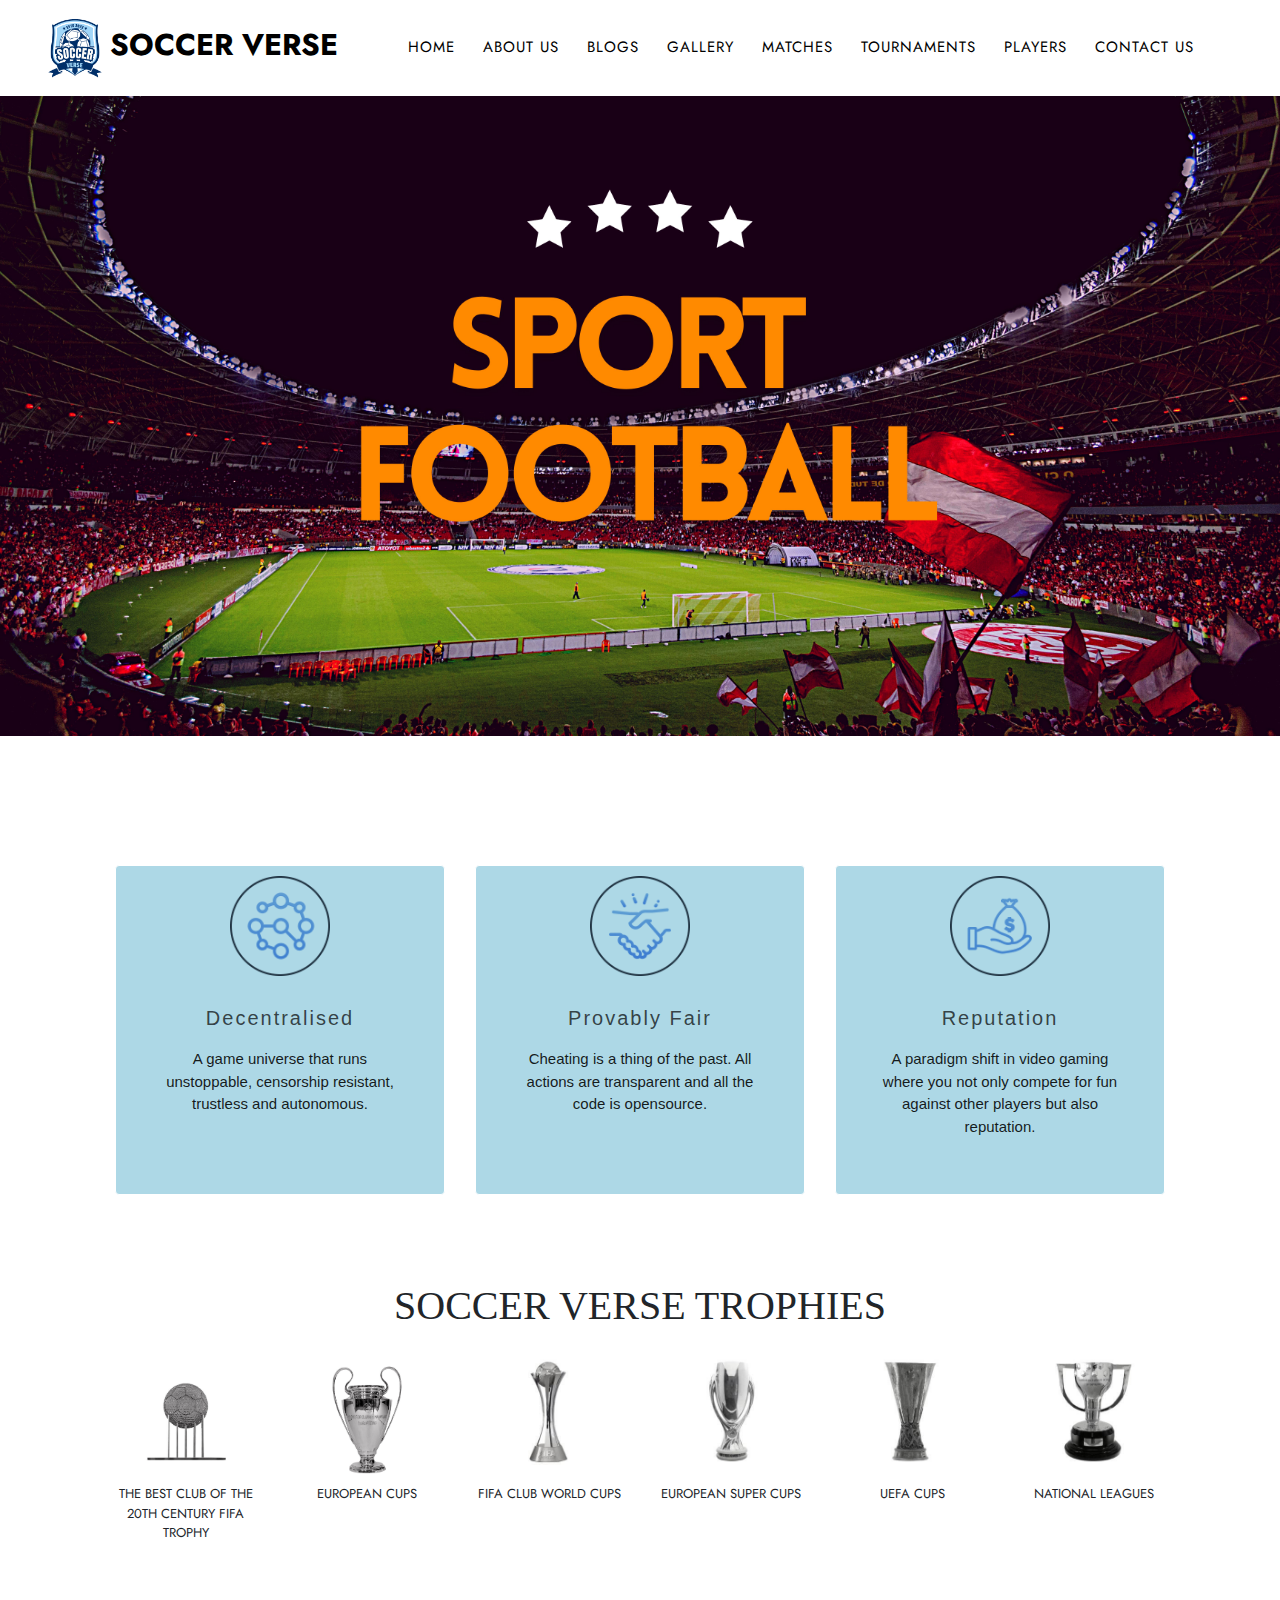
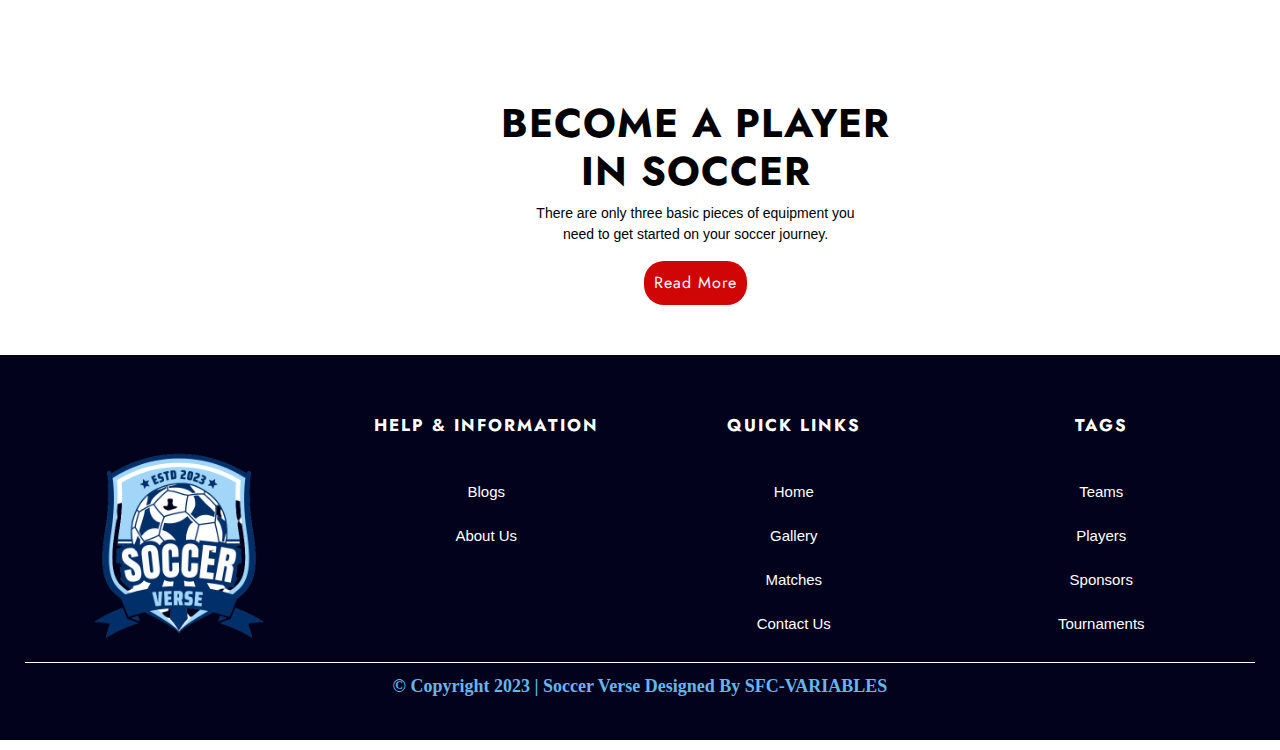
<file: index.html>
<!DOCTYPE html>
<html lang="en">
<head>
    <meta charset="UTF-8">
    <meta name="viewport" content="width=device-width, initial-scale=1.0">
    <title>Scoore Verse</title>
    <link rel="icon" href="Images/logo/logo-1.png" type="image/x-icon">
<!-- external css link -->
<link rel="stylesheet" href="css/index.css">
<!-- external css link -->
<!-- for css -->
<link rel="stylesheet" href="https://cdn.jsdelivr.net/npm/bootstrap@4.0.0/dist/css/bootstrap.min.css" integrity="sha384-Gn5384xqQ1aoWXA+058RXPxPg6fy4IWvTNh0E263XmFcJlSAwiGgFAW/dAiS6JXm" crossorigin="anonymous">
<!-- for css -->
<!-- for js -->
<script src="https://code.jquery.com/jquery-3.2.1.slim.min.js" integrity="sha384-KJ3o2DKtIkvYIK3UENzmM7KCkRr/rE9/Qpg6aAZGJwFDMVNA/GpGFF93hXpG5KkN" crossorigin="anonymous"></script>
<script src="https://cdn.jsdelivr.net/npm/popper.js@1.12.9/dist/umd/popper.min.js" integrity="sha384-ApNbgh9B+Y1QKtv3Rn7W3mgPxhU9K/ScQsAP7hUibX39j7fakFPskvXusvfa0b4Q" crossorigin="anonymous"></script>
<script src="https://cdn.jsdelivr.net/npm/bootstrap@4.0.0/dist/js/bootstrap.min.js" integrity="sha384-JZR6Spejh4U02d8jOt6vLEHfe/JQGiRRSQQxSfFWpi1MquVdAyjUar5+76PVCmYl" crossorigin="anonymous"></script>
 <!-- for js -->
<!-- google fonts cdn -->
 <link rel="preconnect" href="https://fonts.googleapis.com">
 <link rel="preconnect" href="https://fonts.gstatic.com" crossorigin>
 <link href="https://fonts.googleapis.com/css2?family=Jost&family=Tilt+Prism&display=swap" rel="stylesheet">
 <!-- google fonts cdn -->
 <link rel="stylesheet" href="css/animation.css">
</head>
<body class="body" >
    <!-- navbar  -->
<nav class="navbar navbar-expand-lg navbar-light">
    <a class="navbar-brand" id="icon"href="index.html"><img src="Images/logo/logo-1.png" style="height: 70px;" alt="">soccer verse</span></a>
    <button class="navbar-toggler" type="button" data-toggle="collapse" data-target="#navbarNavAltMarkup" aria-controls="navbarNavAltMarkup" aria-expanded="false" aria-label="Toggle navigation">
      <span class="navbar-toggler-icon"></span>
    </button>
    <div class="collapse navbar-collapse " id="navbarNavAltMarkup">
      <div class="navbar-nav" id="items">
        <a class="nav-item nav-link" id="nav" href="index.html">home</a>
        <a class="nav-item nav-link" id="nav"  href="about.html">about us</a>
        <a class="nav-item nav-link" id="nav"  href="blogs.html">blogs</a>
        <a class="nav-item nav-link" id="nav"  href="gallery.html">gallery</a>
        <a class="nav-item nav-link" id="nav"  href="matches.html">matches</a>
        <a class="nav-item nav-link" id="nav"  href="tournaments.html">tournaments</a>
        <a class="nav-item nav-link" id="nav"  href="players.html">players</a>
        <a class="nav-item nav-link" id="nav"  href="contact-us.html">contact us</a>
      
      </div>
    </div>
  </nav>
<!-- navbar  -->

<!-- banner -->
<div id="carouselExampleSlidesOnly" class="carousel slide" data-ride="carousel">
  <div class="carousel-inner" id="banner">
    <div class="carousel-item active">
      <img class="d-block w-100" src="Images/banners/home.jpg" alt="First slide">
    </div>
  </div>
</div>
<!-- banner -->

<!-- Top Button starts -->
<button onclick="topFunction()" id="myBtn" title="Go to top">Back To Top</button>
<!-- top button script starts -->
<script>

let mybutton = document.getElementById("myBtn");


window.onscroll = function() {scrollFunction()};

function scrollFunction() {
if (document.body.scrollTop > 20 || document.documentElement.scrollTop > 20) {
  mybutton.style.display = "block";
} else {
  mybutton.style.display = "none";
}
}


function topFunction() {
document.body.scrollTop = 0;
document.documentElement.scrollTop = 0;
}
</script>

<!-- top button script ends -->

<!-- Top button ends  -->

<!-- heading -->
<div class="container">
  <div class="col-sm-12">
    <h1></h1>
  </div>
</div>
<!-- heading -->
<!-- /* home cards */ -->
<div class="card-deck " id="second-container">
  <div class="card wow fadeInUp col-md-4" id="container-child">
    <img class="card-img-top" src="Images/home cards/decentralised.png" alt="Card image cap">
    <div class="card-body">
      <h2>decentralised</h2>
      <p>A game universe that runs unstoppable, censorship resistant, trustless and autonomous.</p>
    </div>
  </div>

  <div class="card wow fadeInUp col-md-4" id="container-child">
    <img class="card-img-top" src="Images/home cards/provably fair.png" alt="Card image cap">
    <div class="card-body">
   <h2>provably fair</h2>
   <p>Cheating is a thing of the past. All actions are transparent and all
    the code is opensource.</p>      
    </div>
   
  </div>
  <div class="card wow fadeInUp col-md-4" id="container-child">
    <img class="card-img-top" src="Images/home cards/reputation.png" alt="Card image cap">
    <div class="card-body">
    <h2>reputation</h2>
    <p>
      A paradigm shift in video gaming where
you not only compete for fun against other players but also reputation.</p>  
    </div>         
  </div>
</div>
<!-- /* home cards */ -->

<div class="container-fluid" id="trophys-parent">
  <div class="row" id="trophys-child-1">
    <div class="col-sm-12">
      <h1>soccer verse trophies</h1>
    </div>
  </div>
  <center><div class="row" id="trophys-child-2" >
    <div class="col-sm-2 col-md-2">
      <img src="Images/Football Honours/1.jpg" alt="">
      <p>
        THE BEST CLUB OF THE 20TH CENTURY FIFA TROPHY</p>

    </div>
    <div class="col-sm-2 col-md- 2">
      <img src="Images/Football Honours/2.jpg" alt="">
      <p>EUROPEAN CUPS</p>

    </div>
    <div class="col-sm-2 col-md-2">
      <img src="Images/Football Honours/3.jpg" alt="">
      <p>FIFA CLUB WORLD CUPS
      </p>

    </div>
    <div class="col-sm-2 col-md-2">
      <img src="Images/Football Honours/4.jpg" alt="">
      <p>EUROPEAN SUPER CUPS</p>

    </div>
    <div class="col-sm-2 col-md-2">
      <img src="Images/Football Honours/5.jpg" alt="">
      <p>UEFA CUPS</p>

    </div>
    <div class="col-sm-2 col-md-2">
      <img src="Images/Football Honours/6.jpg" alt="">
      <p>NATIONAL LEAGUES</p>
    </div>
      </div></center>   
    </div>
    
    

<div class="container" id="player-parent">
  <div class="row" id="player-child">
    <div class="col-sm-12" id="child-1">
       <center><h2>become a player
        <br>
        in soccer
       </h2>
       <p>There are only three basic pieces of equipment you <br> need to get started on your soccer journey.</p>
       <button><a href="contact-us.html"> read more</a></button></center>
    </div>

  </div>
</div>







     
<!-- footer -->
<div class="container-fluid" id="footer">
  <div class="row" id="footer-row">
    <div class="col-lg-3 col-md-12" id="footer-div-1">
      <center><img src="Images/logo/logo-1.png" alt=""></center>
     
  
    </div>
    <div class="col-lg-3 col-md-4" id="footer-div-2">
      <h2>Help & Information</h2>
      <ul>
        <li> <a href="blogs.html">Blogs</a></li>  
        <li><a href="about.html">About Us</a></li>   
      </ul>
  </div>
  <div class="col-lg-3 col-md-4" id="footer-div-3">
    <h2>Quick Links</h2>
    <ul>
      <li><a href="index.html">home</a></li>
      <li><a href="gallery.html">gallery</a></li>
      <li><a href="matches.html">matches</a></li>
      <li><a href="contact-us.html">contact us</a></li>

    </ul>
  </div>
  <div class="col-lg-3 col-md-4" id="footer-div-4">
    <h2>tags</h2>
    <ul>
 
      <li><a href="teams.html">teams</a></li>
      <li><a href="players.html">players</a></li>
      <li><a href="sponsors.html">sponsors</a></li>
      <li><a href="tournaments.html">tournaments</a></li>
     
      </ul>
    </div>
  </div>
  <div class="col-sm-md-lg-12" id="copyrights">

    © Copyright 2023 | Soccer Verse Designed By SFC-VARIABLES

   </div>
  </div>

<!-- footer -->

<script src="js/wow.js"></script>
<script>
 new WOW().init();
</script>

</body>
</html>
</file>
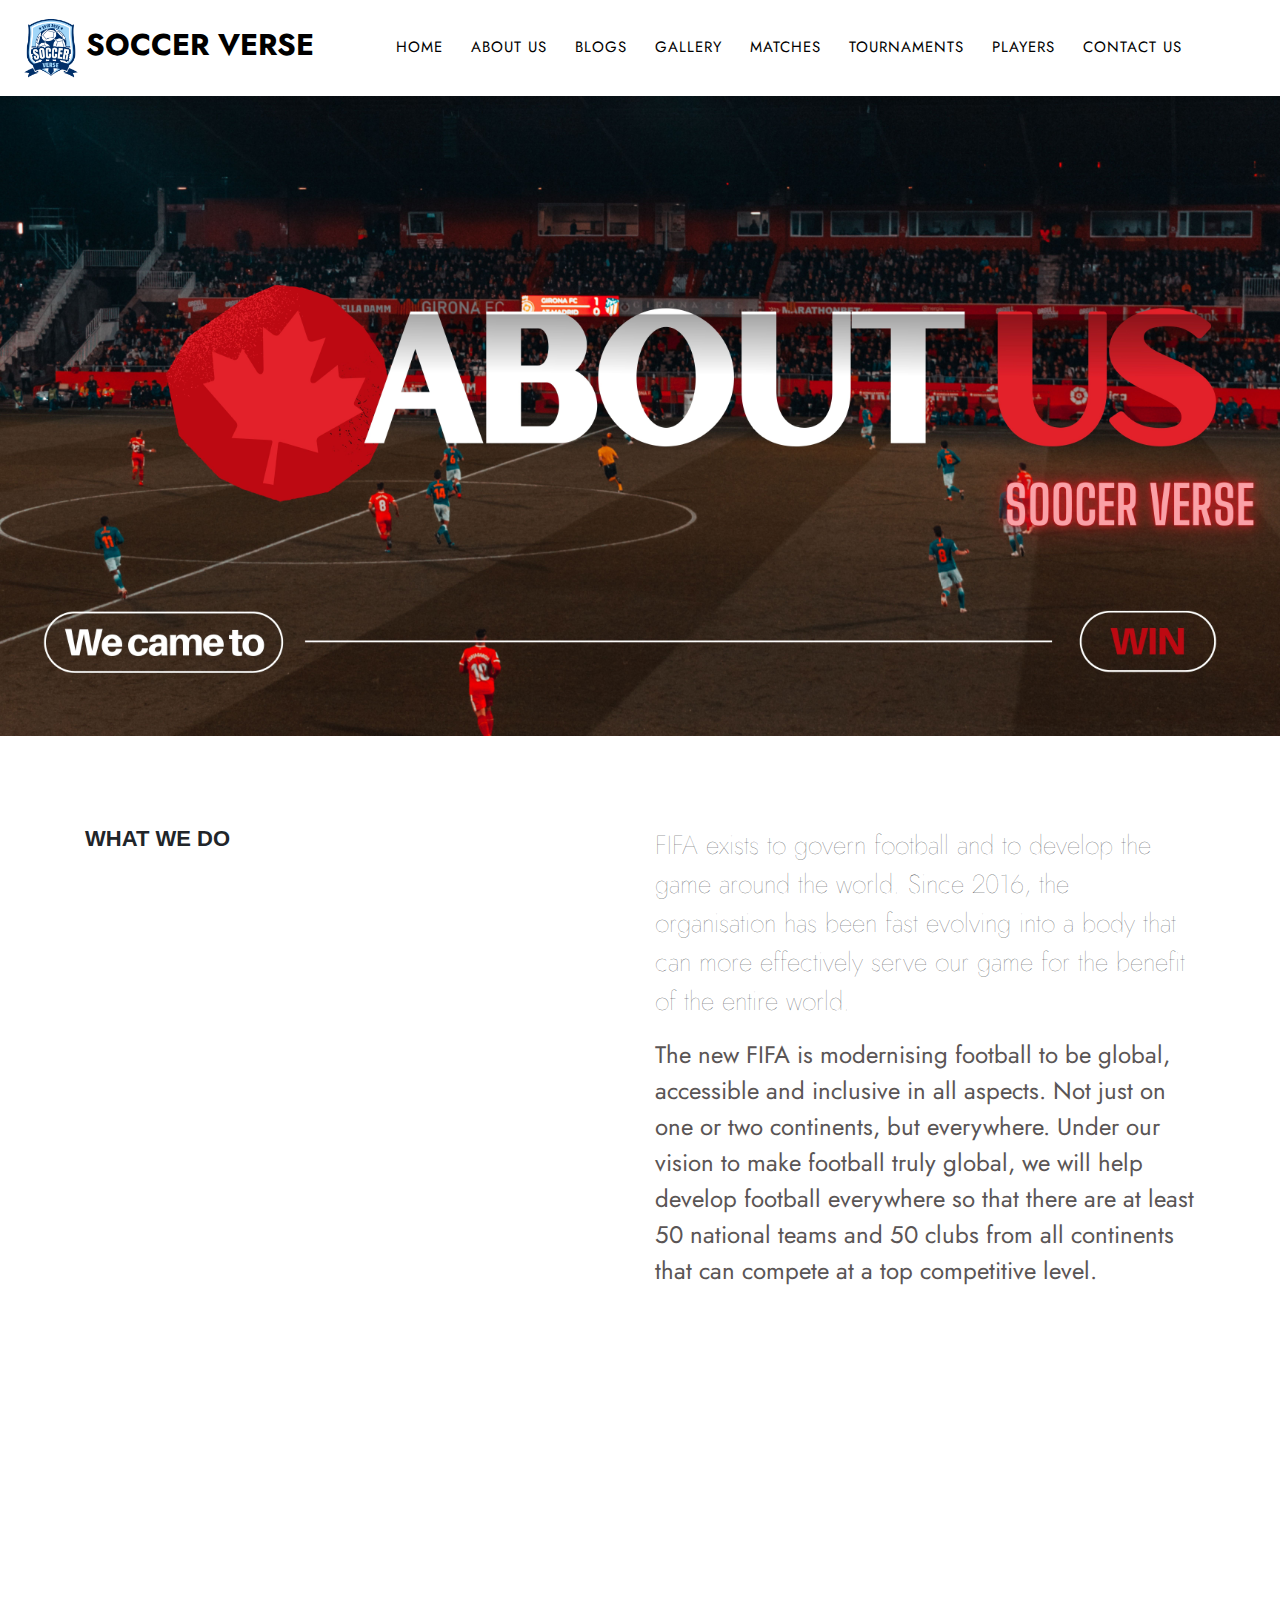
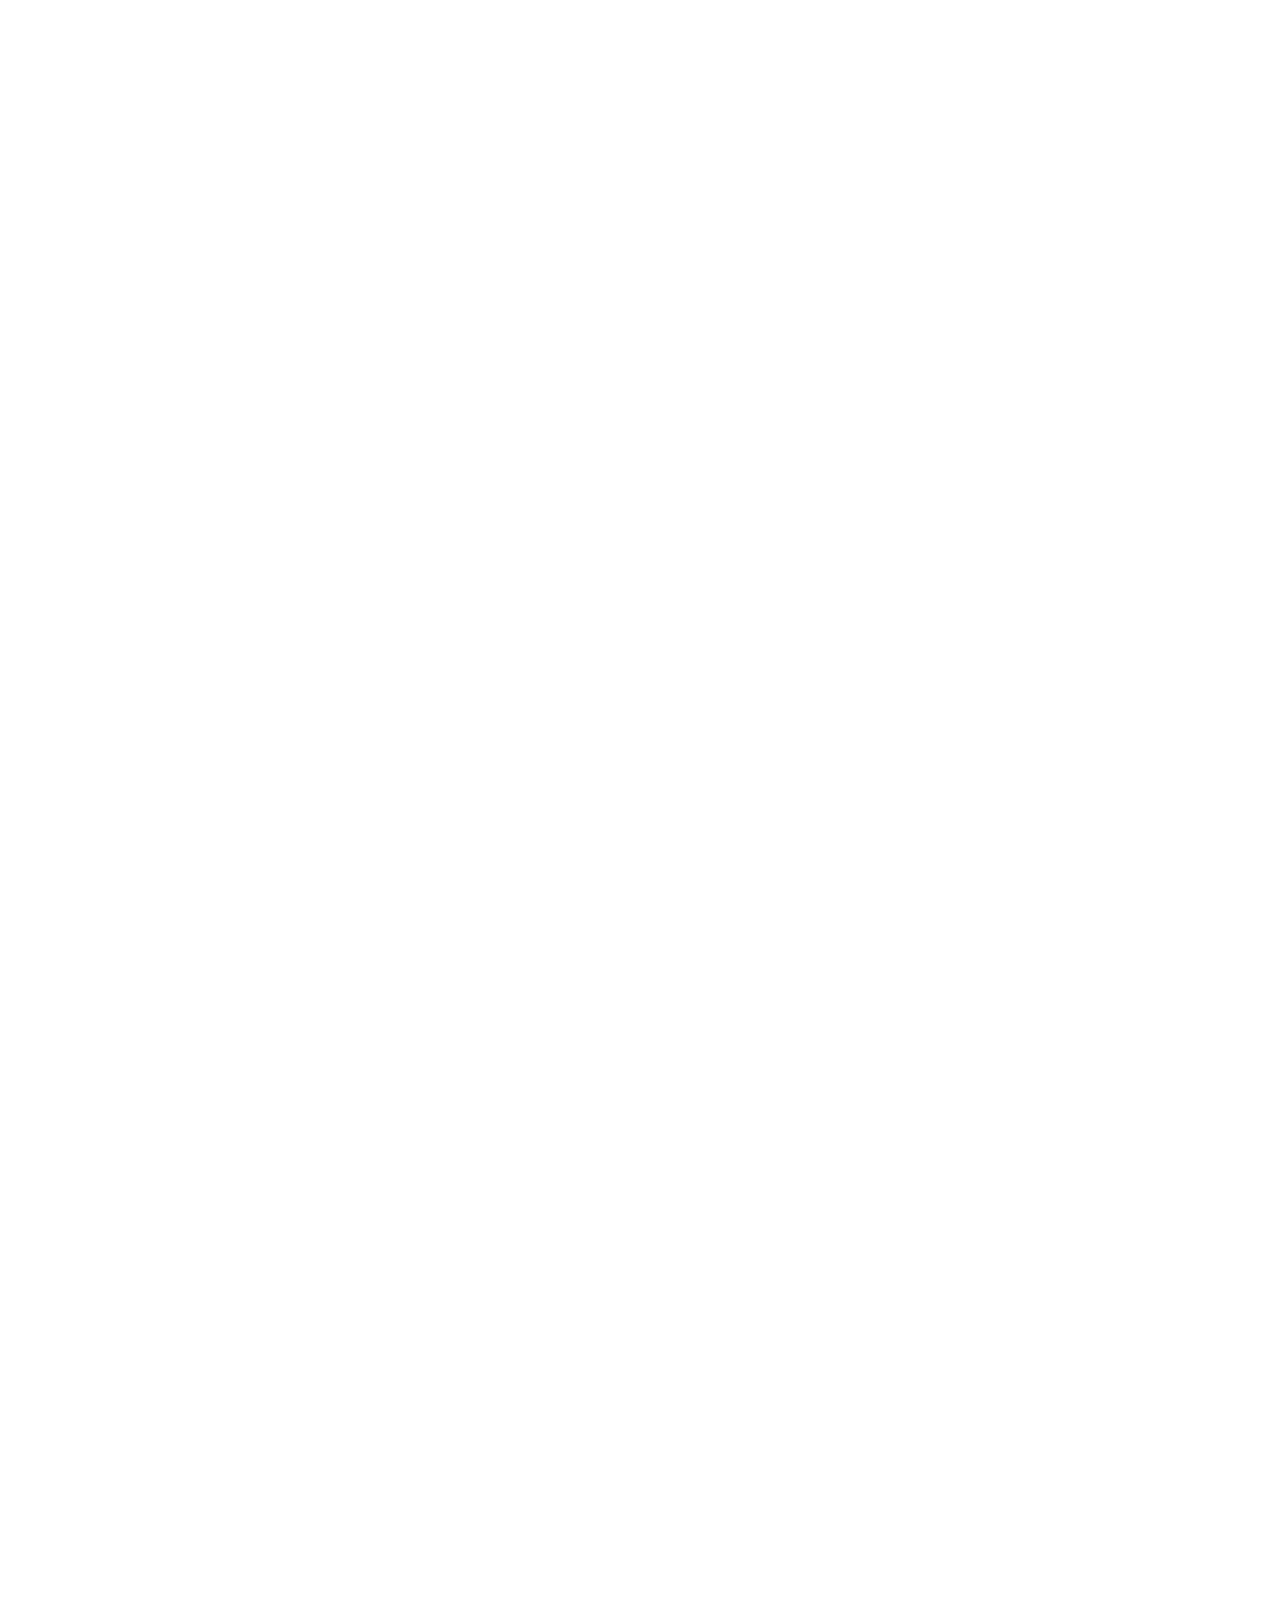
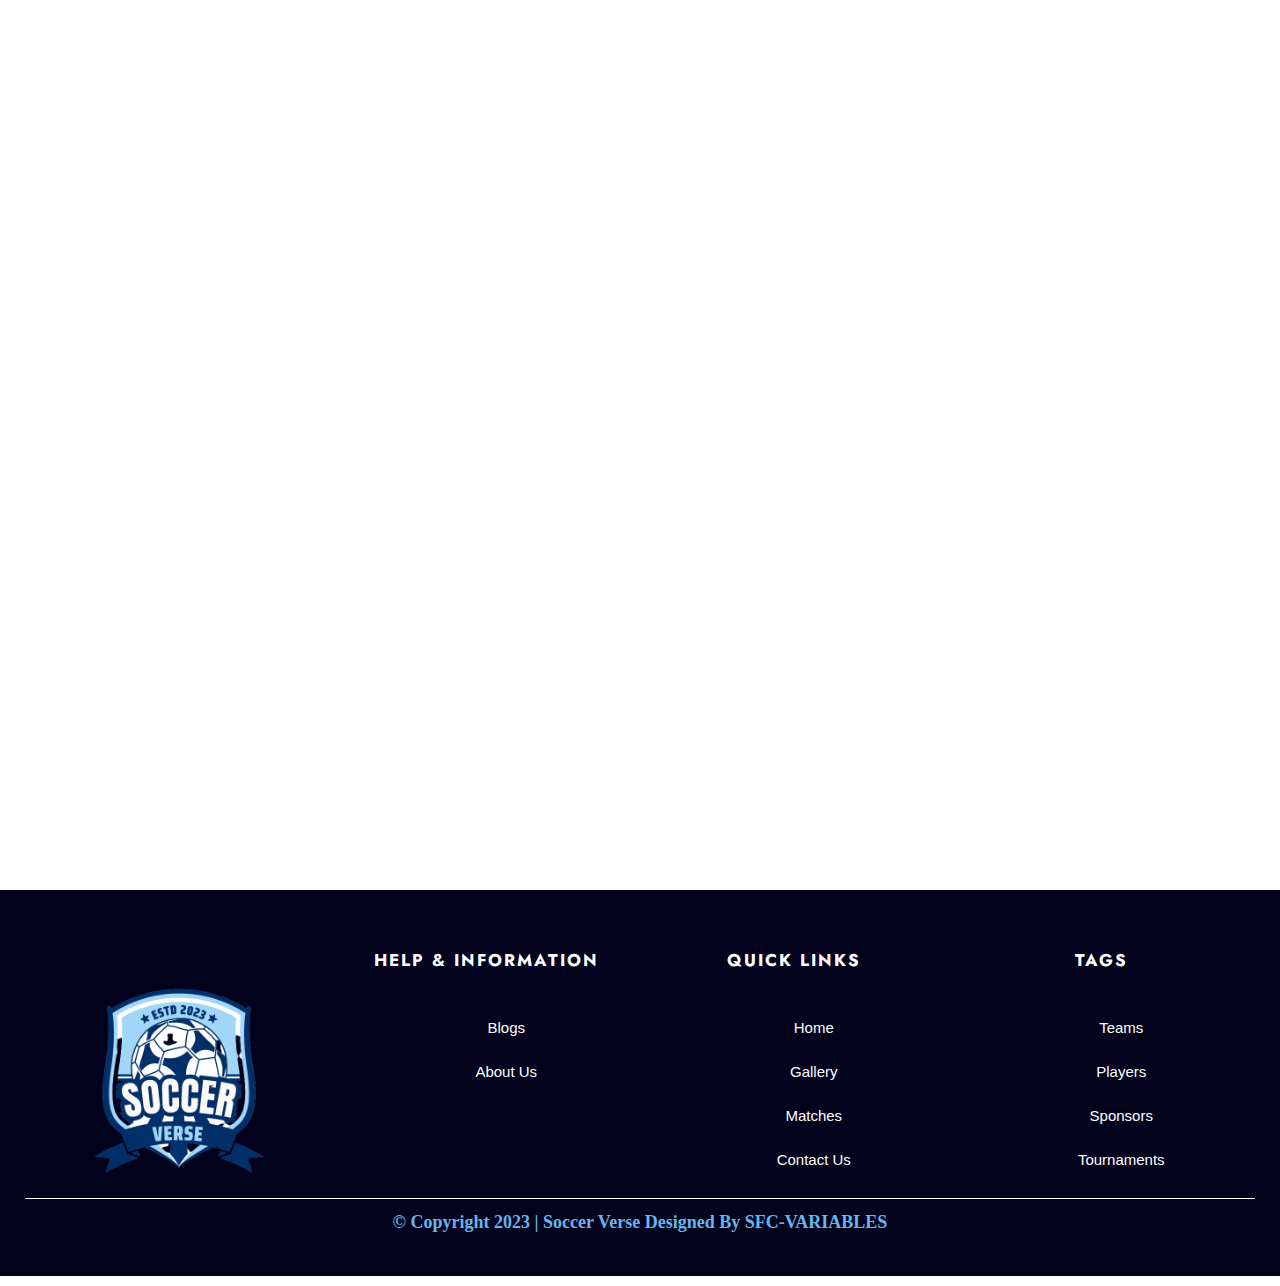
<file: about.html>
<!DOCTYPE html>
<html lang="en">
<head>
    <meta charset="UTF-8">
    <meta name="viewport" content="width=device-width, initial-scale=1.0">
    <title>About</title>
    <link rel="icon" href="Images/logo/logo-1.png" type="image/x-icon">
    <!-- external css link -->
<link rel="stylesheet" href="css/about.css">
<!-- external css link -->
<!-- for css -->
<link rel="stylesheet" href="https://cdn.jsdelivr.net/npm/bootstrap@4.0.0/dist/css/bootstrap.min.css" integrity="sha384-Gn5384xqQ1aoWXA+058RXPxPg6fy4IWvTNh0E263XmFcJlSAwiGgFAW/dAiS6JXm" crossorigin="anonymous">
<!-- for css -->
<!-- for js -->
<script src="https://code.jquery.com/jquery-3.2.1.slim.min.js" integrity="sha384-KJ3o2DKtIkvYIK3UENzmM7KCkRr/rE9/Qpg6aAZGJwFDMVNA/GpGFF93hXpG5KkN" crossorigin="anonymous"></script>
<script src="https://cdn.jsdelivr.net/npm/popper.js@1.12.9/dist/umd/popper.min.js" integrity="sha384-ApNbgh9B+Y1QKtv3Rn7W3mgPxhU9K/ScQsAP7hUibX39j7fakFPskvXusvfa0b4Q" crossorigin="anonymous"></script>
<script src="https://cdn.jsdelivr.net/npm/bootstrap@4.0.0/dist/js/bootstrap.min.js" integrity="sha384-JZR6Spejh4U02d8jOt6vLEHfe/JQGiRRSQQxSfFWpi1MquVdAyjUar5+76PVCmYl" crossorigin="anonymous"></script>
 <!-- for js -->
<!-- google fonts cdn -->
 <link rel="preconnect" href="https://fonts.googleapis.com">
 <link rel="preconnect" href="https://fonts.gstatic.com" crossorigin>
 <link href="https://fonts.googleapis.com/css2?family=Jost&family=Tilt+Prism&display=swap" rel="stylesheet">
 <!-- google fonts cdn -->
 <link rel="stylesheet" href="css/animation.css">

 <link rel="stylesheet" href="https://cdnjs.cloudflare.com/ajax/libs/font-awesome/4.7.0/css/font-awesome.min.css">
</head>
<body class="body">
  <nav class="navbar navbar-expand-lg navbar-light">
      <a class="navbar-brand" id="icon" href="index.html"><img src="Images/logo/logo-1.png" style="height: 70px;" alt="">soccer verse</span></a>
      <button class="navbar-toggler" type="button" data-toggle="collapse" data-target="#navbarNavAltMarkup" aria-controls="navbarNavAltMarkup" aria-expanded="false" aria-label="Toggle navigation">
        <span class="navbar-toggler-icon"></span>
      </button>
      <div class="collapse navbar-collapse " id="navbarNavAltMarkup">
        <div class="navbar-nav" id="items">
          <a class="nav-item nav-link" id="nav" href="index.html">home</a>
          <a class="nav-item nav-link" id="nav"  href="about.html">about us</a>
          <a class="nav-item nav-link" id="nav"  href="blogs.html">blogs</a>
          <a class="nav-item nav-link" id="nav"  href="gallery.html">gallery</a>
          <a class="nav-item nav-link" id="nav"  href="matches.html">matches</a>
          <a class="nav-item nav-link" id="nav"  href="tournaments.html">tournaments</a>
          <a class="nav-item nav-link" id="nav"  href="players.html">players</a>
          <a class="nav-item nav-link" id="nav"  href="contact-us.html">contact us</a>
          
        </div>
      </div>
    </nav>
    <!-- navbar  -->
    <!-- banner -->
<div id="carouselExampleSlidesOnly" class="carousel slide" data-ride="carousel">
  <div class="carousel-inner" id="banner">
    <div class="carousel-item active">
      <img class="d-block w-100" src="Images/banners/about.jpg" alt="First slide">
    </div>
  </div>
</div>
<!-- banner -->

<!-- Top Button starts -->
<button onclick="topFunction()" id="myBtn" title="Go to top">Back To Top</button>
<!-- top button script starts -->
<script>

let mybutton = document.getElementById("myBtn");


window.onscroll = function() {scrollFunction()};

function scrollFunction() {
if (document.body.scrollTop > 20 || document.documentElement.scrollTop > 20) {
  mybutton.style.display = "block";
} else {
  mybutton.style.display = "none";
}
}


function topFunction() {
document.body.scrollTop = 0;
document.documentElement.scrollTop = 0;
}
</script>

<!-- top button script ends -->
<!-- Top button ends  -->


<!-- what-do -->
    <div class="container wow fadeInUp" id="about-parent">
      <div class="row" id="parent">
        <div class="col-sm-6" id="child-1">
        <h4>what we do</h4>
        </div>
        <div class="col-sm-6" id="child-2">
        <p>FIFA exists to govern football and to develop the game around the world. Since 2016, the organisation has been fast evolving into a body that can more effectively serve our game for the benefit of the entire world. </p>
        <small>
          The new FIFA is modernising football to be global, accessible and inclusive in all aspects. Not just on one or two continents, but everywhere.
          
          Under our vision to make football truly global, we will help develop football everywhere so that there are at least 50 national teams and 50 clubs from all continents that can compete at a top competitive level.</small>
        </div>
      </div>
    </div>
    <!-- what-do -->
    <!-- history -->
    <div class="container wow fadeInUp" id="history-parent">
      <div class="row">
        <div class="col-sm-12" id="history-heading">
          <h2>football history</h2>
          <center><img src="Images/banners/history.jpg" alt=""></center>
          <p>The most admitted story tells that the game was developed in England in the 12th century. In this century, games that resembled football were played on meadows and roads in England. Besides from kicks, the game involved also punches of the ball with the fist. This early form of football was also much more rough and violent than the modern way of playing.
          <br><br>
            An important feature of the forerunners to football was that the games involved plenty of people and took place over large areas in towns (an equivalent was played in Florence from the 16th century where it was called Calcio). The rampage of these games would cause damage on the town and sometimes death to the participants. These would be among the reasons for the proclamations against the game that finally was forbidden for several centuries. But the football-like games would return to the streets of London in the 17th century. It would be forbidden again in 1835, but at this stage the game had been established in the public schools.
            <br><br>
            It took, however, long time until the features of today’s football had been taken into practice. For a long time there was no clear distinction between football and rugby. There were also many variations concerning the size of the ball, the number of players and the length of a match.
            <br><br>
            The game was often played in schools and two of the predominant schools were Rugby and Eton. At Rugby the rules included the possibility to take up the ball with the hands and the game we today know as rugby has its origin from here. At Eton on the other hand the ball was played exclusively with the feet and this game can be seen as a close predecessor to the modern football. The game in Rugby was called “the running game” while the game in Eton was called “the dribbling game”.
            <br><br>
            An attempt to create proper rules for the game was done at a meeting in Cambridge in 1848, but a final solution to all questions of rules was not achieved. Another important event in the history of football came about in 1863 in London when the first Football association was formed in England. It was decided that carrying the ball with the hands wasn't allowed. The meeting also resulted in a standardization of the size and weight of the ball. A consequence of the London meeting was that the game was divided into two codes: association football and rugby.
            <br><br>
            The game would, however, continue to develop for a long time and there was still much flexibility concerning the rules. For one thing, the number of players on the pitch could vary. Neither were uniforms used to distinguish the appearance of the teams. It was also common with players wearing caps – the header was yet to be a part of the game yet. Further reading: The development of football rules.
            <br><br>
            Another important difference at this stage could be noticed between English and Scottish teams. Whereas the English teams preferred to run forward with the ball in a more rugby fashion, the Scottish chose to pass the ball between their players. It would be the Scottish approach that soon became predominant.
            <br><br>
            The sport was at first an entertainment for the British working class. Unprecedented amounts of spectators, up to 30,000, would see the big matches in the late 19th century. The game would soon expand by British peoples who traveled to other parts of the world and as a result to the British colonization efforts. Especially in South America and India would the interest in football become big.</p>
        </div>
      </div>
    </div>
    <!-- history -->
    <!-- heading -->
    <div class="container-fluid wow fadeInUp" id="latest-parent">
      <div class="row">
        <div class="col-sm-12" id="heading">
          <h2>latest soccer verse news</h2>
        </div>
      </div>
    </div>
 <!-- heading -->
  <!-- cards -->
    <div class="card-deck wow fadeInUp" id="cdh" >
  
      <div class="card  col-md-4"  id="cdh12" >
        <img class="card-img-top" id="imbs"  src="Images/latest page images/first-img.webp" alt="Card image cap">
         <small>social impact</small>
          <p>‘Football is for everyone’ - Amputee footballers display sublime skills at Unity Pitch</p>
          <small>10 Aug 2023</small>
        </div>
    
        <div class="card  col-md-4"  id="cdh12">
          <img class="card-img-top" id="imbs"  src="Images/latest page images/second-img.webp" alt="Card image cap">
          <small>social impact</small>
          <p>FIFA and United Nations join together to celebrate International Day of the World’s Indigenous Peoples</p>
          <small>9 Aug 2023</small>
          </div>
    
          <div class="card  col-md-4"  id="cdh12">
            <img class="card-img-top" id="imbs"  src="Images/latest page images/third-img.webp" alt="Card image cap">
            <small>women world cup</small>
            <p>Emerging female sports journalists empowered to shine during Australia & New Zealand 2023 </p>
            <small>9 Aug 2023</small>
            </div>
    
            <div class="card  col-md-4"  id="cdh12">
              <img class="card-img-top" id="imbs"  src="Images/latest page images/fourth-img.webp" alt="Card image cap">
              <small>women world cup</small>
              <p>Secretary General advocates for female empowerment at Power of Her Symposium</p>
              <small>9 Aug 2023</small>
              </div>
    
       </div>
        <!-- heading -->
        <!-- social-links -->
        <div class="container-fluid wow fadeInUp" id="social-parent">
          <div class="row" id="social-child-1">
            <div class="col-sm-12">
            
              <a href="#" class="fa fa-facebook"></a>
              <a href="#" class="fa fa-instagram"></a>
              <a href="#" class="fa fa-google"></a>
             </ul>
            </div>
          </div>
        </div>

        <!-- social-links -->
    <!-- footer -->
<div class="container-fluid" id="footer">
    <div class="row" id="footer-row">
      <div class="col-lg-3 col-md-12" id="footer-div-1">
        <center><img src="Images/logo/logo-1.png" alt=""></center>
       
    
      </div>
      <div class="col-lg-3 col-md-4" id="footer-div-2">
        <h2>Help & Information</h2>
        <ul>
            <li> <a href="blogs.html">Blogs</a></li>  
            <li><a href="about.html">About Us</a></li>   
        </ul>
    </div>
    <div class="col-lg-3 col-md-4" id="footer-div-3">
      <h2>Quick Links</h2>
      <ul>
        <li><a href="index.html">home</a></li>
        <li><a href="gallery.html">gallery</a></li>
        <li><a href="matches.html">matches</a></li>
        <li><a href="contact-us.html">contact us</a></li>
  
      </ul>
    </div>
    <div class="col-lg-3 col-md-4" id="footer-div-4">
      <h2>tags</h2>
      <ul>
     
        <li><a href="teams.html">teams</a></li>
        <li><a href="players.html">players</a></li>
        <li><a href="sponsors.html">sponsors</a></li>
        <li><a href="tournaments.html">tournaments</a></li>
       
        </ul>
      </div>
    </div>
    <div class="col-sm-md-lg-12" id="copyrights">

      © Copyright 2023 | Soccer Verse Designed By SFC-VARIABLES
  
     </div>
    </div>

  <!-- footer -->


  <script src="js/wow.js"></script>
  <script>
   new WOW().init();
  </script>
    
</body>
</html>
</file>
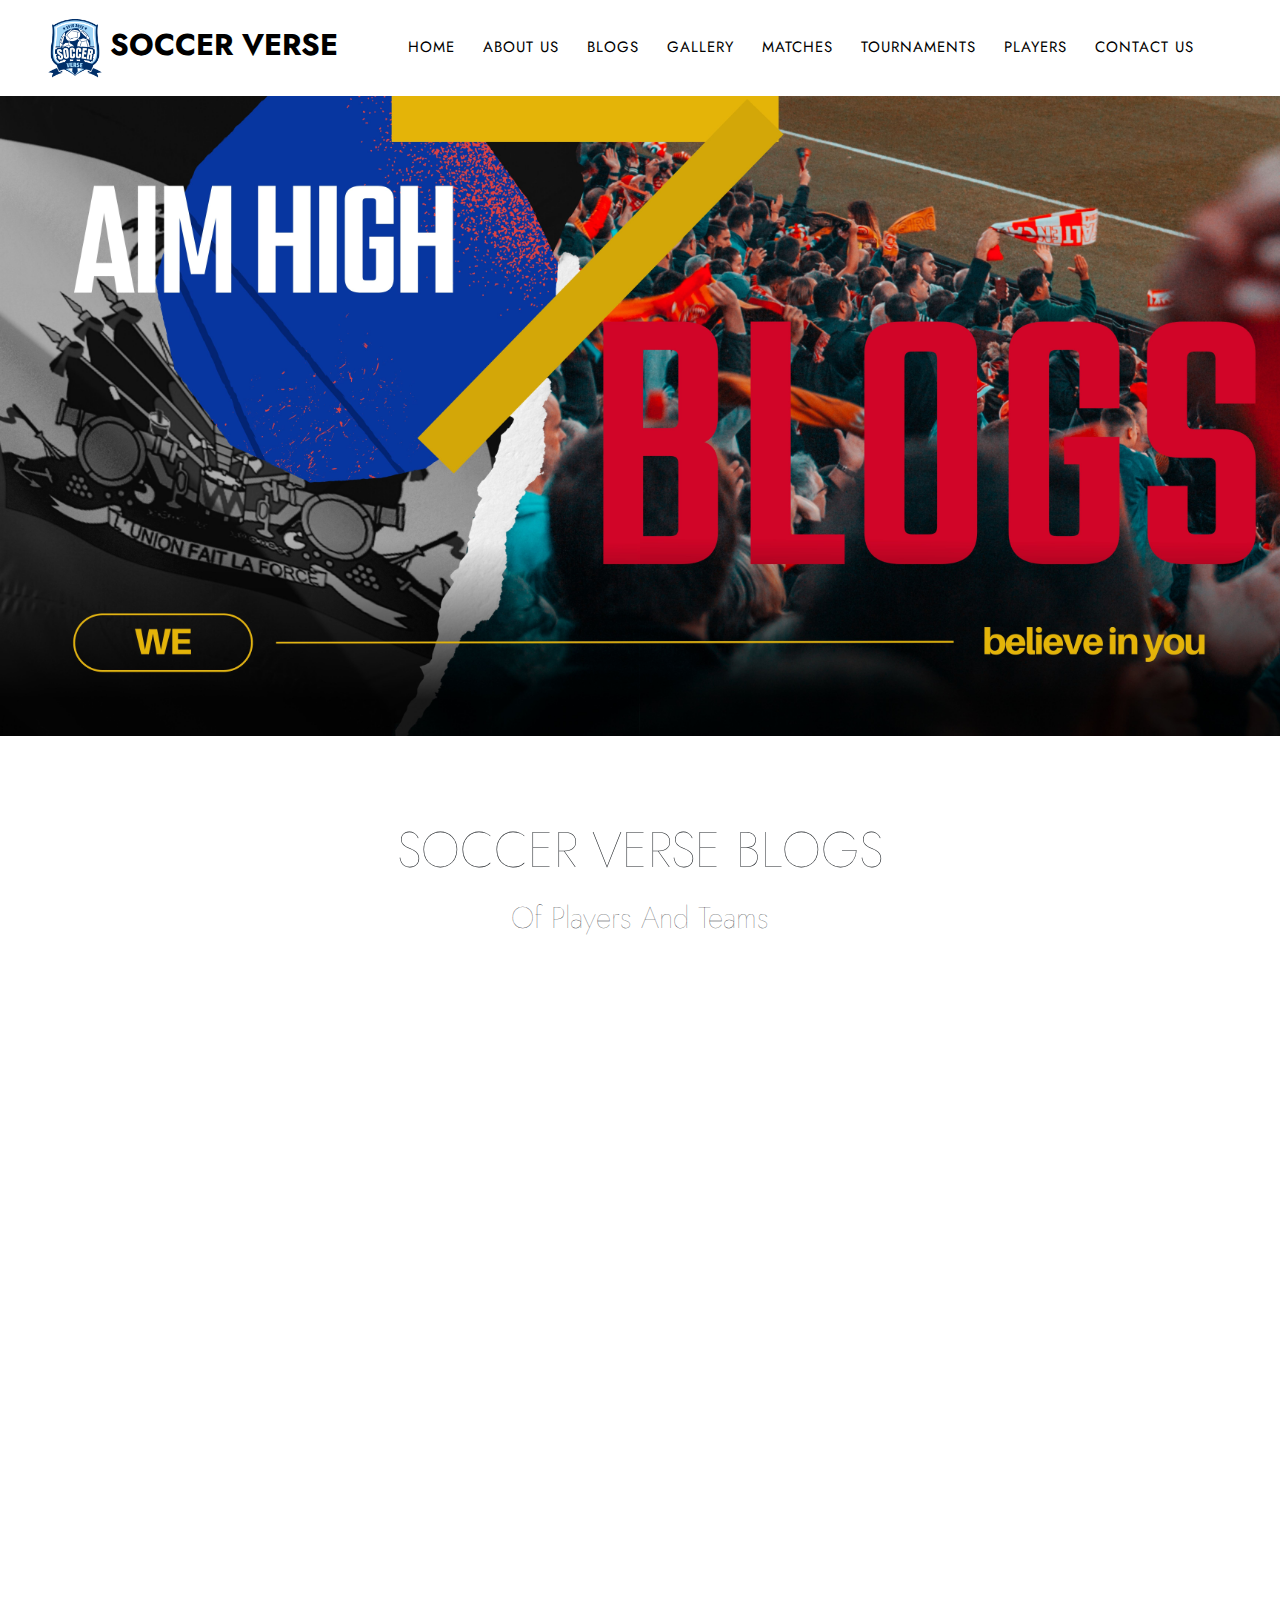
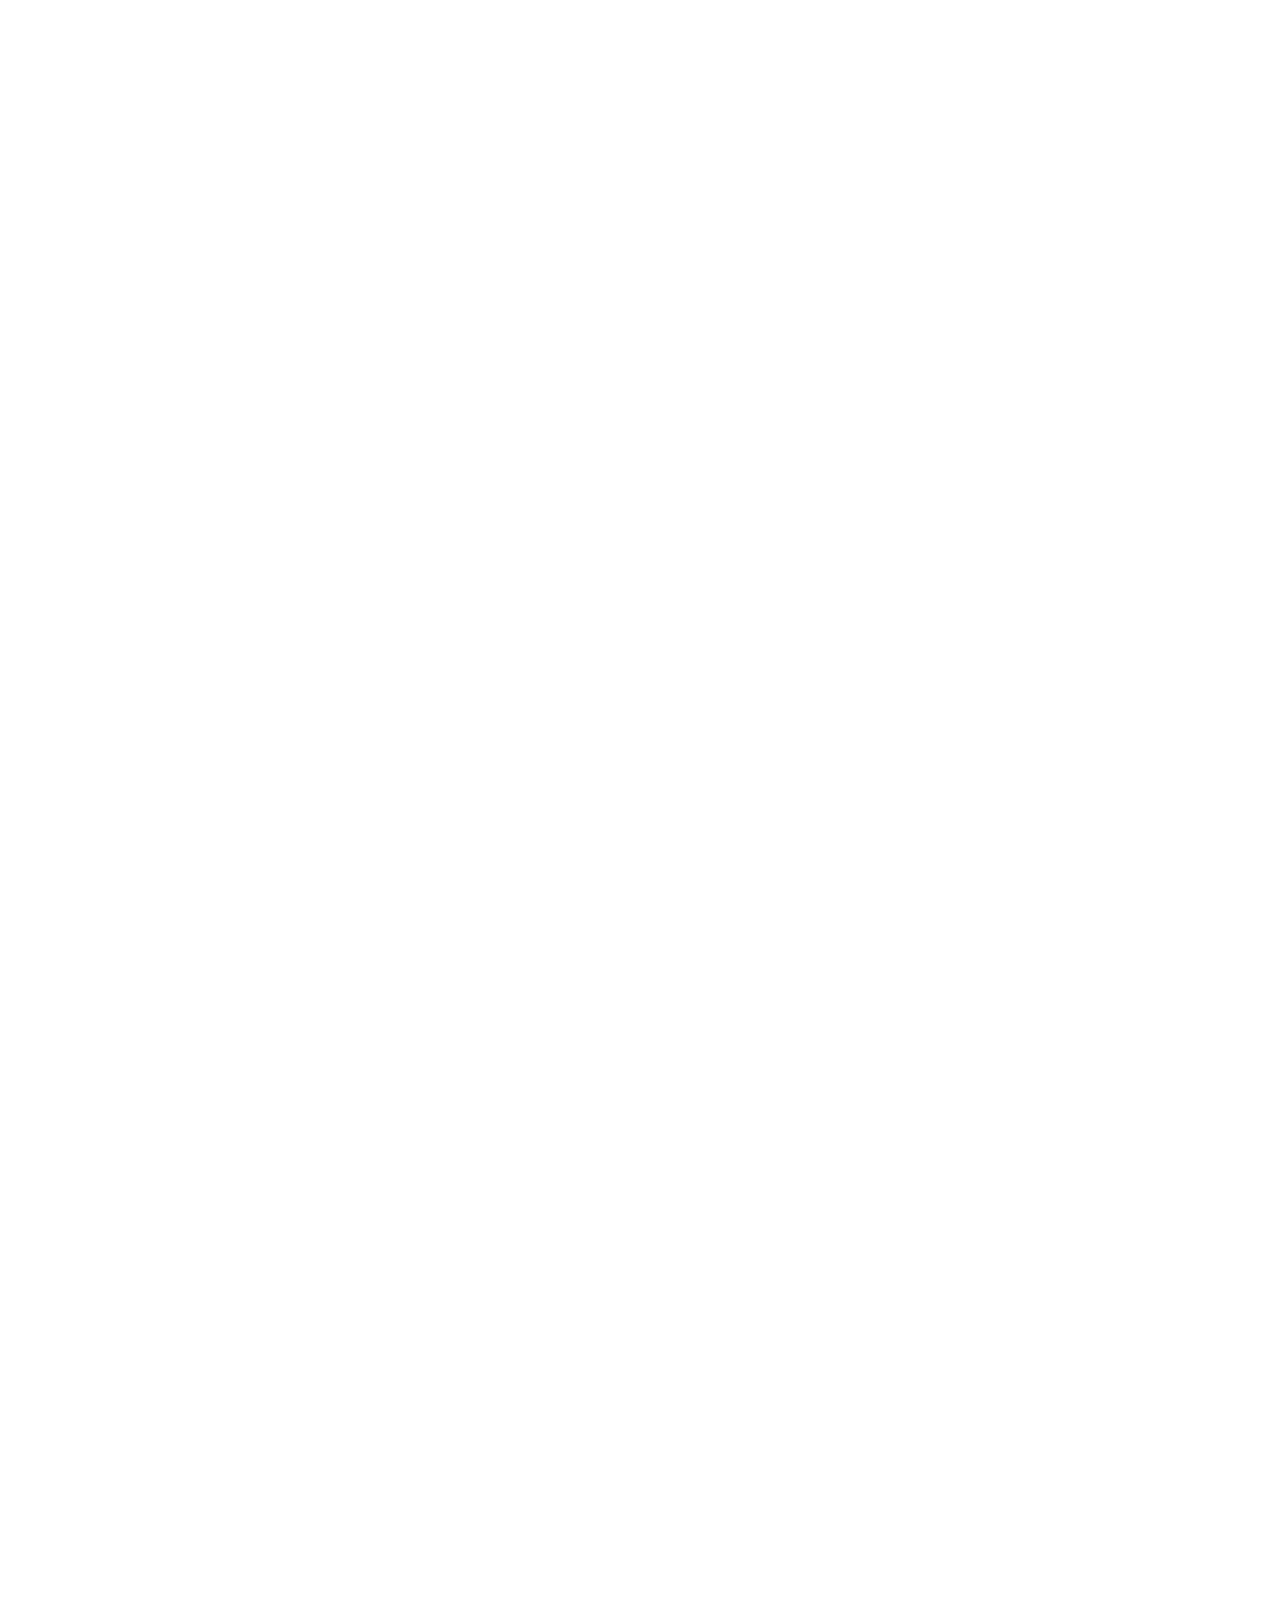
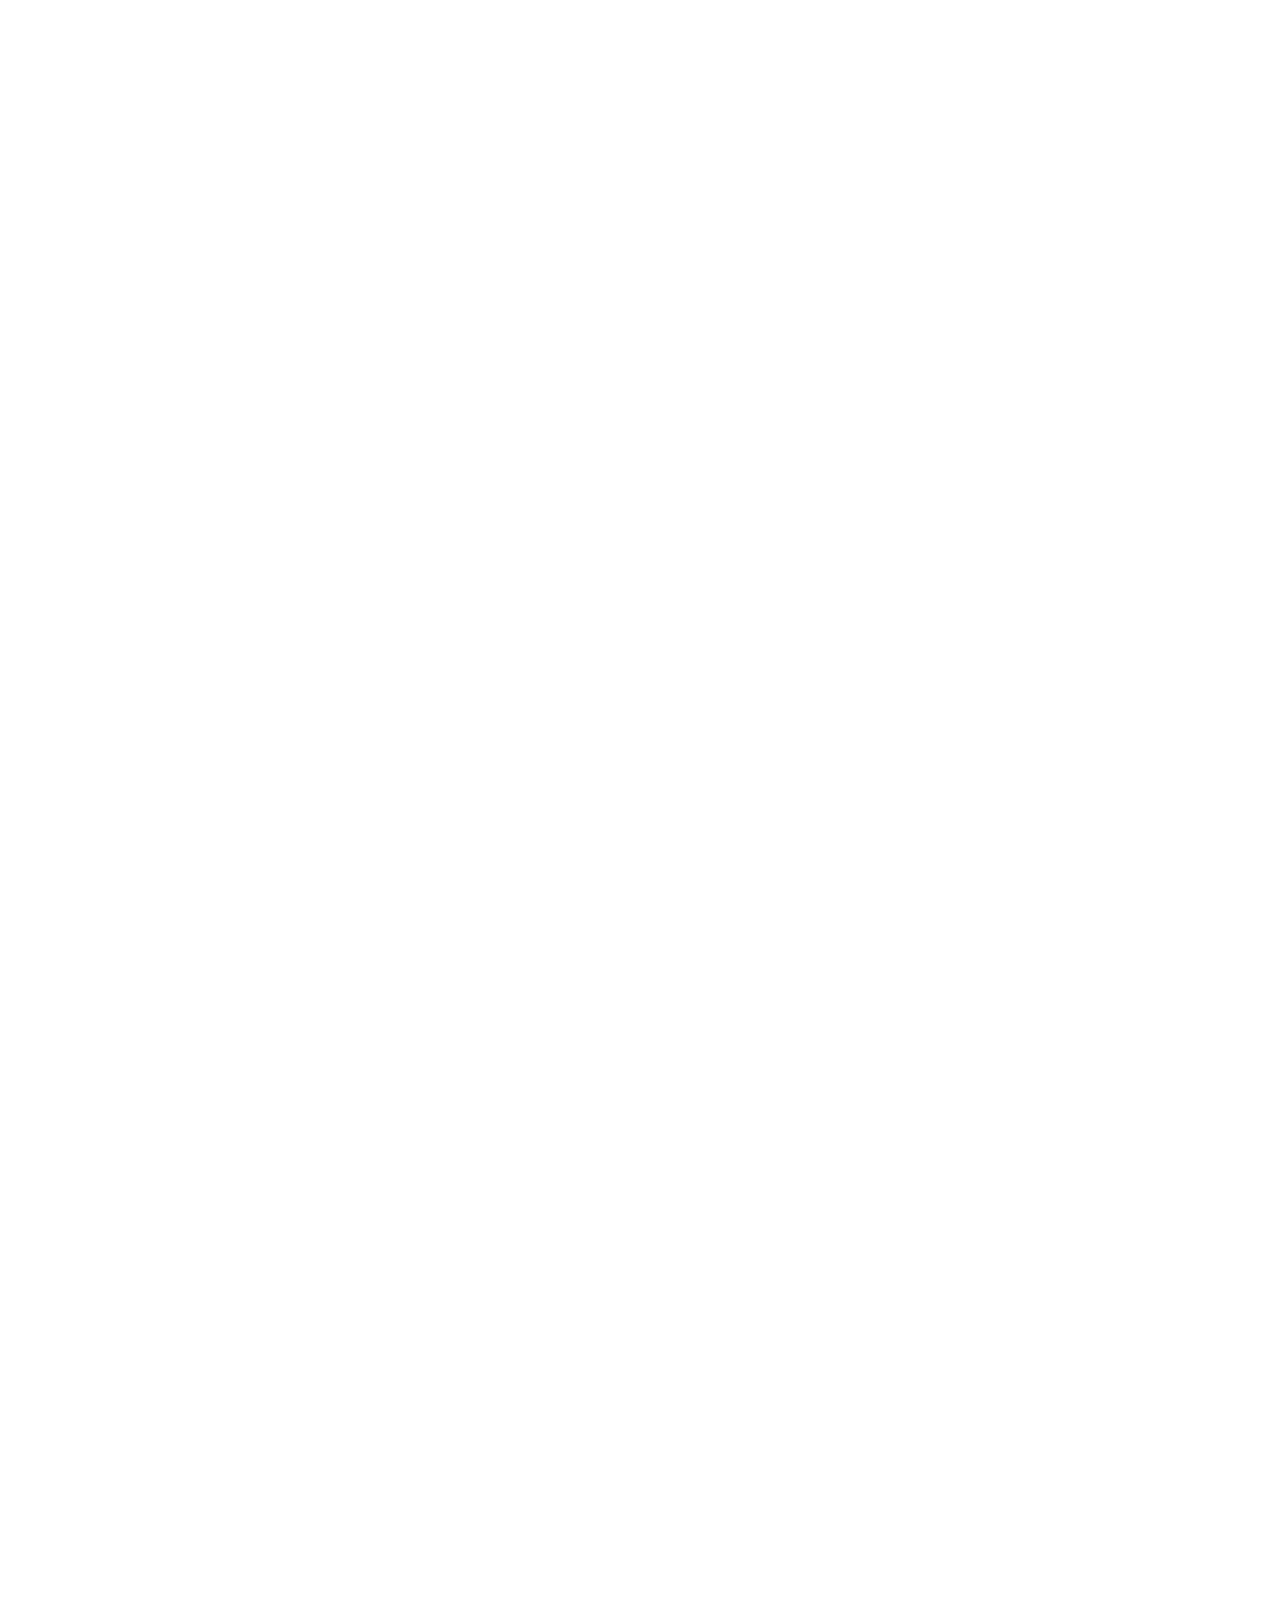
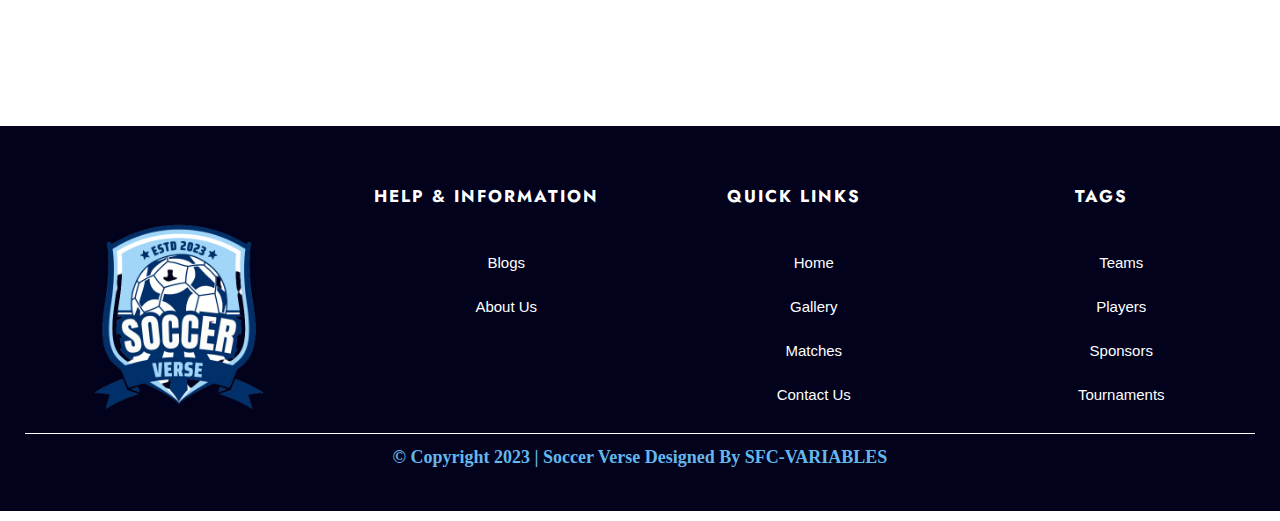
<file: blogs.html>
<!DOCTYPE html>
<html lang="en">
<head>
    <meta charset="UTF-8">
    <meta name="viewport" content="width=device-width, initial-scale=1.0">
    <title>Blogs</title>
    <link rel="icon" href="logo/logo-1.png" type="image/x-icon">
    <!-- external css link -->
<link rel="stylesheet" href="css/blogs.css">
<!-- external css link -->
<!-- for css -->
<link rel="stylesheet" href="https://cdn.jsdelivr.net/npm/bootstrap@4.0.0/dist/css/bootstrap.min.css" integrity="sha384-Gn5384xqQ1aoWXA+058RXPxPg6fy4IWvTNh0E263XmFcJlSAwiGgFAW/dAiS6JXm" crossorigin="anonymous">
<!-- for css -->
<!-- for js -->
<script src="https://code.jquery.com/jquery-3.2.1.slim.min.js" integrity="sha384-KJ3o2DKtIkvYIK3UENzmM7KCkRr/rE9/Qpg6aAZGJwFDMVNA/GpGFF93hXpG5KkN" crossorigin="anonymous"></script>
<script src="https://cdn.jsdelivr.net/npm/popper.js@1.12.9/dist/umd/popper.min.js" integrity="sha384-ApNbgh9B+Y1QKtv3Rn7W3mgPxhU9K/ScQsAP7hUibX39j7fakFPskvXusvfa0b4Q" crossorigin="anonymous"></script>
<script src="https://cdn.jsdelivr.net/npm/bootstrap@4.0.0/dist/js/bootstrap.min.js" integrity="sha384-JZR6Spejh4U02d8jOt6vLEHfe/JQGiRRSQQxSfFWpi1MquVdAyjUar5+76PVCmYl" crossorigin="anonymous"></script>
 <!-- for js -->
<!-- google fonts cdn -->
 <link rel="preconnect" href="https://fonts.googleapis.com">
 <link rel="preconnect" href="https://fonts.gstatic.com" crossorigin>
 <link href="https://fonts.googleapis.com/css2?family=Jost&family=Tilt+Prism&display=swap" rel="stylesheet">
 <!-- google fonts cdn -->
 <link rel="stylesheet" href="css/animation.css">
</head>
<body class="body">
    <nav class="navbar navbar-expand-lg navbar-light">
        <a class="navbar-brand" id="icon" href="index.html"><img src="Images/logo/logo-1.png" style="height: 70px;" alt="">soccer verse</span></a>
        <button class="navbar-toggler" type="button" data-toggle="collapse" data-target="#navbarNavAltMarkup" aria-controls="navbarNavAltMarkup" aria-expanded="false" aria-label="Toggle navigation">
          <span class="navbar-toggler-icon"></span>
        </button>
        <div class="collapse navbar-collapse " id="navbarNavAltMarkup">
          <div class="navbar-nav" id="items">
            <a class="nav-item nav-link" id="nav" href="index.html">home</a>
            <a class="nav-item nav-link" id="nav"  href="about.html">about us</a>
            <a class="nav-item nav-link" id="nav"  href="blogs.html">blogs</a>
            <a class="nav-item nav-link" id="nav"  href="gallery.html">gallery</a>
            <a class="nav-item nav-link" id="nav"  href="matches.html">matches</a>
            <a class="nav-item nav-link" id="nav"  href="tournaments.html">tournaments</a>
            <a class="nav-item nav-link" id="nav"  href="players.html">players</a>
            <a class="nav-item nav-link" id="nav"  href="contact-us.html">contact us</a>
            
          </div>
        </div>
      </nav>
    <!-- navbar  -->
    <div id="carouselExampleSlidesOnly" class="carousel slide" data-ride="carousel">
      <div class="carousel-inner" id="banner">
        <div class="carousel-item active">
          <img class="d-block w-100" src="Images/banners/BLOG.jpg" alt="First slide">
        </div>
      </div>
    </div>
    <!-- banner -->

    <!-- Top Button starts -->
    <button onclick="topFunction()" id="myBtn" title="Go to top">Back To Top</button>
    <!-- top button script starts -->
 <script>
 
  let mybutton = document.getElementById("myBtn");
  
 
  window.onscroll = function() {scrollFunction()};
  
  function scrollFunction() {
    if (document.body.scrollTop > 20 || document.documentElement.scrollTop > 20) {
      mybutton.style.display = "block";
    } else {
      mybutton.style.display = "none";
    }
  }
  
 
  function topFunction() {
    document.body.scrollTop = 0;
    document.documentElement.scrollTop = 0;
  }
  </script>
 
 <!-- top button script ends -->
 <!-- Top button ends  -->

<!-- /* first work */ -->
<div class="container wow fadeInUp" id="head">
    <div class="row"   id="head-child">
     <div class="col-sm-12">
        <h1>soccer verse blogs</h1>
        <h2>of players and teams</h2> 
     </div>
    </div>      
</div>
<!-- /* first work */ -->
<!-- /* second work */ -->
<div class="card-deck wow fadeInUp" id="second-container">
    <div class="card" id="card-br">
      <img class="card-img-top" src="Images/blogs page img/cr7.jpg" alt="Card image cap">
      <div class="card-body">
        <p><b>Cristiano Ronaldo </b>dos Santos Aveiro GOIH ComM (Portuguese pronunciation: [kɾiʃˈtjɐnu ʁɔˈnaldu]; born 5 February 1985) is a Portuguese professional footballer who plays as a forward for and captains both Saudi Pro League club Al Nassr and the Portugal national team. Widely regarded as one of the greatest players of all time, Ronaldo has won five Ballon d'Or awards[note 3] and four European Golden Shoes, the most by a European player. He has won 32 trophies in his career, including seven league titles, five UEFA Champions Leagues, the UEFA European Championship and the UEFA Nations League. Ronaldo holds the records for most appearances (183), goals (140) and assists (42) in the Champions League, goals in the European Championship (14), international goals (123) and international appearances (200). He is one of the few players to have made over 1,100 professional career appearances, and has scored over 800 official senior career goals for club and country, making him the highest goalscorer of all time.         
      </p>
      </div>
    </div>

    <div class="card" id="card-br">
      <img class="card-img-top" src="Images/blogs page img/neymar.jpg" alt="Card image cap">
      <div class="card-body">
     <p><b>Neymar</b> is a Brazilian professional footballer who plays as a forward for Ligue 1 club Paris Saint-Germain and the Brazil national team. A prolific goalscorer and playmaker, he is widely regarded as one of the best players in the world as well as one of the greatest Brazilian footballers of all time.[3][4][5] Neymar has scored at least 100 goals for three different clubs, making him one of the few players to achieve this feat.[6]

  dubbed MSN, he won the continental treble of La Liga, the Copa del Rey, and the UEFA Champions League. Motivated to be the focal player at club level, Neymar unexpectedly transferred to PSG in 2017[7] for €222 million, which made him the most expensive player ever.[note 1] In his debut season, he excelled in French football, winning the league title and being voted Ligue 1 Player of the Year.[10] Despite recurring injuries in Paris, he helped PSG attain an historic domestic quadruple in the 2019–20 season, and was integral to PSG reaching its first ever Champions League final.</p>      
      </div>
     
    </div>
    <div class="card" id="card-br">
      <img class="card-img-top" src="Images/blogs page img/messi.jpg" alt="Card image cap">
      <div class="card-body">
      <p>
        <b>Lionel Andrés Messi</b>[note 1] (Spanish pronunciation: [ljoˈnel anˈdɾes ˈmesi] (listen); born 24 June 1987), also known as Leo Messi, is an Argentine professional footballer who plays as a forward for and captains both Major League Soccer club Inter Miami and the Argentina national team. Widely regarded as one of the greatest players of all time, Messi has won a record seven Ballon d'Or awards[note 2] and a record six European Golden Shoes, and in 2020 he was named to the Ballon d'Or Dream Team. Until leaving the club in 2021, he had spent his entire professional career with Barcelona, where he won a club-record 34 trophies, including ten La Liga titles, seven Copa del Rey titles and the UEFA Champions League four times.[note 3] With his country, he won the 2021 Copa América and the 2022 FIFA World Cup. A prolific goalscorer and creative playmaker, Messi holds the records for most goals in La Liga (474), most hat-tricks in La Liga (36) and the UEFA Champions League (eight), and most assists in La Liga (192) and the Copa América (17).</p>  
      </div>         
    </div>
  </div>
<!-- /* second work */ -->
<!-- /* third work */ -->

  <div class="card-deck wow fadeInUp" id="third-container">
    <div class="card">
      <img class="card-img-top" src="Images/blogs page img/fc.jpg" alt="Card image cap">
      <div class="card-body">
        <p><b>Futbol Club Barcelona </b>(Catalan pronunciation: [fubˈbɔl ˈklub bəɾsəˈlonə] (listen)), commonly referred to as Barcelona and colloquially known as Barça ([ˈbaɾsə]), is a professional football club based in Barcelona, Catalonia, Spain, that competes in La Liga, the top flight of Spanish football.

          Founded in 1899 by a group of Swiss, Catalan, German, and English footballers led by Joan Gamper, the club has become a symbol of Catalan culture and Catalanism, hence the motto "Més que un club" ("More than a club"). Unlike many other football clubs, the supporters own and operate Barcelona. It is the third-most valuable sports team in the world, worth $5.51 billion, and the world's fourth richest football club in terms of revenue, with an annual turnover of €582.1 million.[2][3] The official Barcelona anthem is the "Cant del Barça", written by Jaume Picas and Josep Maria Espinàs.[4] Barcelona traditionally play in dark shades of blue and garnet stripes, hence nicknamed Blaugrana.</p>       
      </div>

    </div>
    <div class="card">
      <img class="card-img-top" src="Images/blogs page img/arsenal.jpg" alt="Card image cap">
      <div class="card-body">
        <p>
          <b>Arsenal Football Club</b> is an English professional football club based in Holloway, North London. Arsenal play in the Premier League, the top flight of English football. The club has won 13 league titles (including one unbeaten title), a record 14 FA Cups, two League Cups, 17 FA Community Shields, the Football League Centenary Trophy, one European Cup Winners' Cup and one Inter-Cities Fairs Cup. In terms of trophies won, it is the third-most successful club in English football.

Arsenal was the first club from the South of England to join the Football League in 1893, and they reached the First Division in 1904. Relegated only once, in 1913, they continue the longest streak in the top division,[2] and have won the second-most top-flight matches in English football history.[3] In the 1930s, Arsenal won five League Championships and two FA Cups, and another FA Cup and two Championships after the war. In 1970–71, they won their first League and FA Cup Double.</p>  
      </div>
      
    </div>
    <div class="card">
      <img class="card-img-top" src="Images/blogs page img/manchester.jpg" alt="Card image cap">
      <div class="card-body">
        <p><b>Manchester United Football Club,</b> commonly referred to as Man United (often stylised as Man Utd), or simply United, is a professional football club based in Old Trafford, Greater Manchester, England. The club competes in the Premier League, the top division in the English football league system. Nicknamed the Red Devils, they were founded as Newton Heath LYR Football Club in 1878, but changed their name to Manchester United in 1902. After a spell playing in Clayton, Manchester, the club moved to their current stadium, Old Trafford, in 1910.

          Domestically, Manchester United have won a record 20 league titles, 12 FA Cups, six League Cups and a record 21 FA Community Shields. In international football, they have won the European Cup/UEFA Champions League three times, and the UEFA Europa League, the UEFA Cup Winners' Cup, the UEFA Super Cup, the Intercontinental Cup </p>    
      </div>        
    </div>
  </div> 
<!-- /* third work */ -->
<!-- /* fourth work */ -->

  <div class="card-deck wow fadeInUp" id="fourth-container">
    <div class="card">
      <img class="card-img-top" src="Images/blogs page img/Dyabal.jpg" alt="Card image cap">
      <div class="card-body">
    <p><b>Paulo Exequiel Dybala</b> (born 15 November 1993) is an Argentine professional footballer who plays as an attacking midfielder or winger for Serie A club Roma and the Argentina national team. He is known for his exceptional dribbling ability, quick feet, and an eye for goal.[2][3][4]

      Nicknamed "La Joya" ("The Jewel") in his prime,[5] Dybala began his senior club career in 2011 playing for Instituto de Córdoba, before signing for Palermo in 2012, at age 18, where he won a Serie B title. In 2015, Dybala signed for Juventus and won five league titles and four Coppas Italia. He was also voted Serie A Most Valuable Player once, was also included in the Serie A Team of the Year four times, and ranks as Juventus' ninth-highest all-time goalscorer. In 2022, he joined Roma.</p>       
      </div>

    </div>
    <div class="card">
      <img class="card-img-top" src="Images/blogs page img/mbappe.jpg" alt="Card image cap">
      <div class="card-body">
      
        <p><b>Kylian Mbappé Lottin </b>(born 20 December 1998) is a French professional footballer who plays as a forward for Ligue 1 club Paris Saint-Germain and captains the France national team. Regarded as one of the best players in the world, he is renowned for his dribbling abilities, exceptional speed, and finishing.[2][3]

          Born in Paris and raised in nearby Bondy, Mbappé began his senior club career in 2015 playing for Monaco, where he won the Ligue 1 title. In 2017, aged 18, Mbappé signed for Paris Saint-Germain on an eventual permanent transfer worth €180 million, making him the second-most-expensive player and most expensive teenage player of all time.ssists.
         </p>  
      </div>
      
    </div>
    <div class="card">
      <img class="card-img-top" src="Images/blogs page img/benzema.jpg" alt="Card image cap">
      <div class="card-body">
        
        <p><b>Karim Mostafa Benzema </b>(born 19 December 1987) is a French professional footballer who plays as a striker for Saudi Pro League club Al-Ittihad. Regarded as one of the best strikers of all time, he is a creative forward renowned for his goal-scoring ability, as well as his technical skills, vision, and versatility on the field.[4][5][6] He is Real Madrid's all-time second-highest goalscorer and top assist provider.[7] Benzema won 24 trophies with Real Madrid, including four La Liga, three Copa del Rey, and five UEFA Champions League titles.

          Born in Lyon to Algerian parents, Benzema began his career with hometown club Olympique Lyonnais in 2005, contributing sporadically to three Ligue 1 title wins</p>    
      </div>        
    </div>
  </div> 
<!-- /* fourth work */ -->
<!-- /* fifth work */ -->

  <div class="card-deck wow fadeInUp" id="fifth-container">
    <div class="card">
      <img class="card-img-top" src="Images/blogs page img/bayern.jpg" alt="Card image cap">
      <div class="card-body">
        <p><b>Fußball-Club Bayern München </b>e. V. (FCB, pronounced [ˈfuːsbalˌklʊp ˈbaɪɐn ˈmʏnçn̩] (listen)), also known as FC Bayern (pronounced [ˌɛft͡seː ˈbaɪɐn] (listen)), Bayern Munich, or simply Bayern, is a German professional sports club based in Munich, Bavaria. It is best known for its professional men's football team, which plays in the Bundesliga, the top tier of the German football league system. Bayern is the most successful club in German football history, having won a record 33 national titles, including 11 consecutively since 2013, and 20 national cups, along with numerous European honours. In 2020, Bayern Munich, under the head coach Hans-Dieter Flick, won the sextuple and became the first team to win the UEFA Champions League by winning all matches.
        </p>       
      </div>

    </div>
    <div class="card">
      <img class="card-img-top" src="Images/blogs page img/psg.jpg" alt="Card image cap">
      <div class="card-body">
        <p><b>Paris Saint-Germain Football Club</b> (French pronunciation: ​[paʁi sɛ̃ ʒɛʁmɛ̃]), commonly referred to as Paris Saint-Germain, Paris, Paris SG or simply PSG is a professional football club based in Paris, France. They compete in Ligue 1, the top division of French football. As France's most successful club, they have won over 40 official honours, including eleven league titles and one major European trophy. Their home ground is the Parc des Princes located in the 16th arrondissement of Paris near the commune Boulogne-Billancourt.

          The Parisians were founded in 1970, following the merger of Paris FC and Stade Saint-Germain. PSG won their first major honour, the French Cup, in 1982 and their first Division 1 title in 1986. 
         </p>  
      </div>
      
    </div>
    <div class="card">
      <img class="card-img-top" src="Images/blogs page img/brazil fc.jpg" alt="Card image cap">
      <div class="card-body">
        <p>
          <b>Brazil (Portuguese: Brasil; Brazilian Portuguese: [bɾaˈziw] (listen)),</b> officially the Federative Republic of Brazil (Portuguese: República Federativa do Brasil),[11] is the largest country in South America and in Latin America. Brazil is the world's fifth-largest country by area and the seventh most populous. Its capital is Brasília, and its most populous city is São Paulo. The federation is composed of the union of the 26 states and the Federal District. It is the only country in the Americas to have Portuguese as an official language.[12][13] It is one of the most multicultural and ethnically diverse nations, due to over a century of mass immigration from around the world,[14] and the most populous Roman Catholic-majority country.
p>    
      </div>        
    </div>
  </div> 
<!-- /* fifth work */ -->

    <!-- footer -->
<div class="container-fluid " id="footer">
    <div class="row" id="footer-row">
      <div class="col-lg-3 col-md-12" id="footer-div-1">
        <center><img src="Images/logo/logo-1.png" alt=""></center>
       
    
      </div>
      <div class="col-lg-3 col-md-4" id="footer-div-2">
        <h2>Help & Information</h2>
        <ul>
          <li> <a href="blogs.html">Blogs</a></li>  
          <li><a href="about.html">About Us</a></li>   
        </ul>
    </div>
    <div class="col-lg-3 col-md-4" id="footer-div-3">
      <h2>Quick Links</h2>
      <ul>
        <li><a href="index.html">home</a></li>
        <li><a href="gallery.html">gallery</a></li>
        <li><a href="matches.html">matches</a></li>
        <li><a href="contact-us.html">contact us</a></li>
  
      </ul>
    </div>
    <div class="col-lg-3 col-md-4" id="footer-div-4">
      <h2>tags</h2>
      <ul>
        
        <li><a href="teams.html">teams</a></li>
        <li><a href="players.html">players</a></li>
        <li><a href="sponsors.html">sponsors</a></li>
        <li><a href="tournaments.html">tournaments</a></li>
       
        </ul>
      </div>
    </div>
    <div class="col-sm-md-lg-12" id="copyrights">

      © Copyright 2023 | Soccer Verse Designed By SFC-VARIABLES
  
     </div>
    </div>

  <!-- footer -->

  <script src="js/wow.js"></script>
  <script>
   new WOW().init();
  </script>
    
</body>
</html>
</file>
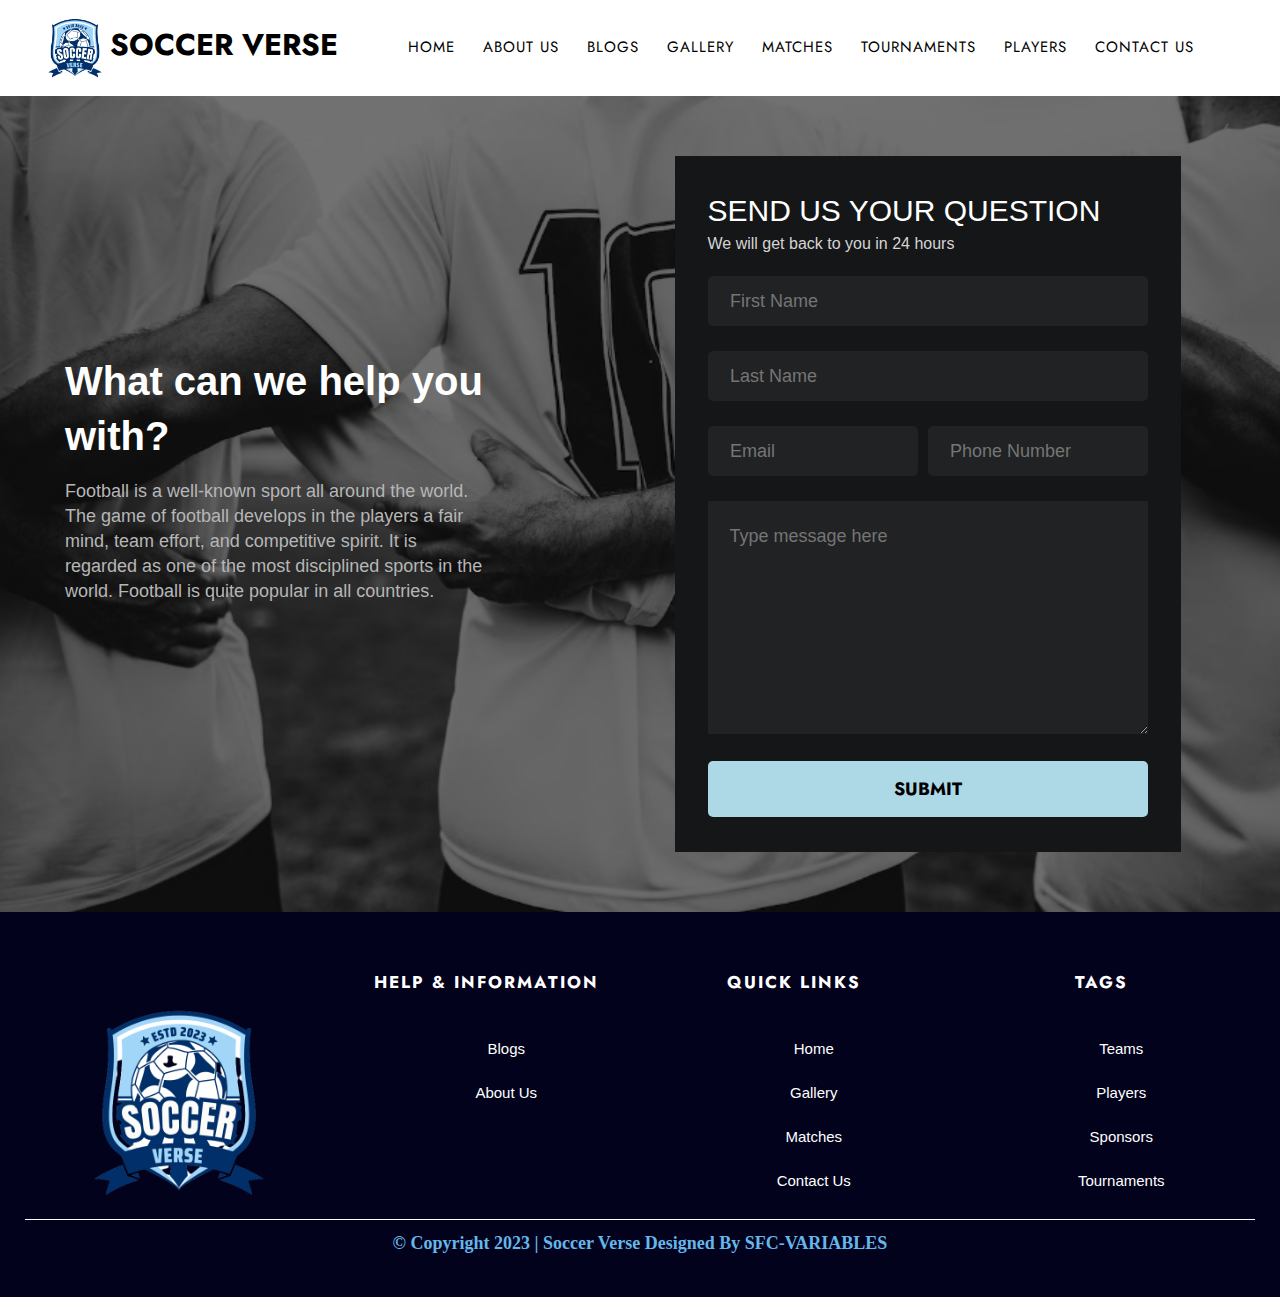
<file: contact-us.html>
<!DOCTYPE html>
<html lang="en">
<head>
    <meta charset="UTF-8">
    <meta name="viewport" content="width=device-width, initial-scale=1.0">
    <title>Contact Us</title>
    <link rel="icon" href="logo/logo-1.png" type="image/x-icon">
    <!-- external css link -->
<link rel="stylesheet" href="css/contact.css">
<!-- external css link -->
<!-- for css -->
<link rel="stylesheet" href="https://cdn.jsdelivr.net/npm/bootstrap@4.0.0/dist/css/bootstrap.min.css" integrity="sha384-Gn5384xqQ1aoWXA+058RXPxPg6fy4IWvTNh0E263XmFcJlSAwiGgFAW/dAiS6JXm" crossorigin="anonymous">
<!-- for css -->
<!-- for js -->
<script src="https://code.jquery.com/jquery-3.2.1.slim.min.js" integrity="sha384-KJ3o2DKtIkvYIK3UENzmM7KCkRr/rE9/Qpg6aAZGJwFDMVNA/GpGFF93hXpG5KkN" crossorigin="anonymous"></script>
<script src="https://cdn.jsdelivr.net/npm/popper.js@1.12.9/dist/umd/popper.min.js" integrity="sha384-ApNbgh9B+Y1QKtv3Rn7W3mgPxhU9K/ScQsAP7hUibX39j7fakFPskvXusvfa0b4Q" crossorigin="anonymous"></script>
<script src="https://cdn.jsdelivr.net/npm/bootstrap@4.0.0/dist/js/bootstrap.min.js" integrity="sha384-JZR6Spejh4U02d8jOt6vLEHfe/JQGiRRSQQxSfFWpi1MquVdAyjUar5+76PVCmYl" crossorigin="anonymous"></script>
 <!-- for js -->
<!-- google fonts cdn -->
 <link rel="preconnect" href="https://fonts.googleapis.com">
 <link rel="preconnect" href="https://fonts.gstatic.com" crossorigin>
 <link href="https://fonts.googleapis.com/css2?family=Jost&family=Tilt+Prism&display=swap" rel="stylesheet">
 <!-- google fonts cdn -->
 <link rel="stylesheet" href="css/animation.css">
</head>
<body class="body">
    <nav class="navbar navbar-expand-lg navbar-light">
        <a class="navbar-brand" id="icon" href="index.html"><img src="Images/logo/logo-1.png" style="height: 70px;" alt="">soccer verse</span></a>
        <button class="navbar-toggler" type="button" data-toggle="collapse" data-target="#navbarNavAltMarkup" aria-controls="navbarNavAltMarkup" aria-expanded="false" aria-label="Toggle navigation">
          <span class="navbar-toggler-icon"></span>
        </button>
        <div class="collapse navbar-collapse " id="navbarNavAltMarkup">
          <div class="navbar-nav" id="items">
            <a class="nav-item nav-link" id="nav" href="index.html">home</a>
            <a class="nav-item nav-link" id="nav"  href="about.html">about us</a>
            <a class="nav-item nav-link" id="nav"  href="blogs.html">blogs</a>
            <a class="nav-item nav-link" id="nav"  href="gallery.html">gallery</a>
            <a class="nav-item nav-link" id="nav"  href="matches.html">matches</a>
            <a class="nav-item nav-link" id="nav"  href="tournaments.html">tournaments</a>
            <a class="nav-item nav-link" id="nav"  href="players.html">players</a>
            <a class="nav-item nav-link" id="nav"  href="contact-us.html">contact us</a>
            
          </div>
        </div>
      </nav>
    <!-- navbar  -->
    <!-- Top Button starts -->
    <button onclick="topFunction()" id="myBtn" title="Go to top">Back To Top</button>
    <!-- top button script starts -->
 <script>
 
  let mybutton = document.getElementById("myBtn");
  
 
  window.onscroll = function() {scrollFunction()};
  
  function scrollFunction() {
    if (document.body.scrollTop > 20 || document.documentElement.scrollTop > 20) {
      mybutton.style.display = "block";
    } else {
      mybutton.style.display = "none";
    }
  }
  
 
  function topFunction() {
    document.body.scrollTop = 0;
    document.documentElement.scrollTop = 0;
  }
  </script>
 
 <!-- top button script ends -->
 
 <!-- Top button ends  -->

    <!-- form -->
    <div class="landing_page wow fadeInUp">
      <div class="responsive-container-block big-container">
        <img class="bg-img" id="iq5bf" src="Images/banners/contact-us-1.png">
        <div class="responsive-container-block container">
          <div class="responsive-cell-block wk-desk-6 wk-ipadp-6 wk-tab-12 wk-mobile-12 left-one">
            <div class="content-box">
              <p class="text-blk section-head wow fadeInUp">              
            What can we help you with?
              </p>
              <p class="text-blk section-subhead wow fadeInUp" >
            
Football is a well-known sport all around the world. The game of football develops in the players a fair mind, team effort, and competitive spirit. It is regarded as one of the most disciplined sports in the world. Football is quite popular in all countries.
              </p>
            </div>
          </div>
          <div class="responsive-cell-block wk-ipadp-6 wk-tab-12 wk-mobile-12 wk-desk-6 right-one" id="i1zj">
            <form class="form-box" onsubmit="return form_submit(event)">
              <div class="container-block form-wrapper wow fadeInUp">
                <p class="text-blk contactus-head">
                  <a class="link" href="">
                  </a>
                  SEND US YOUR QUESTION
                </p>
                <p class="text-blk contactus-subhead">
                  We will get back to you in 24 hours
                </p>
                <div class="responsive-container-block">
                  <div class="responsive-cell-block wk-tab-12 wk-mobile-12 wk-desk-12 wk-ipadp-12" id="i10mt-7">
                    <input class="input" id="ijowk-7" name="FirstName" placeholder="First Name" required pattern="[A-Za-z ]{3,}">
                  </div>
                  <div class="responsive-cell-block wk-tab-12 wk-mobile-12 wk-desk-12 wk-ipadp-12" id="i1ro7">
                    <input class="input" id="indfi-5" name="Last Name" placeholder="Last Name" required pattern="[A-Za-z ]{3,}">
                  </div>
                  <div class="responsive-cell-block wk-tab-12 wk-mobile-12 wk-desk-6 wk-ipadp-6 emial" id="ityct">
                    <input class="input" type="email" id="ipmgh-7" name="Email" placeholder="Email" required>
                  </div>
                  <div class="responsive-cell-block wk-desk-6 wk-ipadp-6 wk-tab-12 wk-mobile-12">
                    <input class="input" type="tel" id="imgis-6" name="PhoneNumber" placeholder="Phone Number" required pattern="[+0-9 ]{11,13}">
                  </div>
                  <div class="responsive-cell-block wk-tab-12 wk-mobile-12 wk-desk-12 wk-ipadp-12" id="i634i-7">
                    <textarea aria-placeholder="Type message here" class="textinput" id="i5vyy-7" placeholder="Type message here"required></textarea>
                  </div>
                </div>
                <button class="submit-btn">
                  submit
                </button>
              </div>
            </form>
            <script>
              function form_submit(e){
               e.preventDefault()
               alert("Thank");
              }
             </script>
          </div>
        </div>
      </div>
    </div>
      
    <!-- footer -->
<div class="container-fluid" id="footer">
    <div class="row" id="footer-row">
      <div class="col-lg-3 col-md-12" id="footer-div-1">
        <center><img src="Images/logo/logo-1.png" alt=""></center>
       
    
      </div>
      <div class="col-lg-3 col-md-4" id="footer-div-2">
        <h2>Help & Information</h2>
        <ul>
          <li> <a href="blogs.html">Blogs</a></li>  
          <li><a href="about.html">About Us</a></li>   
        </ul>
    </div>
    <div class="col-lg-3 col-md-4" id="footer-div-3">
      <h2>Quick Links</h2>
      <ul>
        <li><a href="index.html">home</a></li>
        <li><a href="gallery.html">gallery</a></li>
        <li><a href="matches.html">matches</a></li>
        <li><a href="contact-us.html">contact us</a></li>
  
      </ul>
    </div>
    <div class="col-lg-3 col-md-4" id="footer-div-4">
      <h2>tags</h2>
      <ul>
       
        <li><a href="teams.html">teams</a></li>
        <li><a href="players.html">players</a></li>
        <li><a href="sponsors.html">sponsors</a></li>
        <li><a href="tournaments.html">tournaments</a></li>
       
        </ul>
      </div>
    </div>
    <div class="col-sm-md-lg-12" id="copyrights">

      © Copyright 2023 | Soccer Verse Designed By SFC-VARIABLES
  
     </div>
    </div>

  <!-- footer -->
    <script>
      document.querySelector('#contact-form').addEventListener('submit', (e) => {
        e.preventDefault();
        e.target.elements.name.value = '';
        e.target.elements.email.value = '';
        e.target.elements.message.value = '';
      });
    
    
    </script>

<script src="js/wow.js"></script>
<script>
 new WOW().init();
</script>

</body>
</html>
</file>
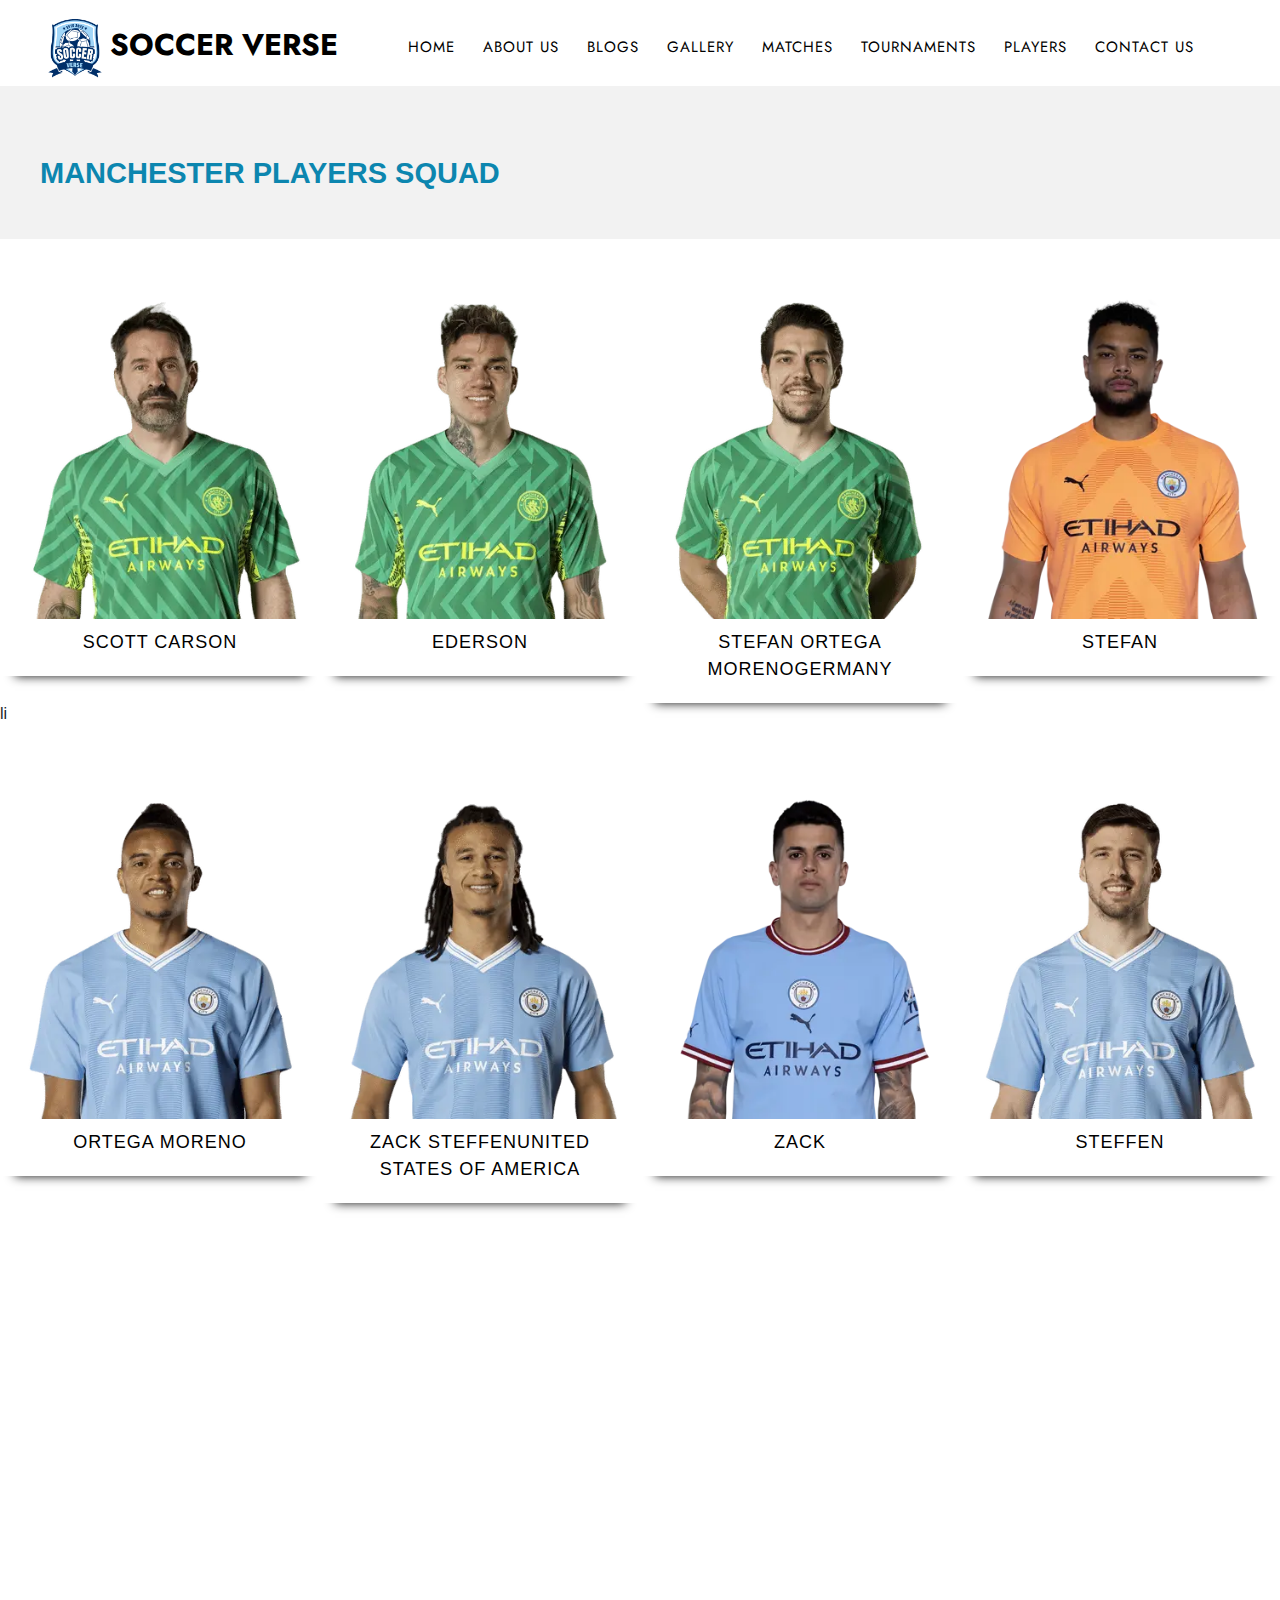
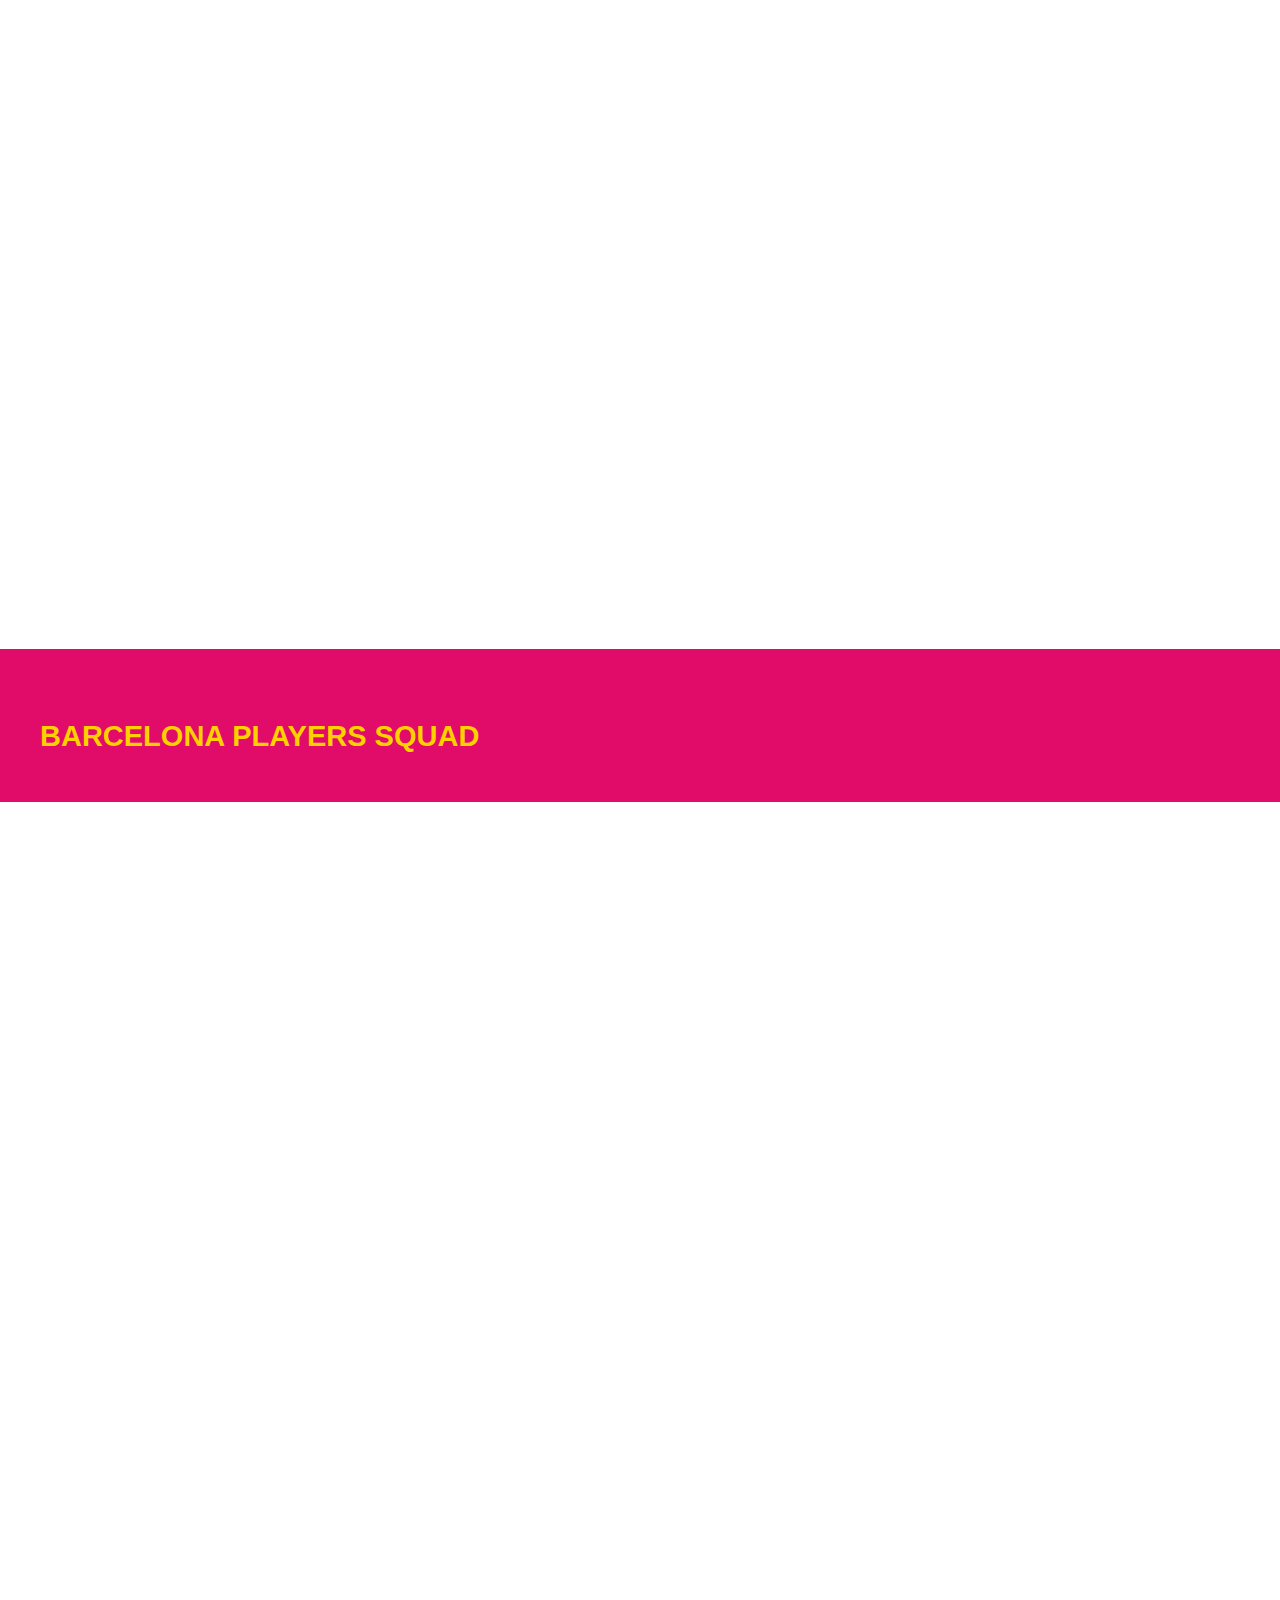
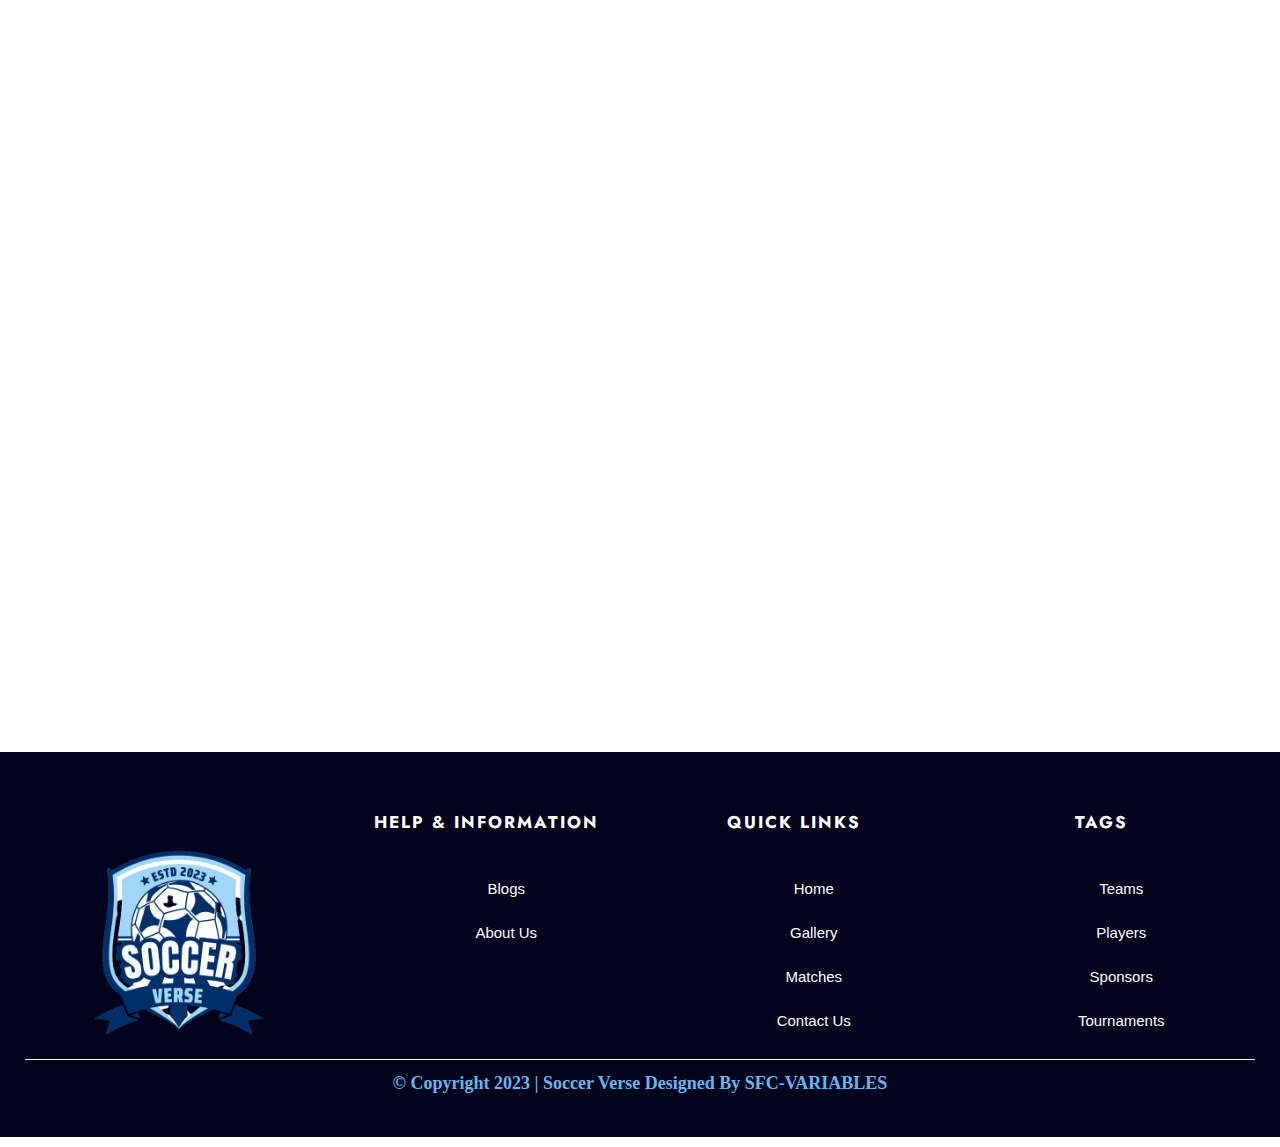
<file: gallery.html>
<!DOCTYPE html>
<html lang="en">
<head>
    <meta charset="UTF-8">
    <meta name="viewport" content="width=device-width, initial-scale=1.0">
    <title>Gallery</title>
    <link rel="icon" href="logo/logo-1.png" type="image/x-icon">
    <!-- external css link -->
<link rel="stylesheet" href="css/gallery.css">
<!-- external css link -->
<!-- for css -->
<link rel="stylesheet" href="https://cdn.jsdelivr.net/npm/bootstrap@4.0.0/dist/css/bootstrap.min.css" integrity="sha384-Gn5384xqQ1aoWXA+058RXPxPg6fy4IWvTNh0E263XmFcJlSAwiGgFAW/dAiS6JXm" crossorigin="anonymous">
<!-- for css -->
<!-- for js -->
<script src="https://code.jquery.com/jquery-3.2.1.slim.min.js" integrity="sha384-KJ3o2DKtIkvYIK3UENzmM7KCkRr/rE9/Qpg6aAZGJwFDMVNA/GpGFF93hXpG5KkN" crossorigin="anonymous"></script>
<script src="https://cdn.jsdelivr.net/npm/popper.js@1.12.9/dist/umd/popper.min.js" integrity="sha384-ApNbgh9B+Y1QKtv3Rn7W3mgPxhU9K/ScQsAP7hUibX39j7fakFPskvXusvfa0b4Q" crossorigin="anonymous"></script>
<script src="https://cdn.jsdelivr.net/npm/bootstrap@4.0.0/dist/js/bootstrap.min.js" integrity="sha384-JZR6Spejh4U02d8jOt6vLEHfe/JQGiRRSQQxSfFWpi1MquVdAyjUar5+76PVCmYl" crossorigin="anonymous"></script>
 <!-- for js -->
<!-- google fonts cdn -->
 <link rel="preconnect" href="https://fonts.googleapis.com">
 <link rel="preconnect" href="https://fonts.gstatic.com" crossorigin>
 <link href="https://fonts.googleapis.com/css2?family=Jost&family=Tilt+Prism&display=swap" rel="stylesheet">
 <!-- google fonts cdn -->
 <link rel="stylesheet" href="css/animation.css">
</head>
<body class="body">
    <nav class="navbar navbar-expand-lg navbar-light">
        <a class="navbar-brand" id="icon" href="index.html"><img src="Images/logo/logo-1.png" style="height: 70px;" alt="">soccer verse</span></a>
        <button class="navbar-toggler" type="button" data-toggle="collapse" data-target="#navbarNavAltMarkup" aria-controls="navbarNavAltMarkup" aria-expanded="false" aria-label="Toggle navigation">
          <span class="navbar-toggler-icon"></span>
        </button>
        <div class="collapse navbar-collapse " id="navbarNavAltMarkup">
          <div class="navbar-nav" id="items">
            <a class="nav-item nav-link" id="nav" href="index.html">home</a>
            <a class="nav-item nav-link" id="nav"  href="about.html">about us</a>
            <a class="nav-item nav-link" id="nav"  href="blogs.html">blogs</a>
            <a class="nav-item nav-link" id="nav"  href="gallery.html">gallery</a>
            <a class="nav-item nav-link" id="nav"  href="matches.html">matches</a>
            <a class="nav-item nav-link" id="nav"  href="tournaments.html">tournaments</a>
            <a class="nav-item nav-link" id="nav"  href="players.html">players</a>
            <a class="nav-item nav-link" id="nav"  href="contact-us.html">contact us</a>
            
          </div>
        </div>
      </nav>
    <!-- navbar  -->

   <!-- shortcut-button  -->
   <!-- Top Button starts -->
   <button onclick="topFunction()" id="myBtn" title="Go to top">Back To Top</button>
   <!-- top button script starts -->
<script>

 let mybutton = document.getElementById("myBtn");
 

 window.onscroll = function() {scrollFunction()};
 
 function scrollFunction() {
   if (document.body.scrollTop > 20 || document.documentElement.scrollTop > 20) {
     mybutton.style.display = "block";
   } else {
     mybutton.style.display = "none";
   }
 }
 

 function topFunction() {
   document.body.scrollTop = 0;
   document.documentElement.scrollTop = 0;
 }
 </script>

<!-- top button script ends -->
<div class="container-fluid" id="gallery-headings">
  <div class="row" id="gallery-parent">
    <div class="col-sm-12">
      <h1>manchester players squad</h1>
    </div>
  </div>
</div>
<!-- Top button ends  -->

<!-- shortcut-button  -->

<!-- gallery-cards -->
<div class="card-deck wow fadeInUp" id="cdh" >
  <div class="card"  id="cdh12">
    <img class="card-img-top" id="imbs"  src="Images/gallery page img/1.webp" alt="Card image cap">
<p class="data">SCOTT CARSON</p>
li
    </div>

    <div class="card"  id="cdh12">
      <img class="card-img-top" id="imbs"  src="Images/gallery page img/2.webp" alt="Card image cap">
      <p class="data"> EDERSON</p>
      </div>

      <div class="card"  id="cdh12">
        <img class="card-img-top" id="imbs"  src="Images/gallery page img/3.webp"  alt="Card image cap">
        <p class="data">   Stefan Ortega MorenoGermany</p>
        </div>

        <div class="card"  id="cdh12">
          <img class="card-img-top" id="imbs" src="Images/gallery page img/4.webp"  alt="Card image cap">
          <p class="data">STEFAN</p>
          </div>

   </div>


   <div class="card-deck wow fadeInUp" id="cdh" >
  
    <div class="card"  id="cdh12">
      <img class="card-img-top" id="imbs"  src="Images/gallery page img/5.webp" alt="Card image cap">
  <p class="data"> ORTEGA MORENO</p>
      </div>
  
      <div class="card"  id="cdh12">
        <img class="card-img-top" id="imbs"  src="Images/gallery page img/6.webp" alt="Card image cap">
        <p class="data"> Zack SteffenUnited States of America</p>
        </div>
  
        <div class="card"  id="cdh12">
          <img class="card-img-top" id="imbs"  src="Images/gallery page img/7.webp" alt="Card image cap">
          <p class="data">   ZACK</p>
          </div>
  
           <div class="card"  id="cdh12">
          <img class="card-img-top" id="imbs"  src="Images/gallery page img/8.webp" alt="Card image cap">
          <p class="data">STEFFEN</p>
          </div>
  
     </div>


   <!-- full div close -->
  </div>
  <!-- full div close -->

 </center>

 <!-- gallery-cards -->

 <div class="card-deck wow fadeInUp" id="cdh" >
  
  <div class="card"  id="cdh12">
    <img class="card-img-top" id="imbs"  src="Images/gallery page img/9.webp" alt="Card image cap">
<p class="data">SCOTT
  CARSON</p>
    </div>

    <div class="card"  id="cdh12">
      <img class="card-img-top" id="imbs"  src="Images/gallery page img/10.webp" alt="Card image cap">
      <p class="data"> EDERSON</p>
      </div>

      <div class="card"  id="cdh12">
        <img class="card-img-top" id="imbs"  src="Images/gallery page img/11.webp"  alt="Card image cap">
        <p class="data">   Stefan Ortega MorenoGermany</p>
        </div>

        <div class="card"  id="cdh12">
          <img class="card-img-top" id="imbs" src="Images/gallery page img/12.webp"  alt="Card image cap">
          <p class="data">STEFAN</p>
          </div>

   </div>


   <div class="card-deck wow fadeInUp" id="cdh" >
  
    <div class="card"  id="cdh12">
      <img class="card-img-top" id="imbs"  src="Images/gallery page img/13.webp" alt="Card image cap">
  <p class="data"> ORTEGA MORENO</p>
      </div>
  
      <div class="card"  id="cdh12">
        <img class="card-img-top" id="imbs"  src="Images/gallery page img/14.webp" alt="Card image cap">
        <p class="data"> Zack SteffenUnited States of America</p>
        </div>
  
        <div class="card"  id="cdh12">
          <img class="card-img-top" id="imbs"  src="Images/gallery page img/15.webp" alt="Card image cap">
          <p class="data">   ZACK</p>
          </div>
  
           <div class="card"  id="cdh12">
          <img class="card-img-top" id="imbs"  src="Images/gallery page img/16.webp" alt="Card image cap">
          <p class="data">STEFFEN</p>
          </div>
  
     </div>


   <!-- full div close -->
  </div>
  <!-- full div close -->

 </center>
 <div class="container-fluid" id="gallery-headings-2">
  <div class="row" id="gallery-parent-2">
    <div class="col-sm-12">
      <h1>barcelona players squad</h1>
    </div>
  </div>
</div>

<!-- gallery-cards -->
<div class="card-deck wow fadeInUp" id="cdh" >
  <div class="card"  id="cdh12">
    <img class="card-img-top" id="imbs"  src="Images/gallery page img/17.webp" alt="Card image cap">
<p class="data">marc-andre-ter-stegenEN</p>
    </div>

    <div class="card"  id="cdh12">
      <img class="card-img-top" id="imbs"  src="Images/gallery page img/18.webp" alt="Card image cap">
      <p class="data"> ignacio-pena</p>
      </div>

      <div class="card"  id="cdh12">
        <img class="card-img-top" id="imbs"  src="Images/gallery page img/19.webp"  alt="Card image cap">
        <p class="data">sergino-dest</p>
        </div>

        <div class="card"  id="cdh12">
          <img class="card-img-top" id="imbs" src="Images/gallery page img/20.webp"  alt="Card image cap">
          <p class="data">ronald-araujo</p>
          </div>

   </div>


   <div class="card-deck wow fadeInUp" id="cdh" >
  
    <div class="card"  id="cdh12">
      <img class="card-img-top" id="imbs"  src="Images/gallery page img/21.webp" alt="Card image cap">
  <p class="data">andreas-christensen</p>
      </div>
  
      <div class="card"  id="cdh12">
        <img class="card-img-top" id="imbs"  src="Images/gallery page img/22.webp" alt="Card image cap">
        <p class="data"> Zack SteffenUnited States of America</p>
        </div>
  
        <div class="card"  id="cdh12">
          <img class="card-img-top" id="imbs"  src="Images/gallery page img/23.webp" alt="Card image cap">
          <p class="data">   ZACK</p>
          </div>
  
           <div class="card"  id="cdh12">
          <img class="card-img-top" id="imbs"  src="Images/gallery page img/24.webp" alt="Card image cap">
          <p class="data">STEFFEN</p>
          </div>
  
     </div>


   <!-- full div close -->
  </div>
  <!-- full div close -->

 </center>

 <!-- gallery-cards -->

 <div class="card-deck wow fadeInUp" id="cdh" >
  
  <div class="card"  id="cdh12">
    <img class="card-img-top" id="imbs"  src="Images/gallery page img/25.webp" alt="Card image cap">
<p class="data">SCOTT
  CARSON</p>
    </div>

    <div class="card"  id="cdh12">
      <img class="card-img-top" id="imbs"  src="Images/gallery page img/26.webp" alt="Card image cap">
      <p class="data"> EDERSON</p>
      </div>

      <div class="card"  id="cdh12">
        <img class="card-img-top" id="imbs"  src="Images/gallery page img/27.webp"  alt="Card image cap">
        <p class="data">   Stefan Ortega MorenoGermany</p>
        </div>

        <div class="card"  id="cdh12">
          <img class="card-img-top" id="imbs" src="Images/gallery page img/28.webp"  alt="Card image cap">
          <p class="data">STEFAN</p>
          </div>

   </div>


 


   <!-- full div close -->
  </div>
  <!-- full div close -->

 </center>

    <!-- footer -->
<div class="container-fluid" id="footer">
    <div class="row" id="footer-row">
      <div class="col-lg-3 col-md-12" id="footer-div-1">
        <center><img src="Images/logo/logo-1.png" alt=""></center>
       
    
      </div>
      <div class="col-lg-3 col-md-4" id="footer-div-2">
        <h2>Help & Information</h2>
        <ul>
          <li> <a href="blogs.html">Blogs</a></li>  
          <li><a href="about.html">About Us</a></li>   
        </ul>
    </div>
    <div class="col-lg-3 col-md-4" id="footer-div-3">
      <h2>Quick Links</h2>
      <ul>
        <li><a href="index.html">home</a></li>
        <li><a href="gallery.html">gallery</a></li>
        <li><a href="matches.html">matches</a></li>
        <li><a href="contact-us.html">contact us</a></li>
  
      </ul>
    </div>
    <div class="col-lg-3 col-md-4" id="footer-div-4">
      <h2>tags</h2>
      <ul>
      
        <li><a href="teams.html">teams</a></li>
        <li><a href="players.html">players</a></li>
        <li><a href="sponsors.html">sponsors</a></li>
        <li><a href="tournaments.html">tournaments</a></li>
       
        </ul>
      </div>
    </div>
    <div class="col-sm-md-lg-12" id="copyrights">

      © Copyright 2023 | Soccer Verse Designed By SFC-VARIABLES
  
     </div>
    </div>

  <!-- footer -->

  <script src="js/wow.js"></script>
  <script>
   new WOW().init();
  </script>
    
</body>
</html>
</file>
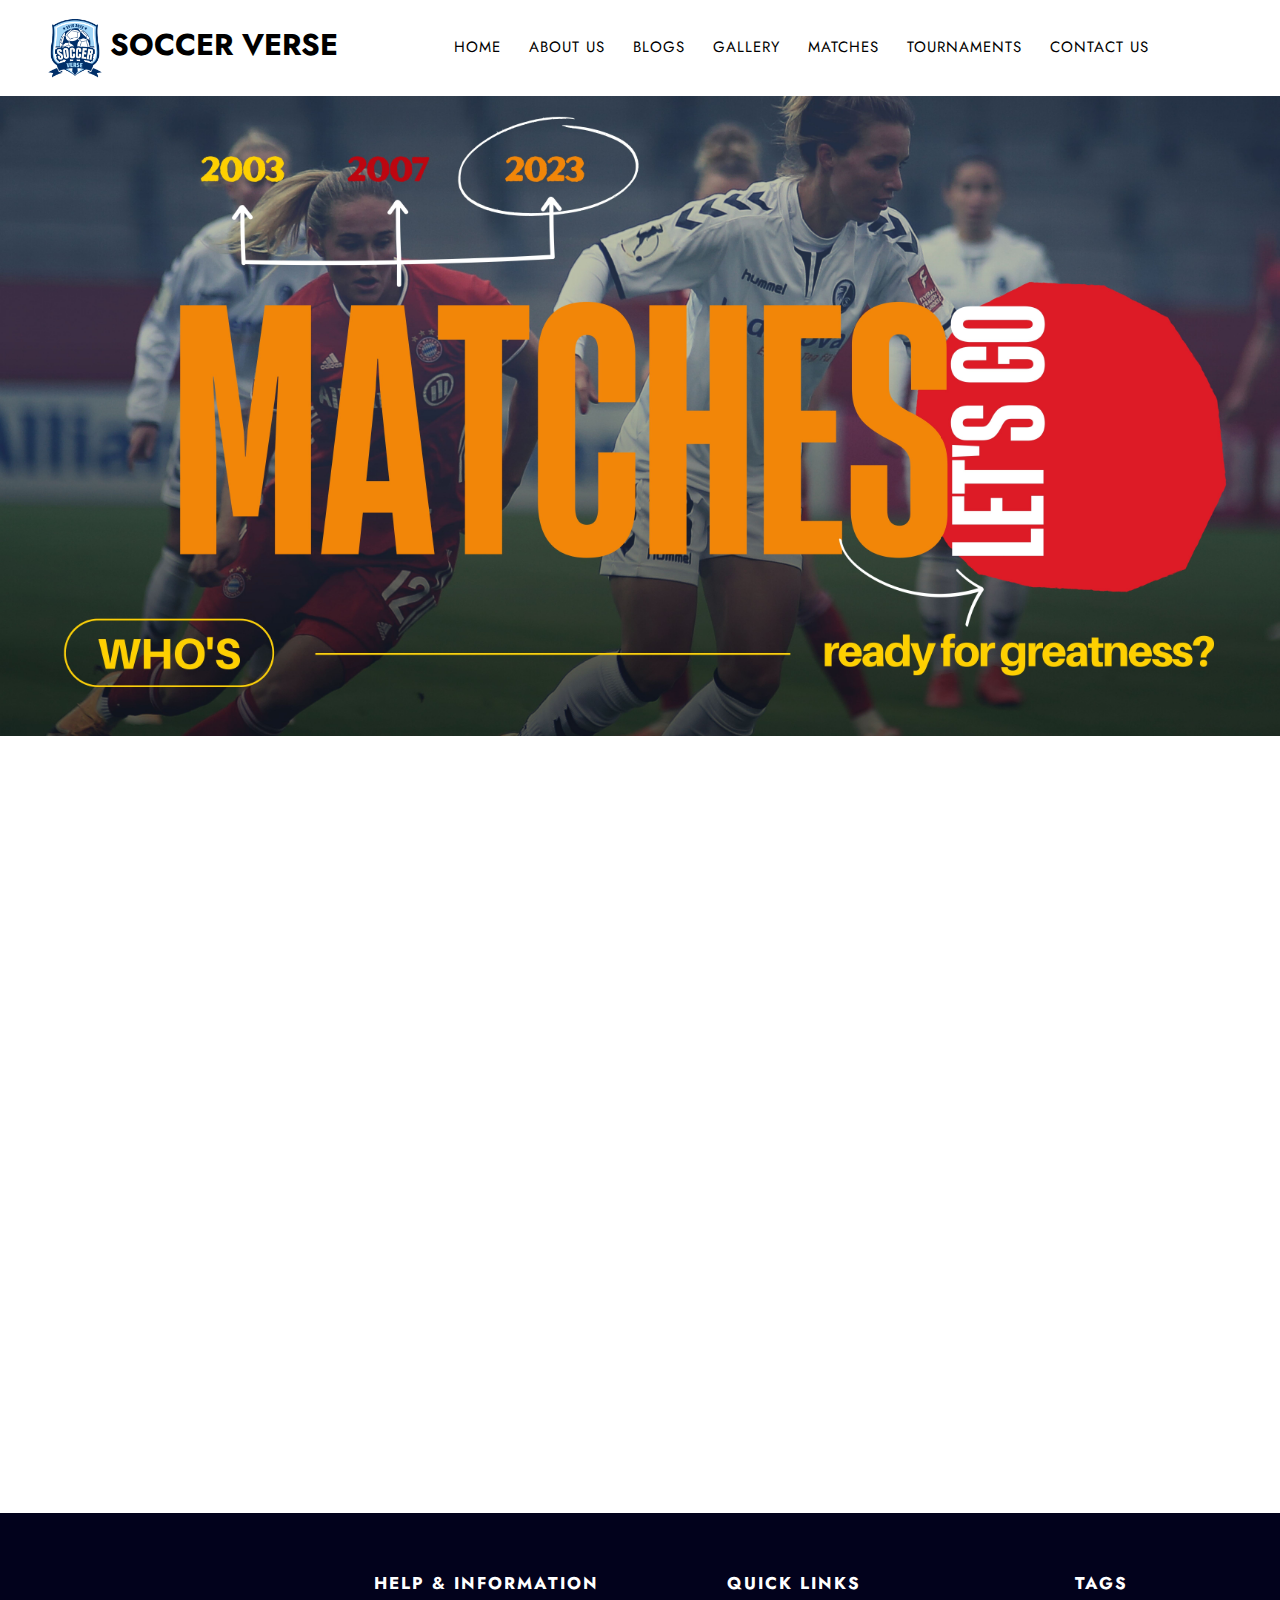
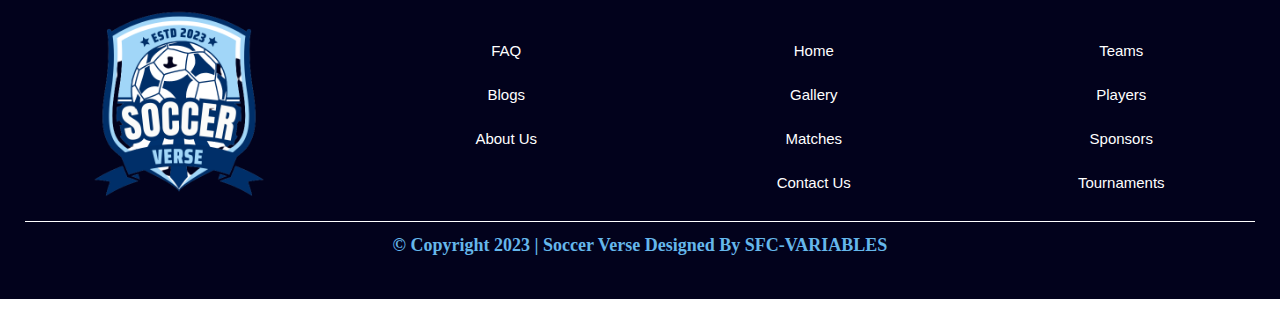
<file: matches.html>
<!DOCTYPE html>
<html lang="en">

<head>
  <meta charset="UTF-8">
  <meta name="viewport" content="width=device-width, initial-scale=1.0">
  <title>Matches</title>
  <link rel="icon" href="logo/logo-1.png" type="image/x-icon">
  <!-- external css link -->
  <link rel="stylesheet" href="css/matches.css">
  <!-- external css link -->
  <!-- for css -->
  <link rel="stylesheet" href="https://cdn.jsdelivr.net/npm/bootstrap@4.0.0/dist/css/bootstrap.min.css"
    integrity="sha384-Gn5384xqQ1aoWXA+058RXPxPg6fy4IWvTNh0E263XmFcJlSAwiGgFAW/dAiS6JXm" crossorigin="anonymous">
  <!-- for css -->
  <!-- for js -->
  <script src="https://code.jquery.com/jquery-3.2.1.slim.min.js"
    integrity="sha384-KJ3o2DKtIkvYIK3UENzmM7KCkRr/rE9/Qpg6aAZGJwFDMVNA/GpGFF93hXpG5KkN"
    crossorigin="anonymous"></script>
  <script src="https://cdn.jsdelivr.net/npm/popper.js@1.12.9/dist/umd/popper.min.js"
    integrity="sha384-ApNbgh9B+Y1QKtv3Rn7W3mgPxhU9K/ScQsAP7hUibX39j7fakFPskvXusvfa0b4Q"
    crossorigin="anonymous"></script>
  <script src="https://cdn.jsdelivr.net/npm/bootstrap@4.0.0/dist/js/bootstrap.min.js"
    integrity="sha384-JZR6Spejh4U02d8jOt6vLEHfe/JQGiRRSQQxSfFWpi1MquVdAyjUar5+76PVCmYl"
    crossorigin="anonymous"></script>
  <!-- for js -->
  <!-- google fonts cdn -->
  <link rel="preconnect" href="https://fonts.googleapis.com">
  <link rel="preconnect" href="https://fonts.gstatic.com" crossorigin>
  <link href="https://fonts.googleapis.com/css2?family=Jost&family=Tilt+Prism&display=swap" rel="stylesheet">
  <!-- google fonts cdn -->
  <link rel="stylesheet" href="css/animation.css">
</head>

<body class="body">
  <nav class="navbar navbar-expand-lg navbar-dark">
    <a class="navbar-brand" id="icon" href="index.html"><img src="Images/logo/logo-1.png" style="height: 70px;" alt="">soccer
      verse</span></a>
    <button class="navbar-toggler" type="button" data-toggle="collapse" data-target="#navbarNavAltMarkup"
      aria-controls="navbarNavAltMarkup" aria-expanded="false" aria-label="Toggle navigation">
      <span class="navbar-toggler-icon"></span>
    </button>
    <div class="collapse navbar-collapse " id="navbarNavAltMarkup">
      <div class="navbar-nav" id="items">
        <a class="nav-item nav-link" id="nav" href="index.html">home</a>
        <a class="nav-item nav-link" id="nav" href="about.html">about us</a>
        <a class="nav-item nav-link" id="nav" href="blogs.html">blogs</a>
        <a class="nav-item nav-link" id="nav" href="gallery.html">gallery</a>
        <a class="nav-item nav-link" id="nav" href="matches.html">matches</a>
        <a class="nav-item nav-link" id="nav"  href="tournaments.html">tournaments</a>
        <a class="nav-item nav-link" id="nav" href="contact-us.html">contact us</a>

      </div>
    </div>
  </nav>
  <!-- navbar  -->
  <!-- Top Button starts -->
  <button onclick="topFunction()" id="myBtn" title="Go to top">Back To Top</button>
  <!-- top button script starts -->
  <script>

    let mybutton = document.getElementById("myBtn");


    window.onscroll = function () { scrollFunction() };

    function scrollFunction() {
      if (document.body.scrollTop > 20 || document.documentElement.scrollTop > 20) {
        mybutton.style.display = "block";
      } else {
        mybutton.style.display = "none";
      }
    }


    function topFunction() {
      document.body.scrollTop = 0;
      document.documentElement.scrollTop = 0;
    }
  </script>

  <!-- top button script ends -->

  <!-- Top button ends  -->

  <!-- banner -->
  <div id="carouselExampleSlidesOnly" class="carousel slide" data-ride="carousel">
    <div class="carousel-inner" id="banner">
      <div class="carousel-item active">
        <img class="d-block w-100" src="Images/banners/MATCHES.jpg" alt="First slide">
      </div>
    </div>
  </div>
  <!-- banner -->


  <!-- full div open -->
  <div class="fulldiv">
    <!-- full div open -->


    <center>

      
      <div class="card-deck wow fadeInUp" id="cdh" >
        
        <div class="card"  id="cdh12">
          <img class="card-img-top" id="imbs"  src="Images/Match/1.png" alt="Card image cap">
      <p class="data">World Cup Saudi Arabia 2023</p>
          </div>
      
          <div class="card"  id="cdh12">
            <img class="card-img-top" id="imbs"  src="Images/Match/2.png" alt="Card image cap">
            <p class="data">World Cup Uzbekistan 2023</p>
            </div>
      
            <div class="card"  id="cdh12">
              <img class="card-img-top" id="imbs"  src="Images/Match/3.png" alt="Card image cap">
              <p class="data">World Cup Indonesia 2023</p>
              </div>
      
              <div class="card"  id="cdh12">
                <img class="card-img-top" id="imbs"  src="Images/Match/4.png" alt="Card image cap">
                <p class="data">World Cup Mexico 2023</p>
                </div>
      
         </div>
      
      
         <div class="card-deck wow fadeInUp" id="cdh" >
        
          <div class="card"  id="cdh12">
            <img class="card-img-top" id="imbs"  src="Images/Match/5.png" alt="Card image cap">
        <p class="data">World Cup Saudi Arabia 2023</p>
            </div>
        
            <div class="card"  id="cdh12">
              <img class="card-img-top" id="imbs"  src="Images/Match/6.png" alt="Card image cap">
              <p class="data">World Cup Uzbekistan 2023</p>
              </div>
        
              <div class="card"  id="cdh12">
                <img class="card-img-top" id="imbs"  src="Images/Match/7.png" alt="Card image cap">
                <p class="data">World Cup Indonesia 2023</p>
                </div>
        
                 <div class="card"  id="cdh12">
                <img class="card-img-top" id="imbs"  src="Images/Match/8.webp" alt="Card image cap">
                <p class="data">World Cup Indonesia 2023</p>
                </div>
        
           </div>
      
      
         <!-- full div close -->
        </div>
        <!-- full div close -->
      
       </center>


      <!-- full div close -->
  </div>
  <!-- full div close -->




  <!-- footer -->
  <div class="container-fluid" id="footer">
    <div class="row" id="footer-row">
      <div class="col-lg-3 col-md-12" id="footer-div-1">
        <center><img src="Images/logo/logo-1.png" alt=""></center>


      </div>
      <div class="col-lg-3 col-md-4" id="footer-div-2">
        <h2>Help & Information</h2>
        <ul>
          <li><a href="faq_s.html">FAQ</a></li>
          <li> <a href="blogs.html">Blogs</a></li>
          <li><a href="about.html">About Us</a></li>
        </ul>
      </div>
      <div class="col-lg-3 col-md-4" id="footer-div-3">
        <h2>Quick Links</h2>
        <ul>
          <li><a href="index.html">home</a></li>
          <li><a href="gallery.html">gallery</a></li>
          <li><a href="matches.html">matches</a></li>
          <li><a href="contact-us.html">contact us</a></li>

        </ul>
      </div>
      <div class="col-lg-3 col-md-4" id="footer-div-4">
        <h2>tags</h2>
        <ul>

          <li><a href="teams.html">teams</a></li>
          <li><a href="players.html">players</a></li>
          <li><a href="sponsors.html">sponsors</a></li>
          <li><a href="tournaments.html">tournaments</a></li>

        </ul>
      </div>
    </div>
    <div class="col-sm-md-lg-12" id="copyrights">

      © Copyright 2023 | Soccer Verse Designed By SFC-VARIABLES

    </div>
  </div>

  <!-- footer -->

  <script src="js/wow.js"></script>
  <script>
    new WOW().init();
    fetch("json/matches.json")
      .then(response => response.json())
      .then(data => {
        let html = '';
        for(let match of data){
          html += `
          <div class='col-lg-3 col-md-4 col-sm-6 col-xs-12'>
            
            <div class="card" id="cdh12">
              <img class="card-img-top" id="imbs" src="${match.image}" alt="${match.alt}">
              <p class="data">${match.title}</p>
          </div>
        </div>
          `;
        }
        document.getElementById("data").innerHTML = html
      })
  </script>


</body>

</html>
</file>
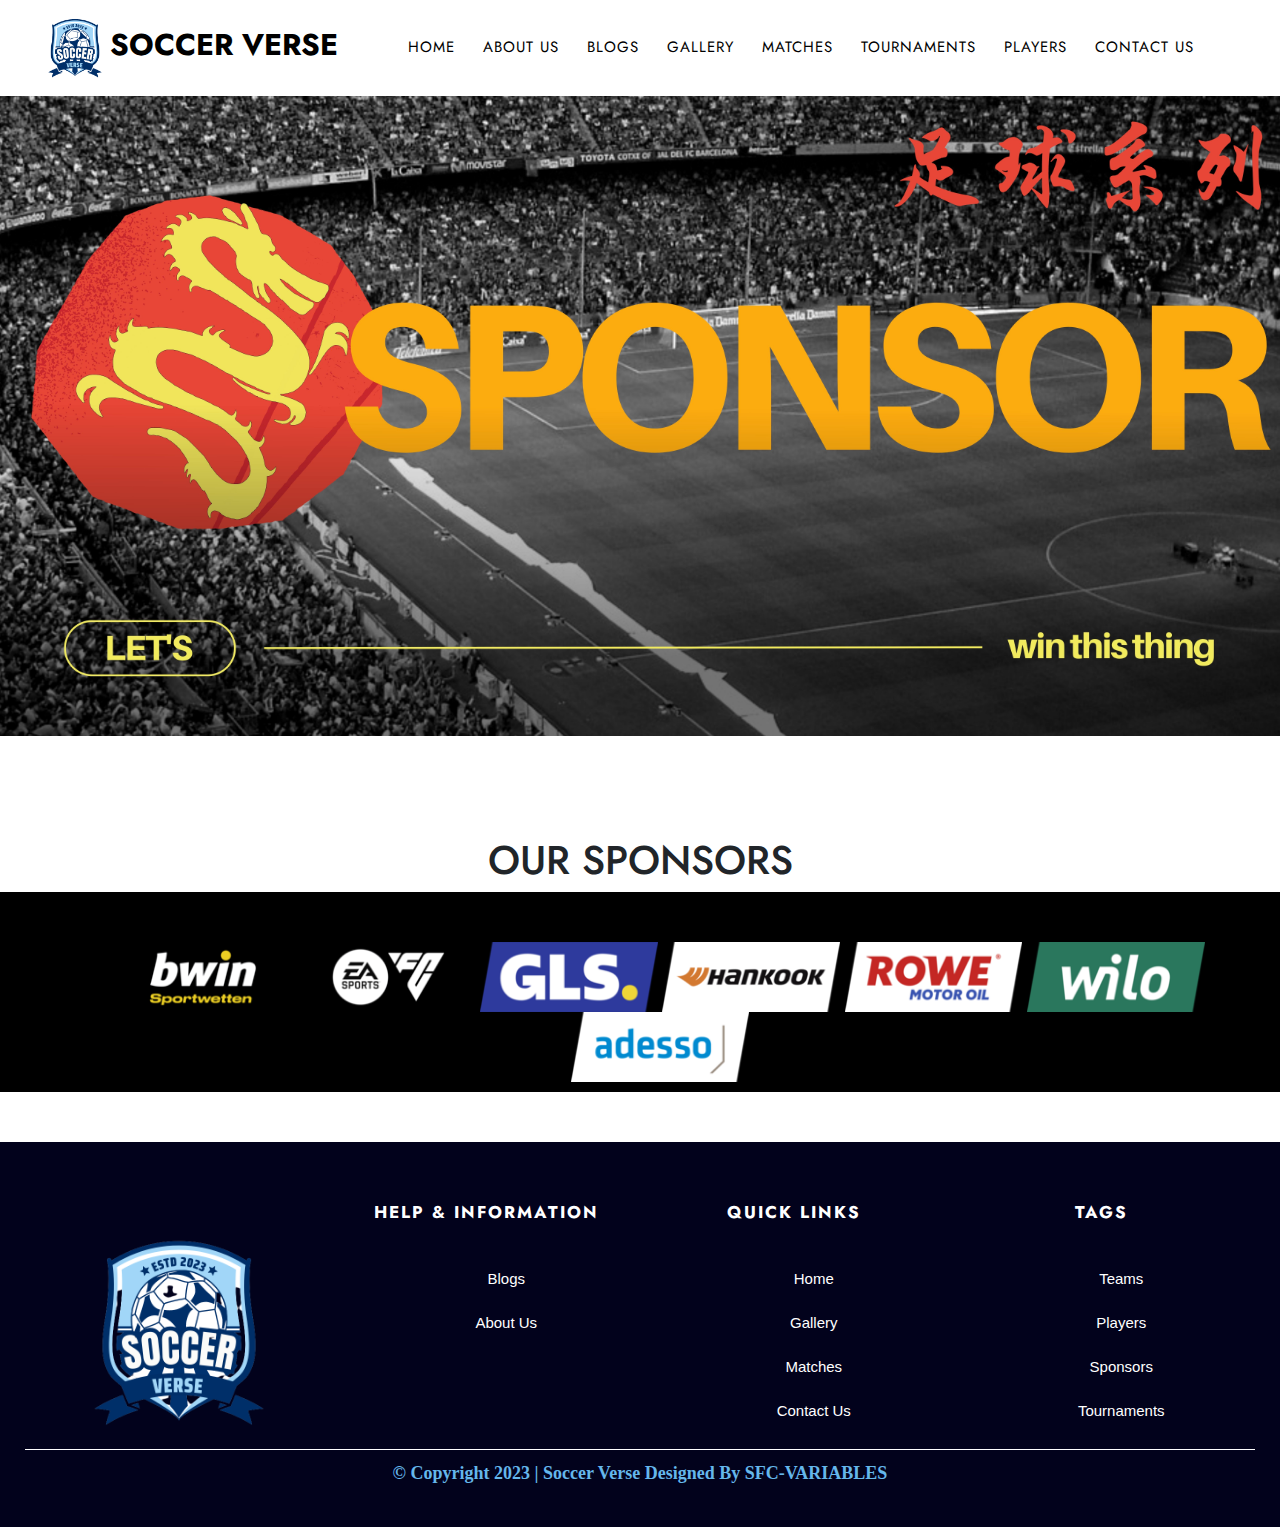
<file: sponsors.html>
<!DOCTYPE html>
<html lang="en">
<head>
    <meta charset="UTF-8">
    <meta name="viewport" content="width=device-width, initial-scale=1.0">
    <title>Sponsors</title>
    <link rel="icon" href="logo/logo-1.png" type="image/x-icon">
    <!-- external css link -->
<link rel="stylesheet" href="css/sponsors.css">
<!-- external css link -->
<!-- for css -->
<link rel="stylesheet" href="https://cdn.jsdelivr.net/npm/bootstrap@4.0.0/dist/css/bootstrap.min.css" integrity="sha384-Gn5384xqQ1aoWXA+058RXPxPg6fy4IWvTNh0E263XmFcJlSAwiGgFAW/dAiS6JXm" crossorigin="anonymous">
<!-- for css -->
<!-- for js -->
<script src="https://code.jquery.com/jquery-3.2.1.slim.min.js" integrity="sha384-KJ3o2DKtIkvYIK3UENzmM7KCkRr/rE9/Qpg6aAZGJwFDMVNA/GpGFF93hXpG5KkN" crossorigin="anonymous"></script>
<script src="https://cdn.jsdelivr.net/npm/popper.js@1.12.9/dist/umd/popper.min.js" integrity="sha384-ApNbgh9B+Y1QKtv3Rn7W3mgPxhU9K/ScQsAP7hUibX39j7fakFPskvXusvfa0b4Q" crossorigin="anonymous"></script>
<script src="https://cdn.jsdelivr.net/npm/bootstrap@4.0.0/dist/js/bootstrap.min.js" integrity="sha384-JZR6Spejh4U02d8jOt6vLEHfe/JQGiRRSQQxSfFWpi1MquVdAyjUar5+76PVCmYl" crossorigin="anonymous"></script>
 <!-- for js -->
<!-- google fonts cdn -->
 <link rel="preconnect" href="https://fonts.googleapis.com">
 <link rel="preconnect" href="https://fonts.gstatic.com" crossorigin>
 <link href="https://fonts.googleapis.com/css2?family=Jost&family=Tilt+Prism&display=swap" rel="stylesheet">
 <!-- google fonts cdn -->
 <link rel="stylesheet" href="css/animation.css">
</head>
<body class="body">
    <nav class="navbar navbar-expand-lg navbar-dark">
        <a class="navbar-brand" id="icon"href="index.html"><img src="Images/logo/logo-1.png" style="height: 70px;" alt="">soccer verse</span></a>
        <button class="navbar-toggler" type="button" data-toggle="collapse" data-target="#navbarNavAltMarkup" aria-controls="navbarNavAltMarkup" aria-expanded="false" aria-label="Toggle navigation">
          <span class="navbar-toggler-icon"></span>
        </button>
        <div class="collapse navbar-collapse " id="navbarNavAltMarkup">
          <div class="navbar-nav" id="items">
            <a class="nav-item nav-link" id="nav" href="index.html">home</a>
            <a class="nav-item nav-link" id="nav"  href="about.html">about us</a>
            <a class="nav-item nav-link" id="nav"  href="blogs.html">blogs</a>
            <a class="nav-item nav-link" id="nav"  href="gallery.html">gallery</a>
            <a class="nav-item nav-link" id="nav"  href="matches.html">matches</a>
            <a class="nav-item nav-link" id="nav"  href="tournaments.html">tournaments</a>
            <a class="nav-item nav-link" id="nav"  href="players.html">players</a>
            <a class="nav-item nav-link" id="nav"  href="contact-us.html">contact us</a>
            
          </div>
        </div>
      </nav>
    <!-- navbar  -->
       <!-- Top Button starts -->
   <button onclick="topFunction()" id="myBtn" title="Go to top">Back To Top</button>
   <!-- top button script starts -->
<script>

 let mybutton = document.getElementById("myBtn");
 

 window.onscroll = function() {scrollFunction()};
 
 function scrollFunction() {
   if (document.body.scrollTop > 20 || document.documentElement.scrollTop > 20) {
     mybutton.style.display = "block";
   } else {
     mybutton.style.display = "none";
   }
 }
 

 function topFunction() {
   document.body.scrollTop = 0;
   document.documentElement.scrollTop = 0;
 }
 </script>

<!-- top button script ends -->

<!-- Top button ends  -->


    <!-- banner -->
    <div id="carouselExampleSlidesOnly" class="carousel slide" data-ride="carousel">
      <div class="carousel-inner" id="banner">
        <div class="carousel-item active">
          <img class="d-block w-100" src="Images/banners/SPONSOR.jpg" alt="First slide">
        </div>
      </div>
    </div>
    <!-- banner -->
    <div class="container-fluid wow fadeInUp" id="sponsors">
        <div class="row" id="sponsors-child-1">
            <div class="col-sm-12">
                <h1>Our Sponsors</h1>
            </div>   
            <div class="col-sm-12" id="sponsors-child-2">
                <center><ul>
                  <li><img src="Images/sponsors/bwin.png" alt=""></li>
                  <li><img src="Images/sponsors/EA-Sports.png" alt=""></li>
                  <li><img src="Images/sponsors/gls.png" alt=""></li>
                  <li><img src="Images/sponsors/Hankook.png" alt=""></li>
                  <li><img src="Images/sponsors/Rowe.png" alt=""></li>
                  <li><img src="Images/sponsors/Wilo.png" alt=""></li>
                  <li><img src="Images/sponsors/Adesso.png" alt=""></li>
                </ul></center>
            </div>  
    </div>
  </div>
    <!-- footer -->
<div class="container-fluid" id="footer">
    <div class="row" id="footer-row">
      <div class="col-lg-3 col-md-12" id="footer-div-1">
        <center><img src="Images/logo/logo-1.png" alt=""></center>
       
    
      </div>
      <div class="col-lg-3 col-md-4" id="footer-div-2">
        <h2>Help & Information</h2>
        <ul>
          <li> <a href="blogs.html">Blogs</a></li>  
          <li><a href="about.html">About Us</a></li>   
        </ul>
    </div>
    <div class="col-lg-3 col-md-4" id="footer-div-3">
      <h2>Quick Links</h2>
      <ul>
        <li><a href="index.html">home</a></li>
        <li><a href="gallery.html">gallery</a></li>
        <li><a href="matches.html">matches</a></li>
        <li><a href="contact-us.html">contact us</a></li>
  
      </ul>
    </div>
    <div class="col-lg-3 col-md-4" id="footer-div-4">
      <h2>tags</h2>
      <ul>
    
        <li><a href="teams.html">teams</a></li>
        <li><a href="players.html">players</a></li>
        <li><a href="sponsors.html">sponsors</a></li>
        <li><a href="tournaments.html">tournaments</a></li>
       
        </ul>
      </div>
    </div>
    <div class="col-sm-md-lg-12" id="copyrights">

      © Copyright 2023 | Soccer Verse Designed By SFC-VARIABLES
  
     </div>
    </div>

  <!-- footer -->

  <script src="js/wow.js"></script>
  <script>
   new WOW().init();
  </script>
    
</body>
</html>
</file>
<file: css/index.css>
*{
    margin: 0px;
    padding: 0px;
}
.body{
  background-color: white;
}
/* <!-- navbar  --> */
.navbar{
    margin-bottom: -20px;
    margin-top: 0px;
}

  #items{
    margin-left: auto;
    margin-right: auto;
  } 
  #icon{
    font-size: 30px;
    font-family: 'jost';
    font-weight: bolder;
    color: black;
    text-transform: uppercase;
    margin-left: auto;
    margin-right: auto;
  }
  .navbar img{
    height: 70px;
    margin-left: 24px;

  }
  #nav{
    padding:14px ;
    color: rgb(0, 0, 0);
    font-family:'Jost', sans-serif;
    letter-spacing: 1px;
    font-size: 15px;
    transition: all .25s ease-in-out;
    display: inline-block;
    text-decoration: none;
    text-transform: uppercase;
  } 
  #nav::after {
    content: '';
    display: block;
    width: 0;
    height: 2.3px;
    background:#00439b;
    transition: width .3s;
  } 
  #nav:hover::after {
    width: 100%;
    transition: width .4s;
  }
  
  /* <!-- navbar ends --> */

  /* Top button styling starts */
  body {
    font-family: Arial, Helvetica, sans-serif;
    font-size: 15px;
  }
  
  #myBtn {
    display: none;
    position: fixed;
    bottom: 20px;
    right: 30px;
    z-index: 99;
    font-size: 18px;
    border: none;
    outline: none;
    background-color: rgb(145, 0, 0);
    color: white;
    cursor: pointer;
    padding: 15px;
    border-radius: 4px;
    font-weight: bold;
  }
  
  #myBtn:hover {
    background-color: #00f320;
  }

/* top button ends  */

  /* banner starts*/
  #banner{
    margin-top: 20px;
  }
  #banner img{
    height: 100%;
    margin-bottom: 100px;
  }
  /* banner ends */

/*  home cards */
#second-container{
  margin-top: 20px;
  margin-left: 100px;
  margin-right: 100px;
margin-bottom: 50px;
}

#container-child{
background-color:lightblue;
border: 1px solid white;
}
#second-container img{
  height: 100px;
  width: 100px;
  margin-left:auto;
  margin-right: auto;
  margin-top: 10px;
}
#second-container img:hover{
  filter: saturate(10%);
}
#second-container h2{
  font-family: arial;
  text-transform: capitalize;
  text-align: center;
  font-size: 20px;
  font-weight: lighter;
  letter-spacing: 2px;
  color: rgba(0, 0, 0, 0.712);
  padding: 10px;
}

#second-container p{
  font-size: 15px;
  color: rgba(0, 0, 0, 0.886);
  text-align: center;
  padding-bottom: 20px;
}
/*  home cards */

#trophys-child-1 h1{
   text-align: center;
   font-family: 'ostwald';
   text-transform: uppercase;
   margin-bottom: 26px;
   margin-top: 37px;
}
#trophys-child-2 {
  margin-left: 80px;
  margin-right: 80px;
    
  }
#trophys-child-2 img{
  height: 118px;
  width: 100px;
  
}
#trophys-child-2 p{
  font-size: 13px;
  text-align: center;
    margin-top: 10px;
    font-family: 'jost';
  }
 
  #child-1{
    margin-top: 140px;
  
  }
 #child-1 h2{
  position: relative;
  bottom: 50%;
  left: 5%;
  color: rgb(0, 0, 0);
  font-weight: bold;
  font-family: 'jost';
  font-size: 40px;
  text-transform: uppercase;
  letter-spacing: 1px;
 }
 #child-1 p{
  position: relative;
  bottom: 50%;
  left: 5%;
  color: rgb(0, 0, 0);
  font-size: 14px;
 }
 #child-1 button{
  position: relative;
  bottom: 50%;
  left: 5%;
  background-color: rgb(208, 5, 5);
  border: none;
  padding: 10px;
  border-radius: 20px;
 }
 #child-1 button a{
  color: white;
  text-decoration: none;
  text-transform: capitalize;
  letter-spacing: 1px;
  font-family: 'jost';
 }
/* <!-- footer --> */
#footer{
  background-color: rgb(2, 2, 28);
  height: fit-content;
  margin-top: 50px;
  margin-bottom: 10px;
  padding: 40px;
}
#footer img{
  height: 220px;
  width: 220px;
  margin-top: 40px;
}


#footer h2{
  color: white;
  font-family:'jost';
  letter-spacing: 1px;
  font-size: 17px;
  font-weight: bold;
margin-top: 20px;
margin-bottom: 35px;
text-align: center;
text-transform: uppercase;
letter-spacing: 2px;
}

#footer-div-2 ul li{
  list-style: none;
  padding: 10px;
  font-family: 'Lucida Sans', 'Lucida Sans Regular', 'Lucida Grande', 'Lucida Sans Unicode', Geneva, Verdana, sans-serif;
  text-align: center;
}
#footer-div-2 a{
  color: white;
  text-decoration: none;
  font-size: 15px;
  text-transform: capitalize;
  transition: all .25s ease-in-out;
}
#footer-div-2 a:hover{
  color: #ecb70f
}
#footer-div-3 ul li{
  list-style: none;
  padding: 10px;
  text-align: center;
 
}
#footer-div-3 a{
  color: white;
  text-decoration: none;
  font-size: 15px;
  text-transform: capitalize;
  transition: all .25s ease-in-out;
}
#footer-div-3 a:hover{
  color: #ecb70f
}

#footer-div-4 ul li{
  list-style: none;
  padding: 10px;
  text-align: center;

}
#footer-div-4 a{
color: white;
text-decoration: none;
font-size: 15px;
text-transform: capitalize;
transition: all .25s ease-in-out;

}
#footer-div-4 a:hover{
  color: #ecb70f
}
#footer-row{
  border-bottom: 1px solid rgb(255, 255, 255);

}

/* <!-- footer --> */


  /* copyrights */
  
  #copyrights{
    padding-top: 10px;
    color: rgb(101, 183, 235);
    font-weight: bolder;
    font-family: "Andalus";
    align-items: center;
    text-align: center;
    font-size: 18px;
   
  
    
  }
  
   /* copyrights */
</file>
<file: css/about.css>
/* <!-- navbar  --> */
.navbar{
    margin-bottom: -20px;
    margin-top: 0px;

  }
  #items{
    margin-left: auto;
    margin-right: auto;
  } 
  #icon{
    font-size: 30px;
    font-family: 'jost';
    font-weight: bolder;
    color: black;
    text-transform: uppercase;
    margin-left: auto;
    margin-right: auto;
  }
  #nav{
    padding:14px ;
    color: rgb(0, 0, 0);
    font-family:'Jost', sans-serif;
    letter-spacing: 1px;
    font-size: 15px;
    transition: all .25s ease-in-out;
    display: inline-block;
    text-decoration: none;
    text-transform: uppercase;
  } 
  #nav::after {
    content: '';
    display: block;
    width: 0;
    height: 2.3px;
    background:#00439b;
    transition: width .3s;
  } 
  #nav:hover::after {
    width: 100%;
    transition: width .4s;
  }
  
  /* <!-- navbar  --> */

  
  /* Top button styling starts */
  
  body {
    font-family: Arial, Helvetica, sans-serif;
    font-size: 15px;
  }
  
  #myBtn {
    display: none;
    position: fixed;
    bottom: 20px;
    right: 30px;
    z-index: 99;
    font-size: 18px;
    border: none;
    outline: none;
    background-color: rgb(145, 0, 0);
    color: white;
    cursor: pointer;
    padding: 15px;
    border-radius: 4px;
    font-weight: bold;
  }
  
  #myBtn:hover {
    background-color: #00f320;
  }


/* top button ends  */



  /* banner starts*/
   #banner{
    margin-top: 20px;
  }
  #banner img{
    height: 100%;
    margin-bottom: 80px;
  }
  /* banner ends */

  #imbs{
    height: 100%;
    width: 100%;
  }
  /* what-do */
  #about-parent{
    margin-top: 10px;
    margin-left: auto;
    margin-right: auto;
    
  }
  #child-1 h4{
    font-family: 'Arial';
    font-weight: bold;
    text-transform: uppercase;
    font-size: 22px;
  }
  #child-2 p{
    font-family: 'jost';
    font-weight: lighter;
    font-size: 26px;
  }
  #child-2 small{

    font-family: 'jost';
    font-size: 24px;
    color: rgb(90, 85, 85);
  }
  /* what-do */
  /* history */
  #history-parent{
    margin-top: 50px;
  }
  #history-heading h2{
    text-align: center;
    font-family: 'jost';
    font-weight: bold;
    text-transform: uppercase;
    font-size: 30px;
    letter-spacing: 2px;
  }
  #history-heading img{
   height: 480px;  
  }
  #history-heading p{
    margin-left: auto;
    margin-right: auto;
    font-family: Arial, Helvetica, sans-serif;
    line-height: 30px;
    font-size: 21px;
    text-align: justify;
    margin-top:20px ;
  }
   /* history */
   /* <!-- heading --> */
  #latest-parent{
    margin-top: 50px;
  }
  #heading h2{
    text-align: center;
    font-family: 'Arial';
    font-weight: bold;
    text-transform: uppercase;
    font-size: 20px;
  }
  /* <!-- heading --> */
/* cards */
  #cdh{
    margin-top: 80px;
    height: 100%;
    width: 100%;
   padding: -15px;
 margin-left: auto;
 margin-right: auto;
}
#cdh12:hover{
  box-shadow: rgba(0, 0, 0, 0.35) 0px 5px 15px;
}
#cdh12{
  position: relative;
  width: 100%;
  margin-top: 10px;
  margin-bottom: 10px;
  height: 100%;
  width: 100%;
  border: none;
 padding: 20px;

}
#cdh12 img{
  height: 280px;
}
#cdh12 small{
text-transform: capitalize;
color: rgba(32, 36, 41, 0.763);
padding-top: 10px;
}
#cdh12 p{
  font-weight: bold;
  font-size: 27px;
  font-family: Arial, Helvetica, sans-serif;
  }
/* cards */
/* social-link */
  .fa {
    padding: 20px;
    font-size: 30px;
    width: 50px;
    text-align: center;
    text-decoration: none;
  }
  
  .fa:hover {
    opacity: 0.7;
    color: aliceblue;
    text-decoration: none;
  }
  .fa-facebook {
    background: #3B5998;
    color: white;
  }
  .fa-instagram {
    background: #d33177;
    color: white;
  }
  .fa-google {
    background: #dd4b39;
    color: white;
  }
  /* social-link */
  /* <!-- footer --> */
  #footer{
    background-color: rgb(2, 2, 28);
    height: fit-content;
    margin-top: 5px;
    margin-bottom: 10px;
    padding: 40px;
  }
  #footer img{
    height: 220px;
    width: 220px;
    margin-top: 40px;
  }
  
  
  #footer h2{
    color: white;
    font-family:'jost';
    letter-spacing: 1px;
    font-size: 17px;
    font-weight: bold;
  margin-top: 20px;
  margin-bottom: 35px;
  text-align: center;
  text-transform: uppercase;
  letter-spacing: 2px;
  }
  
  #footer-div-2 ul li{
    list-style: none;
    padding: 10px;
    font-family: 'Lucida Sans', 'Lucida Sans Regular', 'Lucida Grande', 'Lucida Sans Unicode', Geneva, Verdana, sans-serif;
    text-align: center;
  }
  #footer-div-2 a{
    color: white;
    text-decoration: none;
    font-size: 15px;
    text-transform: capitalize;
    transition: all .25s ease-in-out;
  }
  #footer-div-2 a:hover{
    color: #ecb70f
  }
  #footer-div-3 ul li{
    list-style: none;
    padding: 10px;
    text-align: center;
  }
  #footer-div-3 a{
    color: white;
    text-decoration: none;
    font-size: 15px;
    text-transform: capitalize;
    transition: all .25s ease-in-out;
  }
  #footer-div-3 a:hover{
    color: #ecb70f
  }
  
  #footer-div-4 ul li{
    list-style: none;
    padding: 10px;
    text-align: center;
  
  }
  #footer-div-4 a{
  color: white;
  text-decoration: none;
  font-size: 15px;
  text-transform: capitalize;
  transition: all .25s ease-in-out;
  
  }
  #footer-div-4 a:hover{
    color: #ecb70f
  }
  #footer-row{
    border-bottom: 1px solid rgb(255, 255, 255);
  
  }
  
  /* <!-- footer --> */

  /* copyrights */
  
#copyrights{
  padding-top: 10px;
  color: rgb(101, 183, 235);
  font-weight: bolder;
  font-family: "Andalus";
  align-items: center;
  text-align: center;
  font-size: 18px;
 

  
}

 /* copyrights */
</file>
<file: css/blogs.css>
/* <!-- navbar  --> */
.navbar{
    margin-bottom: -20px;
    margin-top: 0px;

  }
  #items{
    margin-left: auto;
    margin-right: auto;
  } 
  #icon{
    font-size: 30px;
    font-family: 'jost';
    font-weight: bolder;
    color: black;
    text-transform: uppercase;
    margin-left: auto;
    margin-right: auto;
  }
  .navbar img{
    height: 130px;
    margin-left: 24px;

  }
  #nav{
    padding:14px ;
    color: rgb(0, 0, 0);
    font-family:'Jost', sans-serif;
    letter-spacing: 1px;
    font-size: 15px;
    transition: all .25s ease-in-out;
    display: inline-block;
    text-decoration: none;
    text-transform: uppercase;
  } 
  #nav::after {
    content: '';
    display: block;
    width: 0;
    height: 2.3px;
    background:#00439b;
    transition: width .3s;
  } 
  #nav:hover::after {
    width: 100%;
    transition: width .4s;
  }
  
  /* <!-- navbar  --> */

  
  /* Top button styling starts */
  body {
    font-family: Arial, Helvetica, sans-serif;
    font-size: 15px;
  }
  
  #myBtn {
    display: none;
    position: fixed;
    bottom: 20px;
    right: 30px;
    z-index: 99;
    font-size: 18px;
    border: none;
    outline: none;
    background-color: rgb(145, 0, 0);
    color: white;
    cursor: pointer;
    padding: 15px;
    border-radius: 4px;
    font-weight: bold;
  }
  
  #myBtn:hover {
    background-color: #00f320;
  }

/* top button ends  */


    /* banner starts*/
    #banner{
      margin-top: 20px;
    }
    #banner img{
      height: 100%;
      margin-bottom: 80px;
    }
    /* banner ends */
    /* first work */
#head-child h1{
  margin-top: 4px;
  margin-bottom: 20px;
  text-align: center;
  font-size:50px;
  text-transform: uppercase;
  font-weight: lighter;
  font-family: jost;
}
#head-child h2{
  text-align: center;
  font-size:30px;
  text-transform: capitalize;
  font-weight: lighter;
  font-family: jost;
}
/* first work */
.card:hover{
  box-shadow: rgba(47, 47, 55, 0.924) 0px 7px 29px 0px;
  
}
.card-body{
  background-color: transparent;
 
 
}

/* second work */
#second-container{
  margin-top: 20px;
  margin-left: auto;
  margin-right: auto;
  
}

#second-container img{
  height: 400px;
  width: 400px;
  margin-top: 20px;
  margin-left: auto;
  margin-right: auto;
  
}
#second-container img:hover{
  filter: saturate(10%);
}
#second-container p{
  font-size: 15px;
  color: black;
  font-family: arial;
  text-align: justify;
}
/* second work */
/* third work */
#third-container {
  margin-top: 30px;
  margin-left: auto;
  margin-right: auto;

}
#third-container img{
  height: 500px;
  width: 400px;
  margin-top: 20px;
  margin-left: auto;
  margin-right: auto;
}
#third-container img:hover{
  filter: saturate(10%);
}
#third-container p{
  color: black;
  font-size:15px;
  
}

/* third work */
/* fourth work */
#fourth-container{
  margin-top: 20px;
  margin-left: auto;
  margin-right: auto;
}

#fourth-container img{
  height: 500px;
  width: 400px;
  margin-top: 20px;
  margin-left: auto;
  margin-right: auto;
}
#fourth-container img:hover{
  filter: saturate(10%);
}

#fourth-container p{
  font-size: 15px;
}
/* fourth work */
/* fifth work */
#fifth-container{
  margin-top: 20px;
  margin-left: auto;
  margin-right: auto;
}

#fifth-container img{
  height: 550px;
  width: 400px;
  margin-top: 20px;
  margin-left: auto;
  margin-right: auto;
}
#fifth-container img:hover{
  filter: saturate(10%);
}

#fifth-container p{
  font-size: 15px;
}
/* fifth work */

  /* <!-- footer --> */
  #footer{
    background-color: rgb(2, 2, 28);
    height: fit-content;
    margin-top: 10px;
    margin-bottom: 10px;
    padding: 40px;
  }
  #footer img{
    height: 220px;
    width: 220px;
    margin-top: 40px;
  }
  
  
  #footer h2{
    color: white;
    font-family:'jost';
    letter-spacing: 1px;
    font-size: 17px;
    font-weight: bold;
  margin-top: 20px;
  margin-bottom: 35px;
  text-align: center;
  text-transform: uppercase;
  letter-spacing: 2px;
  }
  
  #footer-div-2 ul li{
    list-style: none;
    padding: 10px;
    font-family: 'Lucida Sans', 'Lucida Sans Regular', 'Lucida Grande', 'Lucida Sans Unicode', Geneva, Verdana, sans-serif;
    text-align: center;
  }
  #footer-div-2 a{
    color: white;
    text-decoration: none;
    font-size: 15px;
    text-transform: capitalize;
    transition: all .25s ease-in-out;
  }
  #footer-div-2 a:hover{
    color: #ecb70f
  }
  #footer-div-3 ul li{
    list-style: none;
    padding: 10px;
    text-align: center;
   
  }
   #footer-div-3 a{
    color: white;
    text-decoration: none;
    font-size: 15px;
    text-transform: capitalize;
    transition: all .25s ease-in-out;
  }
  #footer-div-3 a:hover{
    color: #ecb70f
  }
  
  #footer-div-4 ul li{
    list-style: none;
    padding: 10px;
    text-align: center;
  
  }
  #footer-div-4 a{
  color: white;
  text-decoration: none;
  font-size: 15px;
  text-transform: capitalize;
  transition: all .25s ease-in-out;
  
  }
  #footer-div-4 a:hover{
    color: #ecb70f
  }
  #footer-row{
    border-bottom: 1px solid rgb(255, 255, 255);
  
  }
  
  /* <!-- footer --> */

  
  /* copyrights */
  
#copyrights{
  padding-top: 10px;
  color: rgb(101, 183, 235);
  font-weight: bolder;
  font-family: "Andalus";
  align-items: center;
  text-align: center;
  font-size: 18px;
 

  
}

 /* copyrights */
</file>
<file: css/contact.css>
/* <!-- navbar  --> */
.navbar{
    margin-bottom: -20px;
    margin-top: 0px;

  }
  #items{
    margin-left: auto;
    margin-right: auto;
  } 
  #icon{
    font-size: 30px;
    font-family: 'jost';
    font-weight: bolder;
    color: black;
    text-transform: uppercase;
    margin-left: auto;
    margin-right: auto;
  }
  .navbar img{
    height: 130px;
    margin-left: 24px;

  }
  #nav{
    padding:14px ;
    color: rgb(0, 0, 0);
    font-family:'Jost', sans-serif;
    letter-spacing: 1px;
    font-size: 15px;
    transition: all .25s ease-in-out;
    display: inline-block;
    text-decoration: none;
    text-transform: uppercase;
  } 
  #nav::after {
    content: '';
    display: block;
    width: 0;
    height: 2.3px;
    background:#00439b;
    transition: width .3s;
  } 
  #nav:hover::after {
    width: 100%;
    transition: width .4s;
  }
  
  /* <!-- navbar  --> */

  /* Banner */

  #banner{
    margin-top: 20px;
  }
  
  /* Top button styling starts */
  body {
    font-family: Arial, Helvetica, sans-serif;
    font-size: 15px;
  }
  
  #myBtn {
    display: none;
    position: fixed;
    bottom: 20px;
    right: 30px;
    z-index: 99;
    font-size: 18px;
    border: none;
    outline: none;
    background-color: rgb(145, 0, 0);
    color: white;
    cursor: pointer;
    padding: 15px;
    border-radius: 4px;
    font-weight: bold;
  }
  
  #myBtn:hover {
    background-color: #00f320;
  }



/* top button ends  */

  .landing_page * {
    font-family: Nunito, sans-serif;
    
  }
  
  .landing_page .responsive-container-block {
    min-height: 75px;
    height: fit-content;
    width: 100%;
    display: flex;
    flex-wrap: wrap;
    margin-top: 20px;
    margin-right: auto;
    margin-bottom: 0px;
    margin-left: auto;
    justify-content: flex-start;
  }
  
  .landing_page .text-blk {
    margin-top: 0px;
    margin-right: 0px;
    margin-bottom: 0px;
    margin-left: 0px;
    line-height: 25px;
  }
  
  .landing_page .responsive-cell-block {
    min-height: 75px;
  }
  
  .landing_page .responsive-container-block.container {
    max-width: 1320px;
    margin-top: 60px;
    margin-right: auto;
    margin-bottom: 60px;
    margin-left: auto;
    position: relative;
  }
  
  .landing_page .form-box {
    background-color: #151617;
    color: white;
    padding-top: 35px;
    padding-right: 33px;
    padding-bottom: 35px;
    padding-left: 33px;
    max-width: 506px;
  }
  
  .landing_page .text-blk.contactus-head {
    font-size: 30px;
    line-height: 40px;
  }
  
  .landing_page .text-blk.contactus-subhead {
    color: #d4d4d4;
    margin-top: 0px;
    margin-right: 0px;
    margin-bottom: 18px;
    margin-left: 0px;
  }
  
  .landing_page .input {
    width: 100%;
    height: 50px;
    border-top-left-radius: 5px;
    border-top-right-radius: 5px;
    border-bottom-right-radius: 5px;
    border-bottom-left-radius: 5px;
    font-size: 18px;
    padding-top: 1px;
    padding-right: 125px;
    padding-bottom: 1px;
    padding-left: 22.5px;
    border-top-width: 2px;
    border-right-width: 2px;
    border-bottom-width: 2px;
    border-left-width: 2px;
    border-top-style: none;
    border-right-style: none;
    border-bottom-style: none;
    border-left-style: none;
    border-top-color: #767676;
    border-right-color: #767676;
    border-bottom-color: #767676;
    border-left-color: #767676;
    border-image-source: initial;
    border-image-slice: initial;
    border-image-width: initial;
    border-image-outset: initial;
    border-image-repeat: initial;
    background-color: #212223;
    padding: 1px 12.5px 1px 22.5px;
    color: white;
  }
  
  .landing_page .textinput {
    width: 100%;
    color: white;
    height: 233px;
    margin-top: 0px;
    margin-right: 0px;
    margin-bottom: 20px;
    margin-left: 0px;
    font-size: 18px;
    padding-top: 22px;
    padding-right: 22px;
    padding-bottom: 22px;
    padding-left: 22px;
    background-color: #212223;
    border-top-width: 1px;
    border-right-width: 1px;
    border-bottom-width: 1px;
    border-left-width: 1px;
    border-top-style: none;
    border-right-style: none;
    border-bottom-style: none;
    border-left-style: none;
    border-top-color: #767676;
    border-right-color: #767676;
    border-bottom-color: #767676;
    border-left-color: #767676;
    border-image-source: initial;
    border-image-slice: initial;
    border-image-width: initial;
    border-image-outset: initial;
    border-image-repeat: initial;
  }
  
  .landing_page .submit-btn {
    width: 100%;
    height: 56px;
    border-top-left-radius: 5px;
    border-top-right-radius: 5px;
    border-bottom-right-radius: 5px;
    border-bottom-left-radius: 5px;
    background-color: lightblue;
    font-size: 18px;
    font-family: 'jost';
    color: black;
    font-weight: bold;
    text-transform: uppercase;
    border-top-width: 2px;
    border-right-width: 2px;
    border-bottom-width: 2px;
    border-left-width: 2px;
    border-top-style: none;
    border-right-style: none;
    border-bottom-style: none;
    border-left-style: none;
    border-top-color: #146132;
    border-right-color: #146132;
    border-bottom-color: #146132;
    border-left-color: #146132;
    border-image-source: initial;
    border-image-slice: initial;
    border-image-width: initial;
    border-image-outset: initial;
    border-image-repeat: initial;
  }
  
  .landing_page .responsive-cell-block.wk-tab-12.wk-mobile-12.wk-desk-6.wk-ipadp-6.emial {
    padding-top: 0px;
    padding-right: 10px;
    padding-bottom: 0px;
    padding-left: 0px;
  }
  
  .landing_page .responsive-cell-block.wk-ipadp-6.wk-tab-12.wk-mobile-12.wk-desk-6.right-one {
    display: flex;
    justify-content: center;
  }
  
  .landing_page .responsive-cell-block.wk-desk-6.wk-ipadp-6.wk-tab-12.wk-mobile-12.left-one {
    display: flex;
    justify-content: flex-start;
    align-items: center;
    color: white;
  }
  
  .landing_page .text-blk.section-subhead {
    margin-top: 0px;
    margin-right: 0px;
    margin-bottom: 50px;
    margin-left: 0px;
    max-width: 420px;
    font-size: 18px;
    color: #b6b6b6;
  }
  
  .landing_page .text-blk.section-head {
    font-size: 40px;
    line-height: 55px;
    font-weight: 800;
    margin-top: 0px;
    margin-right: 0px;
    margin-bottom: 15px;
    margin-left: 0px;
    max-width: 450px;
  }
  
  .landing_page .icons-container {
    max-width: 450px;
    display: flex;
    justify-content: space-evenly;
  }
  
  .landing_page .img {
    width: 31px;
    height: 31px;
  }
  
  .landing_page .responsive-container-block.big-container {
    background-color: black;
    padding-top: 0px;
    padding-right: 50px;
    padding-bottom: 0px;
    padding-left: 50px;
    position: relative;
  }
  
  .landing_page .bg-img {
    width: 100%;
    position: absolute;
    left: 0px;
    right: 0px;
    bottom: 0px;
    top: 0px;
    height: 100%;
    opacity: 0.5;
    object-fit: cover;
  }
  
  @media (max-width: 768px) {
    .landing_page .responsive-cell-block.wk-desk-6.wk-ipadp-6.wk-tab-12.wk-mobile-12.left-one {
      justify-content: center;
      margin-top: 0px;
      margin-right: 0px;
      margin-bottom: 30px;
      margin-left: 0px;
    }
  
    .landing_page .responsive-cell-block.wk-tab-12.wk-mobile-12.wk-desk-6.wk-ipadp-6.emial {
      padding-top: 0px;
      padding-right: 0px;
      padding-bottom: 0px;
      padding-left: 0px;
    }
  
    .landing_page .responsive-cell-block.wk-desk-6.wk-ipadp-6.wk-tab-12.wk-mobile-12.left-one {
      margin: 0 0 40px 0;
    }
  }
  
  @media (max-width: 500px) {
    .landing_page .text-blk.section-head {
      font-size: 26px;
      line-height: 40px;
    }
  
    .landing_page .responsive-container-block.big-container {
      padding-top: 0px;
      padding-right: 20px;
      padding-bottom: 0px;
      padding-left: 20px;
    }
  
    .landing_page .text-blk.section-subhead {
      margin-top: 0px;
      margin-right: 0px;
      margin-bottom: 30px;
      margin-left: 0px;
      font-size: 16px;
    }
  
    .landing_page .form-box {
      padding-top: 30px;
      padding-right: 15px;
      padding-bottom: 30px;
      padding-left: 15px;
    }
  
    .landing_page .responsive-cell-block.wk-desk-6.wk-ipadp-6.wk-tab-12.wk-mobile-12.left-one {
      margin: 0 0 30px 0;
    }
  
    .landing_page .input {
      height: 45px;
    }
  
    .landing_page .text-blk.contactus-head {
      font-size: 24px;
      line-height: 34px;
    }
  }
  @import url('https://fonts.googleapis.com/css2?family=Nunito:wght@200;300;400;600;700;800&amp;display=swap');

*,
*:before,
*:after {
  -moz-box-sizing: border-box;
  -webkit-box-sizing: border-box;
  box-sizing: border-box;
}

body {
  margin: 0;
}

.wk-desk-1 {
  width: 8.333333%;
}

.wk-desk-2 {
  width: 16.666667%;
}

.wk-desk-3 {
  width: 25%;
}

.wk-desk-4 {
  width: 33.333333%;
}

.wk-desk-5 {
  width: 41.666667%;
}

.wk-desk-6 {
  width: 50%;
}

.wk-desk-7 {
  width: 58.333333%;
}

.wk-desk-8 {
  width: 66.666667%;
}

.wk-desk-9 {
  width: 75%;
}

.wk-desk-10 {
  width: 83.333333%;
}

.wk-desk-11 {
  width: 91.666667%;
}

.wk-desk-12 {
  width: 100%;
}

@media (max-width: 1024px) {
  .wk-ipadp-1 {
    width: 8.333333%;
  }

  .wk-ipadp-2 {
    width: 16.666667%;
  }

  .wk-ipadp-3 {
    width: 25%;
  }

  .wk-ipadp-4 {
    width: 33.333333%;
  }

  .wk-ipadp-5 {
    width: 41.666667%;
  }

  .wk-ipadp-6 {
    width: 50%;
  }

  .wk-ipadp-7 {
    width: 58.333333%;
  }

  .wk-ipadp-8 {
    width: 66.666667%;
  }

  .wk-ipadp-9 {
    width: 75%;
  }

  .wk-ipadp-10 {
    width: 83.333333%;
  }

  .wk-ipadp-11 {
    width: 91.666667%;
  }

  .wk-ipadp-12 {
    width: 100%;
  }
}

@media (max-width: 768px) {
  .wk-tab-1 {
    width: 8.333333%;
  }

  .wk-tab-2 {
    width: 16.666667%;
  }

  .wk-tab-3 {
    width: 25%;
  }

  .wk-tab-4 {
    width: 33.333333%;
  }

  .wk-tab-5 {
    width: 41.666667%;
  }

  .wk-tab-6 {
    width: 50%;
  }

  .wk-tab-7 {
    width: 58.333333%;
  }

  .wk-tab-8 {
    width: 66.666667%;
  }

  .wk-tab-9 {
    width: 75%;
  }

  .wk-tab-10 {
    width: 83.333333%;
  }

  .wk-tab-11 {
    width: 91.666667%;
  }

  .wk-tab-12 {
    width: 100%;
  }
}

@media (max-width: 500px) {
  .wk-mobile-1 {
    width: 8.333333%;
  }

  .wk-mobile-2 {
    width: 16.666667%;
  }

  .wk-mobile-3 {
    width: 25%;
  }

  .wk-mobile-4 {
    width: 33.333333%;
  }

  .wk-mobile-5 {
    width: 41.666667%;
  }

  .wk-mobile-6 {
    width: 50%;
  }

  .wk-mobile-7 {
    width: 58.333333%;
  }

  .wk-mobile-8 {
    width: 66.666667%;
  }

  .wk-mobile-9 {
    width: 75%;
  }

  .wk-mobile-10 {
    width: 83.333333%;
  }

  .wk-mobile-11 {
    width: 91.666667%;
  }

  .wk-mobile-12 {
    width: 100%;
  }
}

  /* <!-- footer --> */
  #footer{
    background-color: rgb(2, 2, 28);
    height: fit-content;
    margin-top: 0px;
    margin-bottom: 10px;
    padding: 40px;
  }
  #footer img{
    height: 220px;
    width: 220px;
    margin-top: 40px;
  }
  
  
  #footer h2{
    color: white;
    font-family:'jost';
    letter-spacing: 1px;
    font-size: 17px;
    font-weight: bold;
  margin-top: 20px;
  margin-bottom: 35px;
  text-align: center;
  text-transform: uppercase;
  letter-spacing: 2px;
  }
  
  #footer-div-2 ul li{
    list-style: none;
    padding: 10px;
    font-family: 'Lucida Sans', 'Lucida Sans Regular', 'Lucida Grande', 'Lucida Sans Unicode', Geneva, Verdana, sans-serif;
    text-align: center;
  }
  #footer-div-2 a{
    color: white;
    text-decoration: none;
    font-size: 15px;
    text-transform: capitalize;
    transition: all .25s ease-in-out;
  }
  #footer-div-2 a:hover{
    color: #ecb70f
  }
  #footer-div-3 ul li{
    list-style: none;
    padding: 10px;
    text-align: center;
   
  }
  #footer-div-3 a{
    color: white;
    text-decoration: none;
    font-size: 15px;
    text-transform: capitalize;
    transition: all .25s ease-in-out;
  }
  #footer-div-3 a:hover{
    color: #ecb70f
  }
  
  #footer-div-4 ul li{
    list-style: none;
    padding: 10px;
    text-align: center;
  
  }
  #footer-div-4 a{
  color: white;
  text-decoration: none;
  font-size: 15px;
  text-transform: capitalize;
  transition: all .25s ease-in-out;
  
  }
  #footer-div-4 a:hover{
    color: #ecb70f
  }
  #footer-row{
    border-bottom: 1px solid rgb(255, 255, 255);
  
  }
  
  /* <!-- footer --> */

  
  /* copyrights */
  
#copyrights{
  padding-top: 10px;
  color: rgb(101, 183, 235);
  font-weight: bolder;
  font-family: "Andalus";
  align-items: center;
  text-align: center;
  font-size: 18px;
 

  
}

 /* copyrights */
</file>
<file: css/gallery.css>
.fulldiv{
  
  margin-left: 50px;
  margin-right: 50px;
}

/* <!-- navbar  --> */
.navbar{
    margin-bottom: -20px;
    margin-top: 0px;

  }
  #items{
    margin-left: auto;
    margin-right: auto;
  } 
  #icon{
    font-size: 30px;
    font-family: 'jost';
    font-weight: bolder;
    color: black;
    text-transform: uppercase;
    margin-left: auto;
    margin-right: auto;
  }
  .navbar img{
    height: 130px;
    margin-left: 24px;

  }
  #nav{
    padding:14px ;
    color: rgb(0, 0, 0);
    font-family:'Jost', sans-serif;
    letter-spacing: 1px;
    font-size: 15px;
    transition: all .25s ease-in-out;
    display: inline-block;
    text-decoration: none;
    text-transform: uppercase;
  } 
  #nav::after {
    content: '';
    display: block;
    width: 0;
    height: 2.3px;
    background:#00439b;
    transition: width .3s;
  } 
  #nav:hover::after {
    width: 100%;
    transition: width .4s;
  }
  
  /* <!-- navbar  --> */

  /* Top button styling starts */
  
  body {
    font-family: Arial, Helvetica, sans-serif;
    font-size: 15px;
  }
  
  #myBtn {
    display: none;
    position: fixed;
    bottom: 20px;
    right: 30px;
    z-index: 99;
    font-size: 18px;
    border: none;
    outline: none;
    background-color: rgb(145, 0, 0);
    color: white;
    cursor: pointer;
    padding: 15px;
    border-radius: 4px;
    font-weight: bold;
  }
  
  #myBtn:hover {
    background-color: #00f320;
  }


/* top button ends  */
#gallery-headings{
  background-color: rgba(211, 211, 211, 0.285);
  padding: 40px;
  margin-top: 10px;
}
#gallery-headings-2{
  background-color: rgba(224, 2, 99, 0.962);
  padding: 40px;
  margin-top: 10px;
}
#gallery-parent h1{
  text-align: left;
  align-items: center;
  color: rgb(12, 134, 175);
  text-transform: uppercase;
  font-weight: bold;
  margin-top: 30px;
  font-size: 29px;
}
#gallery-parent-2 h1{
  text-align: left;
  align-items: center;
  color: rgb(255, 208, 0);
  text-transform: uppercase;
  font-weight: bold;
  margin-top: 30px;
  font-size: 29px;
}
/* styling of matches starts */
#cdh{
  margin-top: 80px;
  height: 100%;
  width: 100%;
 padding: -15px;
margin-left: auto;
margin-right: auto;
}
#cdh12{
position: relative;
width: 100%;
margin-top: -20px;
margin-bottom: 10px;
height: 100%;
width: 100%;
border: none;
margin-left: auto;
margin-right: auto;

}


.data{
color: black;
font-family: 'arial';
font-weight: lighter;
text-transform: uppercase;
padding-top: 10px;
font-size: 18px;
letter-spacing: 1px ;
text-align: center;
align-items: center;
position: relative;
bottom: 10px;
padding: 20px;
box-shadow: 0px 15px 10px -15px #111;  
}
#bannersch{
border: none;
width: 50%;
height: 10%;
}
#schedule:hover{

  box-shadow: 0 0 2px 1px rgba(0, 140, 186, 0.5);


}
/* styling of matches ends */


  /* <!-- footer --> */
  #footer{
    background-color: rgb(2, 2, 28);
    height: fit-content;
    margin-top: 50px;
    margin-bottom: 10px;
    padding: 40px;
  }
  #footer img{
    height: 220px;
    width: 220px;
    margin-top: 40px;
  }
  
  
  #footer h2{
    color: white;
    font-family:'jost';
    letter-spacing: 1px;
    font-size: 17px;
    font-weight: bold;
  margin-top: 20px;
  margin-bottom: 35px;
  text-align: center;
  text-transform: uppercase;
  letter-spacing: 2px;
  }
  
  #footer-div-2 ul li{
    list-style: none;
    padding: 10px;
    font-family: 'Lucida Sans', 'Lucida Sans Regular', 'Lucida Grande', 'Lucida Sans Unicode', Geneva, Verdana, sans-serif;
    text-align: center;
  }
  #footer-div-2 a{
    color: white;
    text-decoration: none;
    font-size: 15px;
    text-transform: capitalize;
    transition: all .25s ease-in-out;
  }
  #footer-div-2 a:hover{
    color: #ecb70f
  }
  #footer-div-3 ul li{
    list-style: none;
    padding: 10px;
    text-align: center;
   
  }
  #footer-div-3 a{
    color: white;
    text-decoration: none;
    font-size: 15px;
    text-transform: capitalize;
    transition: all .25s ease-in-out;
  }
  #footer-div-3 a:hover{
    color: #ecb70f
  }
  
  #footer-div-4 ul li{
    list-style: none;
    padding: 10px;
    text-align: center;
  
  }
  #footer-div-4 a{
  color: white;
  text-decoration: none;
  font-size: 15px;
  text-transform: capitalize;
  transition: all .25s ease-in-out;
  
  }
  #footer-div-4 a:hover{
    color: #ecb70f
  }
  #footer-row{
    border-bottom: 1px solid rgb(255, 255, 255);
  
  }
  
  /* <!-- footer --> */


  
  /* copyrights */
  
#copyrights{
  padding-top: 10px;
  color: rgb(101, 183, 235);
  font-weight: bolder;
  font-family: "Andalus";
  align-items: center;
  text-align: center;
  font-size: 18px;
 

  
}

 /* copyrights */
</file>
<file: css/matches.css>
/* <!-- navbar  --> */
.navbar{
    margin-bottom: -20px;
    margin-top: 0px;

  }
  #items{
    margin-left: auto;
    margin-right: auto;
  } 
  #icon{
    font-size: 30px;
    font-family: 'jost';
    font-weight: bolder;
    color: black;
    text-transform: uppercase;
    margin-left: auto;
    margin-right: auto;
  }
  .navbar img{
    height: 130px;
    margin-left: 24px;

  }
  #nav{
    padding:14px ;
    color: rgb(0, 0, 0);
    font-family:'Jost', sans-serif;
    letter-spacing: 1px;
    font-size: 15px;
    transition: all .25s ease-in-out;
    display: inline-block;
    text-decoration: none;
    text-transform: uppercase;
  } 
  #nav::after {
    content: '';
    display: block;
    width: 0;
    height: 2.3px;
    background:#00439b;
    transition: width .3s;
  } 
  #nav:hover::after {
    width: 100%;
    transition: width .4s;
  }
  
  /* <!-- navbar  --> */
  
  /* styling of matches starts */
  #cdh{
    margin-top: 80px;
    height: 100%;
    width: 100%;
   padding: -15px;
 margin-left: auto;
 margin-right: auto;
}
#cdh12{
  position: relative;
  width: 100%;
  margin-top: 10px;
  margin-bottom: 10px;
  height: 100%;
  width: 100%;
  border: none;
 

}


.data{
  color: #326295;
  font-family: 'jost';
  padding-top: 5px;
  font-size: 20px;
  text-align: center;
  align-items: center;
}
#bannersch{
  border: none;
  width: 50%;
  height: 10%;
}
#schedule:hover{

    box-shadow: 0 0 2px 1px rgba(0, 140, 186, 0.5);
 

}
  /* styling of matches ends */



   /* Top button styling starts */
   body {
    font-family: Arial, Helvetica, sans-serif;
    font-size: 15px;
  }
  
  #myBtn {
    display: none;
    position: fixed;
    bottom: 20px;
    right: 30px;
    z-index: 99;
    font-size: 18px;
    border: none;
    outline: none;
    background-color: rgb(145, 0, 0);
    color: white;
    cursor: pointer;
    padding: 15px;
    border-radius: 4px;
    font-weight: bold;
  }
  
  #myBtn:hover {
    background-color: #00f320;
  }



/* top button ends  */
  /* banner starts*/
  #banner{
    margin-top: 20px;
  }
  #banner img{
    height: 100%;
    margin-bottom: 100px;
  }
  /* banner ends */
  /* <!-- footer --> */
  #footer{
    background-color: rgb(2, 2, 28);
    height: fit-content;
    margin-top: 50px;
    margin-bottom: 10px;
    padding: 40px;
  }
  #footer img{
    height: 220px;
    width: 220px;
    margin-top: 40px;
  }
  
  
  #footer h2{
    color: white;
    font-family:'jost';
    letter-spacing: 1px;
    font-size: 17px;
    font-weight: bold;
  margin-top: 20px;
  margin-bottom: 35px;
  text-align: center;
  text-transform: uppercase;
  letter-spacing: 2px;
  }
  
  #footer-div-2 ul li{
    list-style: none;
    padding: 10px;
    font-family: 'Lucida Sans', 'Lucida Sans Regular', 'Lucida Grande', 'Lucida Sans Unicode', Geneva, Verdana, sans-serif;
    text-align: center;
  }
  #footer-div-2 a{
    color: white;
    text-decoration: none;
    font-size: 15px;
    text-transform: capitalize;
    transition: all .25s ease-in-out;
  }
  #footer-div-2 a:hover{
    color: #ecb70f
  }
  #footer-div-3 ul li{
    list-style: none;
    padding: 10px;
    text-align: center;
   
  }
  #footer-div-3 a{
    color: white;
    text-decoration: none;
    font-size: 15px;
    text-transform: capitalize;
    transition: all .25s ease-in-out;
  }
  #footer-div-3 a:hover{
    color: #ecb70f
  }
  
  #footer-div-4 ul li{
    list-style: none;
    padding: 10px;
    text-align: center;
  
  }
  #footer-div-4 a{
  color: white;
  text-decoration: none;
  font-size: 15px;
  text-transform: capitalize;
  transition: all .25s ease-in-out;
  
  }
  #footer-div-4 a:hover{
    color: #ecb70f
  }
  #footer-row{
    border-bottom: 1px solid rgb(255, 255, 255);
  
  }
  
  /* <!-- footer --> */

  
  /* copyrights */
  
#copyrights{
  padding-top: 10px;
  color: rgb(101, 183, 235);
  font-weight: bolder;
  font-family: "Andalus";
  align-items: center;
  text-align: center;
  font-size: 18px;
 

  
}

 /* copyrights */
</file>
<file: css/sponsors.css>
/* <!-- navbar  --> */
.navbar{
    margin-bottom: -20px;
    margin-top: 0px;

  }
  #items{
    margin-left: auto;
    margin-right: auto;
  } 
  #icon{
    font-size: 30px;
    font-family: 'jost';
    font-weight: bolder;
    color: black;
    text-transform: uppercase;
    margin-left: auto;
    margin-right: auto;
  }
  .navbar img{
    height: 130px;
    margin-left: 24px;

  }
  #nav{
    padding:14px ;
    color: rgb(0, 0, 0);
    font-family:'Jost', sans-serif;
    letter-spacing: 1px;
    font-size: 15px;
    transition: all .25s ease-in-out;
    display: inline-block;
    text-decoration: none;
    text-transform: uppercase;
  } 
  #nav::after {
    content: '';
    display: block;
    width: 0;
    height: 2.3px;
    background:#00439b;
    transition: width .3s;
  } 
  #nav:hover::after {
    width: 100%;
    transition: width .4s;
  }
  
  /* <!-- navbar  --> */
  
  /* Top button styling starts */
  
  body {
    font-family: Arial, Helvetica, sans-serif;
    font-size: 15px;
  }
  
  #myBtn {
    display: none;
    position: fixed;
    bottom: 20px;
    right: 30px;
    z-index: 99;
    font-size: 18px;
    border: none;
    outline: none;
    background-color: rgb(145, 0, 0);
    color: white;
    cursor: pointer;
    padding: 15px;
    border-radius: 4px;
    font-weight: bold;
  }
  
  #myBtn:hover {
    background-color: #00f320;
  }


/* top button ends  */

   /* banner starts*/
   #banner{
    margin-top: 20px;
  }
  #banner img{
    height: 100%;
  }
  /* banner ends */
  #sponsors h1{
    text-align: center;
    margin-top: 100px;
    margin-left: auto;
    margin-right: auto;
    font-family: bold;
    font-family: 'jost';
    text-transform: uppercase;
  }
  #sponsors-child-2{
    background-color: black;
    width: 100%;
    height: 200px;
  }
  #sponsors-child-2 ul{
    list-style: none; 
    margin-top: 50px;

  }
  #sponsors-child-2 ul li{
    display: inline-block;
    
  }
  #sponsors-child-2 ul li img{
    height: 70px;
    width: 100%;
    
  }
 
  /* <!-- footer --> */
  #footer{
    background-color: rgb(2, 2, 28);
    height: fit-content;
    margin-top: 50px;
    margin-bottom: 10px;
    padding: 40px;
  }
  #footer img{
    height: 220px;
    width: 220px;
    margin-top: 40px;
  }
  
  
  #footer h2{
    color: white;
    font-family:'jost';
    letter-spacing: 1px;
    font-size: 17px;
    font-weight: bold;
  margin-top: 20px;
  margin-bottom: 35px;
  text-align: center;
  text-transform: uppercase;
  letter-spacing: 2px;
  }
  
  #footer-div-2 ul li{
    list-style: none;
    padding: 10px;
    font-family: 'Lucida Sans', 'Lucida Sans Regular', 'Lucida Grande', 'Lucida Sans Unicode', Geneva, Verdana, sans-serif;
    text-align: center;
  }
  #footer-div-2 a{
    color: white;
    text-decoration: none;
    font-size: 15px;
    text-transform: capitalize;
    transition: all .25s ease-in-out;
  }
  #footer-div-2 a:hover{
    color: #ecb70f
  }
  #footer-div-3 ul li{
    list-style: none;
    padding: 10px;
    text-align: center;
   
  }
  #footer-div-3 a{
    color: white;
    text-decoration: none;
    font-size: 15px;
    text-transform: capitalize;
    transition: all .25s ease-in-out;
  }
  #footer-div-3 a:hover{
    color: #ecb70f
  }
  
  #footer-div-4 ul li{
    list-style: none;
    padding: 10px;
    text-align: center;
  
  }
  #footer-div-4 a{
  color: white;
  text-decoration: none;
  font-size: 15px;
  text-transform: capitalize;
  transition: all .25s ease-in-out;
  
  }
  #footer-div-4 a:hover{
    color: #ecb70f
  }
  #footer-row{
    border-bottom: 1px solid rgb(255, 255, 255);
  
  }
  
  /* <!-- footer --> */

  
  /* copyrights */
  
#copyrights{
  padding-top: 10px;
  color: rgb(101, 183, 235);
  font-weight: bolder;
  font-family: "Andalus";
  align-items: center;
  text-align: center;
  font-size: 18px;
 

  
}

 /* copyrights */
</file>
<file: css/animation.css>
@charset "UTF-8";/*!
Animate.css - http://daneden.me/animate
Licensed under the MIT license - http://opensource.org/licenses/MIT

Copyright (c) 2013 Daniel Eden
*/.animated{-webkit-animation-duration:1s;animation-duration:1s;-webkit-animation-fill-mode:both;animation-fill-mode:both}.animated.infinite{-webkit-animation-iteration-count:infinite;animation-iteration-count:infinite}.animated.hinge{-webkit-animation-duration:2s;animation-duration:2s}@-webkit-keyframes bounce{0%,100%,20%,53%,80%{-webkit-transition-timing-function:cubic-bezier(0.215,.61,.355,1);transition-timing-function:cubic-bezier(0.215,.61,.355,1);-webkit-transform:translate3d(0,0,0);transform:translate3d(0,0,0)}40%,43%{-webkit-transition-timing-function:cubic-bezier(0.755,.050,.855,.060);transition-timing-function:cubic-bezier(0.755,.050,.855,.060);-webkit-transform:translate3d(0,-30px,0);transform:translate3d(0,-30px,0)}70%{-webkit-transition-timing-function:cubic-bezier(0.755,.050,.855,.060);transition-timing-function:cubic-bezier(0.755,.050,.855,.060);-webkit-transform:translate3d(0,-15px,0);transform:translate3d(0,-15px,0)}90%{-webkit-transform:translate3d(0,-4px,0);transform:translate3d(0,-4px,0)}}@keyframes bounce{0%,100%,20%,53%,80%{-webkit-transition-timing-function:cubic-bezier(0.215,.61,.355,1);transition-timing-function:cubic-bezier(0.215,.61,.355,1);-webkit-transform:translate3d(0,0,0);-ms-transform:translate3d(0,0,0);transform:translate3d(0,0,0)}40%,43%{-webkit-transition-timing-function:cubic-bezier(0.755,.050,.855,.060);transition-timing-function:cubic-bezier(0.755,.050,.855,.060);-webkit-transform:translate3d(0,-30px,0);-ms-transform:translate3d(0,-30px,0);transform:translate3d(0,-30px,0)}70%{-webkit-transition-timing-function:cubic-bezier(0.755,.050,.855,.060);transition-timing-function:cubic-bezier(0.755,.050,.855,.060);-webkit-transform:translate3d(0,-15px,0);-ms-transform:translate3d(0,-15px,0);transform:translate3d(0,-15px,0)}90%{-webkit-transform:translate3d(0,-4px,0);-ms-transform:translate3d(0,-4px,0);transform:translate3d(0,-4px,0)}}.bounce{-webkit-animation-name:bounce;animation-name:bounce;-webkit-transform-origin:center bottom;-ms-transform-origin:center bottom;transform-origin:center bottom}@-webkit-keyframes flash{0%,100%,50%{opacity:1}25%,75%{opacity:0}}@keyframes flash{0%,100%,50%{opacity:1}25%,75%{opacity:0}}.flash{-webkit-animation-name:flash;animation-name:flash}@-webkit-keyframes pulse{0%{-webkit-transform:scale3d(1,1,1);transform:scale3d(1,1,1)}50%{-webkit-transform:scale3d(1.05,1.05,1.05);transform:scale3d(1.05,1.05,1.05)}100%{-webkit-transform:scale3d(1,1,1);transform:scale3d(1,1,1)}}@keyframes pulse{0%{-webkit-transform:scale3d(1,1,1);-ms-transform:scale3d(1,1,1);transform:scale3d(1,1,1)}50%{-webkit-transform:scale3d(1.05,1.05,1.05);-ms-transform:scale3d(1.05,1.05,1.05);transform:scale3d(1.05,1.05,1.05)}100%{-webkit-transform:scale3d(1,1,1);-ms-transform:scale3d(1,1,1);transform:scale3d(1,1,1)}}.pulse{-webkit-animation-name:pulse;animation-name:pulse}@-webkit-keyframes rubberBand{0%{-webkit-transform:scale3d(1,1,1);transform:scale3d(1,1,1)}30%{-webkit-transform:scale3d(1.25,.75,1);transform:scale3d(1.25,.75,1)}40%{-webkit-transform:scale3d(0.75,1.25,1);transform:scale3d(0.75,1.25,1)}50%{-webkit-transform:scale3d(1.15,.85,1);transform:scale3d(1.15,.85,1)}65%{-webkit-transform:scale3d(.95,1.05,1);transform:scale3d(.95,1.05,1)}75%{-webkit-transform:scale3d(1.05,.95,1);transform:scale3d(1.05,.95,1)}100%{-webkit-transform:scale3d(1,1,1);transform:scale3d(1,1,1)}}@keyframes rubberBand{0%{-webkit-transform:scale3d(1,1,1);-ms-transform:scale3d(1,1,1);transform:scale3d(1,1,1)}30%{-webkit-transform:scale3d(1.25,.75,1);-ms-transform:scale3d(1.25,.75,1);transform:scale3d(1.25,.75,1)}40%{-webkit-transform:scale3d(0.75,1.25,1);-ms-transform:scale3d(0.75,1.25,1);transform:scale3d(0.75,1.25,1)}50%{-webkit-transform:scale3d(1.15,.85,1);-ms-transform:scale3d(1.15,.85,1);transform:scale3d(1.15,.85,1)}65%{-webkit-transform:scale3d(.95,1.05,1);-ms-transform:scale3d(.95,1.05,1);transform:scale3d(.95,1.05,1)}75%{-webkit-transform:scale3d(1.05,.95,1);-ms-transform:scale3d(1.05,.95,1);transform:scale3d(1.05,.95,1)}100%{-webkit-transform:scale3d(1,1,1);-ms-transform:scale3d(1,1,1);transform:scale3d(1,1,1)}}.rubberBand{-webkit-animation-name:rubberBand;animation-name:rubberBand}@-webkit-keyframes shake{0%,100%{-webkit-transform:translate3d(0,0,0);transform:translate3d(0,0,0)}10%,30%,50%,70%,90%{-webkit-transform:translate3d(-10px,0,0);transform:translate3d(-10px,0,0)}20%,40%,60%,80%{-webkit-transform:translate3d(10px,0,0);transform:translate3d(10px,0,0)}}@keyframes shake{0%,100%{-webkit-transform:translate3d(0,0,0);-ms-transform:translate3d(0,0,0);transform:translate3d(0,0,0)}10%,30%,50%,70%,90%{-webkit-transform:translate3d(-10px,0,0);-ms-transform:translate3d(-10px,0,0);transform:translate3d(-10px,0,0)}20%,40%,60%,80%{-webkit-transform:translate3d(10px,0,0);-ms-transform:translate3d(10px,0,0);transform:translate3d(10px,0,0)}}.shake{-webkit-animation-name:shake;animation-name:shake}@-webkit-keyframes swing{20%{-webkit-transform:rotate3d(0,0,1,15deg);transform:rotate3d(0,0,1,15deg)}40%{-webkit-transform:rotate3d(0,0,1,-10deg);transform:rotate3d(0,0,1,-10deg)}60%{-webkit-transform:rotate3d(0,0,1,5deg);transform:rotate3d(0,0,1,5deg)}80%{-webkit-transform:rotate3d(0,0,1,-5deg);transform:rotate3d(0,0,1,-5deg)}100%{-webkit-transform:rotate3d(0,0,1,0deg);transform:rotate3d(0,0,1,0deg)}}@keyframes swing{20%{-webkit-transform:rotate3d(0,0,1,15deg);-ms-transform:rotate3d(0,0,1,15deg);transform:rotate3d(0,0,1,15deg)}40%{-webkit-transform:rotate3d(0,0,1,-10deg);-ms-transform:rotate3d(0,0,1,-10deg);transform:rotate3d(0,0,1,-10deg)}60%{-webkit-transform:rotate3d(0,0,1,5deg);-ms-transform:rotate3d(0,0,1,5deg);transform:rotate3d(0,0,1,5deg)}80%{-webkit-transform:rotate3d(0,0,1,-5deg);-ms-transform:rotate3d(0,0,1,-5deg);transform:rotate3d(0,0,1,-5deg)}100%{-webkit-transform:rotate3d(0,0,1,0deg);-ms-transform:rotate3d(0,0,1,0deg);transform:rotate3d(0,0,1,0deg)}}.swing{-webkit-transform-origin:top center;-ms-transform-origin:top center;transform-origin:top center;-webkit-animation-name:swing;animation-name:swing}@-webkit-keyframes tada{0%{-webkit-transform:scale3d(1,1,1);transform:scale3d(1,1,1)}10%,20%{-webkit-transform:scale3d(.9,.9,.9) rotate3d(0,0,1,-3deg);transform:scale3d(.9,.9,.9) rotate3d(0,0,1,-3deg)}30%,50%,70%,90%{-webkit-transform:scale3d(1.1,1.1,1.1) rotate3d(0,0,1,3deg);transform:scale3d(1.1,1.1,1.1) rotate3d(0,0,1,3deg)}40%,60%,80%{-webkit-transform:scale3d(1.1,1.1,1.1) rotate3d(0,0,1,-3deg);transform:scale3d(1.1,1.1,1.1) rotate3d(0,0,1,-3deg)}100%{-webkit-transform:scale3d(1,1,1);transform:scale3d(1,1,1)}}@keyframes tada{0%{-webkit-transform:scale3d(1,1,1);-ms-transform:scale3d(1,1,1);transform:scale3d(1,1,1)}10%,20%{-webkit-transform:scale3d(.9,.9,.9) rotate3d(0,0,1,-3deg);-ms-transform:scale3d(.9,.9,.9) rotate3d(0,0,1,-3deg);transform:scale3d(.9,.9,.9) rotate3d(0,0,1,-3deg)}30%,50%,70%,90%{-webkit-transform:scale3d(1.1,1.1,1.1) rotate3d(0,0,1,3deg);-ms-transform:scale3d(1.1,1.1,1.1) rotate3d(0,0,1,3deg);transform:scale3d(1.1,1.1,1.1) rotate3d(0,0,1,3deg)}40%,60%,80%{-webkit-transform:scale3d(1.1,1.1,1.1) rotate3d(0,0,1,-3deg);-ms-transform:scale3d(1.1,1.1,1.1) rotate3d(0,0,1,-3deg);transform:scale3d(1.1,1.1,1.1) rotate3d(0,0,1,-3deg)}100%{-webkit-transform:scale3d(1,1,1);-ms-transform:scale3d(1,1,1);transform:scale3d(1,1,1)}}.tada{-webkit-animation-name:tada;animation-name:tada}@-webkit-keyframes wobble{0%{-webkit-transform:none;transform:none}15%{-webkit-transform:translate3d(-25%,0,0) rotate3d(0,0,1,-5deg);transform:translate3d(-25%,0,0) rotate3d(0,0,1,-5deg)}30%{-webkit-transform:translate3d(20%,0,0) rotate3d(0,0,1,3deg);transform:translate3d(20%,0,0) rotate3d(0,0,1,3deg)}45%{-webkit-transform:translate3d(-15%,0,0) rotate3d(0,0,1,-3deg);transform:translate3d(-15%,0,0) rotate3d(0,0,1,-3deg)}60%{-webkit-transform:translate3d(10%,0,0) rotate3d(0,0,1,2deg);transform:translate3d(10%,0,0) rotate3d(0,0,1,2deg)}75%{-webkit-transform:translate3d(-5%,0,0) rotate3d(0,0,1,-1deg);transform:translate3d(-5%,0,0) rotate3d(0,0,1,-1deg)}100%{-webkit-transform:none;transform:none}}@keyframes wobble{0%{-webkit-transform:none;-ms-transform:none;transform:none}15%{-webkit-transform:translate3d(-25%,0,0) rotate3d(0,0,1,-5deg);-ms-transform:translate3d(-25%,0,0) rotate3d(0,0,1,-5deg);transform:translate3d(-25%,0,0) rotate3d(0,0,1,-5deg)}30%{-webkit-transform:translate3d(20%,0,0) rotate3d(0,0,1,3deg);-ms-transform:translate3d(20%,0,0) rotate3d(0,0,1,3deg);transform:translate3d(20%,0,0) rotate3d(0,0,1,3deg)}45%{-webkit-transform:translate3d(-15%,0,0) rotate3d(0,0,1,-3deg);-ms-transform:translate3d(-15%,0,0) rotate3d(0,0,1,-3deg);transform:translate3d(-15%,0,0) rotate3d(0,0,1,-3deg)}60%{-webkit-transform:translate3d(10%,0,0) rotate3d(0,0,1,2deg);-ms-transform:translate3d(10%,0,0) rotate3d(0,0,1,2deg);transform:translate3d(10%,0,0) rotate3d(0,0,1,2deg)}75%{-webkit-transform:translate3d(-5%,0,0) rotate3d(0,0,1,-1deg);-ms-transform:translate3d(-5%,0,0) rotate3d(0,0,1,-1deg);transform:translate3d(-5%,0,0) rotate3d(0,0,1,-1deg)}100%{-webkit-transform:none;-ms-transform:none;transform:none}}.wobble{-webkit-animation-name:wobble;animation-name:wobble}@-webkit-keyframes bounceIn{0%,100%,20%,40%,60%,80%{-webkit-transition-timing-function:cubic-bezier(0.215,.61,.355,1);transition-timing-function:cubic-bezier(0.215,.61,.355,1)}0%{opacity:0;-webkit-transform:scale3d(.3,.3,.3);transform:scale3d(.3,.3,.3)}20%{-webkit-transform:scale3d(1.1,1.1,1.1);transform:scale3d(1.1,1.1,1.1)}40%{-webkit-transform:scale3d(.9,.9,.9);transform:scale3d(.9,.9,.9)}60%{opacity:1;-webkit-transform:scale3d(1.03,1.03,1.03);transform:scale3d(1.03,1.03,1.03)}80%{-webkit-transform:scale3d(.97,.97,.97);transform:scale3d(.97,.97,.97)}100%{opacity:1;-webkit-transform:scale3d(1,1,1);transform:scale3d(1,1,1)}}@keyframes bounceIn{0%,100%,20%,40%,60%,80%{-webkit-transition-timing-function:cubic-bezier(0.215,.61,.355,1);transition-timing-function:cubic-bezier(0.215,.61,.355,1)}0%{opacity:0;-webkit-transform:scale3d(.3,.3,.3);-ms-transform:scale3d(.3,.3,.3);transform:scale3d(.3,.3,.3)}20%{-webkit-transform:scale3d(1.1,1.1,1.1);-ms-transform:scale3d(1.1,1.1,1.1);transform:scale3d(1.1,1.1,1.1)}40%{-webkit-transform:scale3d(.9,.9,.9);-ms-transform:scale3d(.9,.9,.9);transform:scale3d(.9,.9,.9)}60%{opacity:1;-webkit-transform:scale3d(1.03,1.03,1.03);-ms-transform:scale3d(1.03,1.03,1.03);transform:scale3d(1.03,1.03,1.03)}80%{-webkit-transform:scale3d(.97,.97,.97);-ms-transform:scale3d(.97,.97,.97);transform:scale3d(.97,.97,.97)}100%{opacity:1;-webkit-transform:scale3d(1,1,1);-ms-transform:scale3d(1,1,1);transform:scale3d(1,1,1)}}.bounceIn{-webkit-animation-name:bounceIn;animation-name:bounceIn;-webkit-animation-duration:.75s;animation-duration:.75s}@-webkit-keyframes bounceInDown{0%,100%,60%,75%,90%{-webkit-transition-timing-function:cubic-bezier(0.215,.61,.355,1);transition-timing-function:cubic-bezier(0.215,.61,.355,1)}0%{opacity:0;-webkit-transform:translate3d(0,-3000px,0);transform:translate3d(0,-3000px,0)}60%{opacity:1;-webkit-transform:translate3d(0,25px,0);transform:translate3d(0,25px,0)}75%{-webkit-transform:translate3d(0,-10px,0);transform:translate3d(0,-10px,0)}90%{-webkit-transform:translate3d(0,5px,0);transform:translate3d(0,5px,0)}100%{-webkit-transform:none;transform:none}}@keyframes bounceInDown{0%,100%,60%,75%,90%{-webkit-transition-timing-function:cubic-bezier(0.215,.61,.355,1);transition-timing-function:cubic-bezier(0.215,.61,.355,1)}0%{opacity:0;-webkit-transform:translate3d(0,-3000px,0);-ms-transform:translate3d(0,-3000px,0);transform:translate3d(0,-3000px,0)}60%{opacity:1;-webkit-transform:translate3d(0,25px,0);-ms-transform:translate3d(0,25px,0);transform:translate3d(0,25px,0)}75%{-webkit-transform:translate3d(0,-10px,0);-ms-transform:translate3d(0,-10px,0);transform:translate3d(0,-10px,0)}90%{-webkit-transform:translate3d(0,5px,0);-ms-transform:translate3d(0,5px,0);transform:translate3d(0,5px,0)}100%{-webkit-transform:none;-ms-transform:none;transform:none}}.bounceInDown{-webkit-animation-name:bounceInDown;animation-name:bounceInDown}@-webkit-keyframes bounceInLeft{0%,100%,60%,75%,90%{-webkit-transition-timing-function:cubic-bezier(0.215,.61,.355,1);transition-timing-function:cubic-bezier(0.215,.61,.355,1)}0%{opacity:0;-webkit-transform:translate3d(-3000px,0,0);transform:translate3d(-3000px,0,0)}60%{opacity:1;-webkit-transform:translate3d(25px,0,0);transform:translate3d(25px,0,0)}75%{-webkit-transform:translate3d(-10px,0,0);transform:translate3d(-10px,0,0)}90%{-webkit-transform:translate3d(5px,0,0);transform:translate3d(5px,0,0)}100%{-webkit-transform:none;transform:none}}@keyframes bounceInLeft{0%,100%,60%,75%,90%{-webkit-transition-timing-function:cubic-bezier(0.215,.61,.355,1);transition-timing-function:cubic-bezier(0.215,.61,.355,1)}0%{opacity:0;-webkit-transform:translate3d(-3000px,0,0);-ms-transform:translate3d(-3000px,0,0);transform:translate3d(-3000px,0,0)}60%{opacity:1;-webkit-transform:translate3d(25px,0,0);-ms-transform:translate3d(25px,0,0);transform:translate3d(25px,0,0)}75%{-webkit-transform:translate3d(-10px,0,0);-ms-transform:translate3d(-10px,0,0);transform:translate3d(-10px,0,0)}90%{-webkit-transform:translate3d(5px,0,0);-ms-transform:translate3d(5px,0,0);transform:translate3d(5px,0,0)}100%{-webkit-transform:none;-ms-transform:none;transform:none}}.bounceInLeft{-webkit-animation-name:bounceInLeft;animation-name:bounceInLeft}@-webkit-keyframes bounceInRight{0%,100%,60%,75%,90%{-webkit-transition-timing-function:cubic-bezier(0.215,.61,.355,1);transition-timing-function:cubic-bezier(0.215,.61,.355,1)}0%{opacity:0;-webkit-transform:translate3d(3000px,0,0);transform:translate3d(3000px,0,0)}60%{opacity:1;-webkit-transform:translate3d(-25px,0,0);transform:translate3d(-25px,0,0)}75%{-webkit-transform:translate3d(10px,0,0);transform:translate3d(10px,0,0)}90%{-webkit-transform:translate3d(-5px,0,0);transform:translate3d(-5px,0,0)}100%{-webkit-transform:none;transform:none}}@keyframes bounceInRight{0%,100%,60%,75%,90%{-webkit-transition-timing-function:cubic-bezier(0.215,.61,.355,1);transition-timing-function:cubic-bezier(0.215,.61,.355,1)}0%{opacity:0;-webkit-transform:translate3d(3000px,0,0);-ms-transform:translate3d(3000px,0,0);transform:translate3d(3000px,0,0)}60%{opacity:1;-webkit-transform:translate3d(-25px,0,0);-ms-transform:translate3d(-25px,0,0);transform:translate3d(-25px,0,0)}75%{-webkit-transform:translate3d(10px,0,0);-ms-transform:translate3d(10px,0,0);transform:translate3d(10px,0,0)}90%{-webkit-transform:translate3d(-5px,0,0);-ms-transform:translate3d(-5px,0,0);transform:translate3d(-5px,0,0)}100%{-webkit-transform:none;-ms-transform:none;transform:none}}.bounceInRight{-webkit-animation-name:bounceInRight;animation-name:bounceInRight}@-webkit-keyframes bounceInUp{0%,100%,60%,75%,90%{-webkit-transition-timing-function:cubic-bezier(0.215,.61,.355,1);transition-timing-function:cubic-bezier(0.215,.61,.355,1)}0%{opacity:0;-webkit-transform:translate3d(0,3000px,0);transform:translate3d(0,3000px,0)}60%{opacity:1;-webkit-transform:translate3d(0,-20px,0);transform:translate3d(0,-20px,0)}75%{-webkit-transform:translate3d(0,10px,0);transform:translate3d(0,10px,0)}90%{-webkit-transform:translate3d(0,-5px,0);transform:translate3d(0,-5px,0)}100%{-webkit-transform:translate3d(0,0,0);transform:translate3d(0,0,0)}}@keyframes bounceInUp{0%,100%,60%,75%,90%{-webkit-transition-timing-function:cubic-bezier(0.215,.61,.355,1);transition-timing-function:cubic-bezier(0.215,.61,.355,1)}0%{opacity:0;-webkit-transform:translate3d(0,3000px,0);-ms-transform:translate3d(0,3000px,0);transform:translate3d(0,3000px,0)}60%{opacity:1;-webkit-transform:translate3d(0,-20px,0);-ms-transform:translate3d(0,-20px,0);transform:translate3d(0,-20px,0)}75%{-webkit-transform:translate3d(0,10px,0);-ms-transform:translate3d(0,10px,0);transform:translate3d(0,10px,0)}90%{-webkit-transform:translate3d(0,-5px,0);-ms-transform:translate3d(0,-5px,0);transform:translate3d(0,-5px,0)}100%{-webkit-transform:translate3d(0,0,0);-ms-transform:translate3d(0,0,0);transform:translate3d(0,0,0)}}.bounceInUp{-webkit-animation-name:bounceInUp;animation-name:bounceInUp}@-webkit-keyframes bounceOut{20%{-webkit-transform:scale3d(.9,.9,.9);transform:scale3d(.9,.9,.9)}50%,55%{opacity:1;-webkit-transform:scale3d(1.1,1.1,1.1);transform:scale3d(1.1,1.1,1.1)}100%{opacity:0;-webkit-transform:scale3d(.3,.3,.3);transform:scale3d(.3,.3,.3)}}@keyframes bounceOut{20%{-webkit-transform:scale3d(.9,.9,.9);-ms-transform:scale3d(.9,.9,.9);transform:scale3d(.9,.9,.9)}50%,55%{opacity:1;-webkit-transform:scale3d(1.1,1.1,1.1);-ms-transform:scale3d(1.1,1.1,1.1);transform:scale3d(1.1,1.1,1.1)}100%{opacity:0;-webkit-transform:scale3d(.3,.3,.3);-ms-transform:scale3d(.3,.3,.3);transform:scale3d(.3,.3,.3)}}.bounceOut{-webkit-animation-name:bounceOut;animation-name:bounceOut;-webkit-animation-duration:.75s;animation-duration:.75s}@-webkit-keyframes bounceOutDown{20%{-webkit-transform:translate3d(0,10px,0);transform:translate3d(0,10px,0)}40%,45%{opacity:1;-webkit-transform:translate3d(0,-20px,0);transform:translate3d(0,-20px,0)}100%{opacity:0;-webkit-transform:translate3d(0,2000px,0);transform:translate3d(0,2000px,0)}}@keyframes bounceOutDown{20%{-webkit-transform:translate3d(0,10px,0);-ms-transform:translate3d(0,10px,0);transform:translate3d(0,10px,0)}40%,45%{opacity:1;-webkit-transform:translate3d(0,-20px,0);-ms-transform:translate3d(0,-20px,0);transform:translate3d(0,-20px,0)}100%{opacity:0;-webkit-transform:translate3d(0,2000px,0);-ms-transform:translate3d(0,2000px,0);transform:translate3d(0,2000px,0)}}.bounceOutDown{-webkit-animation-name:bounceOutDown;animation-name:bounceOutDown}@-webkit-keyframes bounceOutLeft{20%{opacity:1;-webkit-transform:translate3d(20px,0,0);transform:translate3d(20px,0,0)}100%{opacity:0;-webkit-transform:translate3d(-2000px,0,0);transform:translate3d(-2000px,0,0)}}@keyframes bounceOutLeft{20%{opacity:1;-webkit-transform:translate3d(20px,0,0);-ms-transform:translate3d(20px,0,0);transform:translate3d(20px,0,0)}100%{opacity:0;-webkit-transform:translate3d(-2000px,0,0);-ms-transform:translate3d(-2000px,0,0);transform:translate3d(-2000px,0,0)}}.bounceOutLeft{-webkit-animation-name:bounceOutLeft;animation-name:bounceOutLeft}@-webkit-keyframes bounceOutRight{20%{opacity:1;-webkit-transform:translate3d(-20px,0,0);transform:translate3d(-20px,0,0)}100%{opacity:0;-webkit-transform:translate3d(2000px,0,0);transform:translate3d(2000px,0,0)}}@keyframes bounceOutRight{20%{opacity:1;-webkit-transform:translate3d(-20px,0,0);-ms-transform:translate3d(-20px,0,0);transform:translate3d(-20px,0,0)}100%{opacity:0;-webkit-transform:translate3d(2000px,0,0);-ms-transform:translate3d(2000px,0,0);transform:translate3d(2000px,0,0)}}.bounceOutRight{-webkit-animation-name:bounceOutRight;animation-name:bounceOutRight}@-webkit-keyframes bounceOutUp{20%{-webkit-transform:translate3d(0,-10px,0);transform:translate3d(0,-10px,0)}40%,45%{opacity:1;-webkit-transform:translate3d(0,20px,0);transform:translate3d(0,20px,0)}100%{opacity:0;-webkit-transform:translate3d(0,-2000px,0);transform:translate3d(0,-2000px,0)}}@keyframes bounceOutUp{20%{-webkit-transform:translate3d(0,-10px,0);-ms-transform:translate3d(0,-10px,0);transform:translate3d(0,-10px,0)}40%,45%{opacity:1;-webkit-transform:translate3d(0,20px,0);-ms-transform:translate3d(0,20px,0);transform:translate3d(0,20px,0)}100%{opacity:0;-webkit-transform:translate3d(0,-2000px,0);-ms-transform:translate3d(0,-2000px,0);transform:translate3d(0,-2000px,0)}}.bounceOutUp{-webkit-animation-name:bounceOutUp;animation-name:bounceOutUp}@-webkit-keyframes fadeIn{0%{opacity:0}100%{opacity:1}}@keyframes fadeIn{0%{opacity:0}100%{opacity:1}}.fadeIn{-webkit-animation-name:fadeIn;animation-name:fadeIn}@-webkit-keyframes fadeInDown{0%{opacity:0;-webkit-transform:translate3d(0,-100%,0);transform:translate3d(0,-100%,0)}100%{opacity:1;-webkit-transform:none;transform:none}}@keyframes fadeInDown{0%{opacity:0;-webkit-transform:translate3d(0,-100%,0);-ms-transform:translate3d(0,-100%,0);transform:translate3d(0,-100%,0)}100%{opacity:1;-webkit-transform:none;-ms-transform:none;transform:none}}.fadeInDown{-webkit-animation-name:fadeInDown;animation-name:fadeInDown}@-webkit-keyframes fadeInDownBig{0%{opacity:0;-webkit-transform:translate3d(0,-2000px,0);transform:translate3d(0,-2000px,0)}100%{opacity:1;-webkit-transform:none;transform:none}}@keyframes fadeInDownBig{0%{opacity:0;-webkit-transform:translate3d(0,-2000px,0);-ms-transform:translate3d(0,-2000px,0);transform:translate3d(0,-2000px,0)}100%{opacity:1;-webkit-transform:none;-ms-transform:none;transform:none}}.fadeInDownBig{-webkit-animation-name:fadeInDownBig;animation-name:fadeInDownBig}@-webkit-keyframes fadeInLeft{0%{opacity:0;-webkit-transform:translate3d(-100%,0,0);transform:translate3d(-100%,0,0)}100%{opacity:1;-webkit-transform:none;transform:none}}@keyframes fadeInLeft{0%{opacity:0;-webkit-transform:translate3d(-100%,0,0);-ms-transform:translate3d(-100%,0,0);transform:translate3d(-100%,0,0)}100%{opacity:1;-webkit-transform:none;-ms-transform:none;transform:none}}.fadeInLeft{-webkit-animation-name:fadeInLeft;animation-name:fadeInLeft}@-webkit-keyframes fadeInLeftBig{0%{opacity:0;-webkit-transform:translate3d(-2000px,0,0);transform:translate3d(-2000px,0,0)}100%{opacity:1;-webkit-transform:none;transform:none}}@keyframes fadeInLeftBig{0%{opacity:0;-webkit-transform:translate3d(-2000px,0,0);-ms-transform:translate3d(-2000px,0,0);transform:translate3d(-2000px,0,0)}100%{opacity:1;-webkit-transform:none;-ms-transform:none;transform:none}}.fadeInLeftBig{-webkit-animation-name:fadeInLeftBig;animation-name:fadeInLeftBig}@-webkit-keyframes fadeInRight{0%{opacity:0;-webkit-transform:translate3d(100%,0,0);transform:translate3d(100%,0,0)}100%{opacity:1;-webkit-transform:none;transform:none}}@keyframes fadeInRight{0%{opacity:0;-webkit-transform:translate3d(100%,0,0);-ms-transform:translate3d(100%,0,0);transform:translate3d(100%,0,0)}100%{opacity:1;-webkit-transform:none;-ms-transform:none;transform:none}}.fadeInRight{-webkit-animation-name:fadeInRight;animation-name:fadeInRight}@-webkit-keyframes fadeInRightBig{0%{opacity:0;-webkit-transform:translate3d(2000px,0,0);transform:translate3d(2000px,0,0)}100%{opacity:1;-webkit-transform:none;transform:none}}@keyframes fadeInRightBig{0%{opacity:0;-webkit-transform:translate3d(2000px,0,0);-ms-transform:translate3d(2000px,0,0);transform:translate3d(2000px,0,0)}100%{opacity:1;-webkit-transform:none;-ms-transform:none;transform:none}}.fadeInRightBig{-webkit-animation-name:fadeInRightBig;animation-name:fadeInRightBig}@-webkit-keyframes fadeInUp{0%{opacity:0;-webkit-transform:translate3d(0,100%,0);transform:translate3d(0,100%,0)}100%{opacity:1;-webkit-transform:none;transform:none}}@keyframes fadeInUp{0%{opacity:0;-webkit-transform:translate3d(0,100%,0);-ms-transform:translate3d(0,100%,0);transform:translate3d(0,100%,0)}100%{opacity:1;-webkit-transform:none;-ms-transform:none;transform:none}}.fadeInUp{-webkit-animation-name:fadeInUp;animation-name:fadeInUp}@-webkit-keyframes fadeInUpBig{0%{opacity:0;-webkit-transform:translate3d(0,2000px,0);transform:translate3d(0,2000px,0)}100%{opacity:1;-webkit-transform:none;transform:none}}@keyframes fadeInUpBig{0%{opacity:0;-webkit-transform:translate3d(0,2000px,0);-ms-transform:translate3d(0,2000px,0);transform:translate3d(0,2000px,0)}100%{opacity:1;-webkit-transform:none;-ms-transform:none;transform:none}}.fadeInUpBig{-webkit-animation-name:fadeInUpBig;animation-name:fadeInUpBig}@-webkit-keyframes fadeOut{0%{opacity:1}100%{opacity:0}}@keyframes fadeOut{0%{opacity:1}100%{opacity:0}}.fadeOut{-webkit-animation-name:fadeOut;animation-name:fadeOut}@-webkit-keyframes fadeOutDown{0%{opacity:1}100%{opacity:0;-webkit-transform:translate3d(0,100%,0);transform:translate3d(0,100%,0)}}@keyframes fadeOutDown{0%{opacity:1}100%{opacity:0;-webkit-transform:translate3d(0,100%,0);-ms-transform:translate3d(0,100%,0);transform:translate3d(0,100%,0)}}.fadeOutDown{-webkit-animation-name:fadeOutDown;animation-name:fadeOutDown}@-webkit-keyframes fadeOutDownBig{0%{opacity:1}100%{opacity:0;-webkit-transform:translate3d(0,2000px,0);transform:translate3d(0,2000px,0)}}@keyframes fadeOutDownBig{0%{opacity:1}100%{opacity:0;-webkit-transform:translate3d(0,2000px,0);-ms-transform:translate3d(0,2000px,0);transform:translate3d(0,2000px,0)}}.fadeOutDownBig{-webkit-animation-name:fadeOutDownBig;animation-name:fadeOutDownBig}@-webkit-keyframes fadeOutLeft{0%{opacity:1}100%{opacity:0;-webkit-transform:translate3d(-100%,0,0);transform:translate3d(-100%,0,0)}}@keyframes fadeOutLeft{0%{opacity:1}100%{opacity:0;-webkit-transform:translate3d(-100%,0,0);-ms-transform:translate3d(-100%,0,0);transform:translate3d(-100%,0,0)}}.fadeOutLeft{-webkit-animation-name:fadeOutLeft;animation-name:fadeOutLeft}@-webkit-keyframes fadeOutLeftBig{0%{opacity:1}100%{opacity:0;-webkit-transform:translate3d(-2000px,0,0);transform:translate3d(-2000px,0,0)}}@keyframes fadeOutLeftBig{0%{opacity:1}100%{opacity:0;-webkit-transform:translate3d(-2000px,0,0);-ms-transform:translate3d(-2000px,0,0);transform:translate3d(-2000px,0,0)}}.fadeOutLeftBig{-webkit-animation-name:fadeOutLeftBig;animation-name:fadeOutLeftBig}@-webkit-keyframes fadeOutRight{0%{opacity:1}100%{opacity:0;-webkit-transform:translate3d(100%,0,0);transform:translate3d(100%,0,0)}}@keyframes fadeOutRight{0%{opacity:1}100%{opacity:0;-webkit-transform:translate3d(100%,0,0);-ms-transform:translate3d(100%,0,0);transform:translate3d(100%,0,0)}}.fadeOutRight{-webkit-animation-name:fadeOutRight;animation-name:fadeOutRight}@-webkit-keyframes fadeOutRightBig{0%{opacity:1}100%{opacity:0;-webkit-transform:translate3d(2000px,0,0);transform:translate3d(2000px,0,0)}}@keyframes fadeOutRightBig{0%{opacity:1}100%{opacity:0;-webkit-transform:translate3d(2000px,0,0);-ms-transform:translate3d(2000px,0,0);transform:translate3d(2000px,0,0)}}.fadeOutRightBig{-webkit-animation-name:fadeOutRightBig;animation-name:fadeOutRightBig}@-webkit-keyframes fadeOutUp{0%{opacity:1}100%{opacity:0;-webkit-transform:translate3d(0,-100%,0);transform:translate3d(0,-100%,0)}}@keyframes fadeOutUp{0%{opacity:1}100%{opacity:0;-webkit-transform:translate3d(0,-100%,0);-ms-transform:translate3d(0,-100%,0);transform:translate3d(0,-100%,0)}}.fadeOutUp{-webkit-animation-name:fadeOutUp;animation-name:fadeOutUp}@-webkit-keyframes fadeOutUpBig{0%{opacity:1}100%{opacity:0;-webkit-transform:translate3d(0,-2000px,0);transform:translate3d(0,-2000px,0)}}@keyframes fadeOutUpBig{0%{opacity:1}100%{opacity:0;-webkit-transform:translate3d(0,-2000px,0);-ms-transform:translate3d(0,-2000px,0);transform:translate3d(0,-2000px,0)}}.fadeOutUpBig{-webkit-animation-name:fadeOutUpBig;animation-name:fadeOutUpBig}@-webkit-keyframes flip{0%{-webkit-transform:perspective(400px) rotate3d(0,1,0,-360deg);transform:perspective(400px) rotate3d(0,1,0,-360deg);-webkit-animation-timing-function:ease-out;animation-timing-function:ease-out}40%{-webkit-transform:perspective(400px) translate3d(0,0,150px) rotate3d(0,1,0,-190deg);transform:perspective(400px) translate3d(0,0,150px) rotate3d(0,1,0,-190deg);-webkit-animation-timing-function:ease-out;animation-timing-function:ease-out}50%{-webkit-transform:perspective(400px) translate3d(0,0,150px) rotate3d(0,1,0,-170deg);transform:perspective(400px) translate3d(0,0,150px) rotate3d(0,1,0,-170deg);-webkit-animation-timing-function:ease-in;animation-timing-function:ease-in}80%{-webkit-transform:perspective(400px) scale3d(.95,.95,.95);transform:perspective(400px) scale3d(.95,.95,.95);-webkit-animation-timing-function:ease-in;animation-timing-function:ease-in}100%{-webkit-transform:perspective(400px);transform:perspective(400px);-webkit-animation-timing-function:ease-in;animation-timing-function:ease-in}}@keyframes flip{0%{-webkit-transform:perspective(400px) rotate3d(0,1,0,-360deg);-ms-transform:perspective(400px) rotate3d(0,1,0,-360deg);transform:perspective(400px) rotate3d(0,1,0,-360deg);-webkit-animation-timing-function:ease-out;animation-timing-function:ease-out}40%{-webkit-transform:perspective(400px) translate3d(0,0,150px) rotate3d(0,1,0,-190deg);-ms-transform:perspective(400px) translate3d(0,0,150px) rotate3d(0,1,0,-190deg);transform:perspective(400px) translate3d(0,0,150px) rotate3d(0,1,0,-190deg);-webkit-animation-timing-function:ease-out;animation-timing-function:ease-out}50%{-webkit-transform:perspective(400px) translate3d(0,0,150px) rotate3d(0,1,0,-170deg);-ms-transform:perspective(400px) translate3d(0,0,150px) rotate3d(0,1,0,-170deg);transform:perspective(400px) translate3d(0,0,150px) rotate3d(0,1,0,-170deg);-webkit-animation-timing-function:ease-in;animation-timing-function:ease-in}80%{-webkit-transform:perspective(400px) scale3d(.95,.95,.95);-ms-transform:perspective(400px) scale3d(.95,.95,.95);transform:perspective(400px) scale3d(.95,.95,.95);-webkit-animation-timing-function:ease-in;animation-timing-function:ease-in}100%{-webkit-transform:perspective(400px);-ms-transform:perspective(400px);transform:perspective(400px);-webkit-animation-timing-function:ease-in;animation-timing-function:ease-in}}.animated.flip{-webkit-backface-visibility:visible;-ms-backface-visibility:visible;backface-visibility:visible;-webkit-animation-name:flip;animation-name:flip}@-webkit-keyframes flipInX{0%{-webkit-transform:perspective(400px) rotate3d(1,0,0,90deg);transform:perspective(400px) rotate3d(1,0,0,90deg);-webkit-transition-timing-function:ease-in;transition-timing-function:ease-in;opacity:0}40%{-webkit-transform:perspective(400px) rotate3d(1,0,0,-20deg);transform:perspective(400px) rotate3d(1,0,0,-20deg);-webkit-transition-timing-function:ease-in;transition-timing-function:ease-in}60%{-webkit-transform:perspective(400px) rotate3d(1,0,0,10deg);transform:perspective(400px) rotate3d(1,0,0,10deg);opacity:1}80%{-webkit-transform:perspective(400px) rotate3d(1,0,0,-5deg);transform:perspective(400px) rotate3d(1,0,0,-5deg)}100%{-webkit-transform:perspective(400px);transform:perspective(400px)}}@keyframes flipInX{0%{-webkit-transform:perspective(400px) rotate3d(1,0,0,90deg);-ms-transform:perspective(400px) rotate3d(1,0,0,90deg);transform:perspective(400px) rotate3d(1,0,0,90deg);-webkit-transition-timing-function:ease-in;transition-timing-function:ease-in;opacity:0}40%{-webkit-transform:perspective(400px) rotate3d(1,0,0,-20deg);-ms-transform:perspective(400px) rotate3d(1,0,0,-20deg);transform:perspective(400px) rotate3d(1,0,0,-20deg);-webkit-transition-timing-function:ease-in;transition-timing-function:ease-in}60%{-webkit-transform:perspective(400px) rotate3d(1,0,0,10deg);-ms-transform:perspective(400px) rotate3d(1,0,0,10deg);transform:perspective(400px) rotate3d(1,0,0,10deg);opacity:1}80%{-webkit-transform:perspective(400px) rotate3d(1,0,0,-5deg);-ms-transform:perspective(400px) rotate3d(1,0,0,-5deg);transform:perspective(400px) rotate3d(1,0,0,-5deg)}100%{-webkit-transform:perspective(400px);-ms-transform:perspective(400px);transform:perspective(400px)}}.flipInX{-webkit-backface-visibility:visible!important;-ms-backface-visibility:visible!important;backface-visibility:visible!important;-webkit-animation-name:flipInX;animation-name:flipInX}@-webkit-keyframes flipInY{0%{-webkit-transform:perspective(400px) rotate3d(0,1,0,90deg);transform:perspective(400px) rotate3d(0,1,0,90deg);-webkit-transition-timing-function:ease-in;transition-timing-function:ease-in;opacity:0}40%{-webkit-transform:perspective(400px) rotate3d(0,1,0,-20deg);transform:perspective(400px) rotate3d(0,1,0,-20deg);-webkit-transition-timing-function:ease-in;transition-timing-function:ease-in}60%{-webkit-transform:perspective(400px) rotate3d(0,1,0,10deg);transform:perspective(400px) rotate3d(0,1,0,10deg);opacity:1}80%{-webkit-transform:perspective(400px) rotate3d(0,1,0,-5deg);transform:perspective(400px) rotate3d(0,1,0,-5deg)}100%{-webkit-transform:perspective(400px);transform:perspective(400px)}}@keyframes flipInY{0%{-webkit-transform:perspective(400px) rotate3d(0,1,0,90deg);-ms-transform:perspective(400px) rotate3d(0,1,0,90deg);transform:perspective(400px) rotate3d(0,1,0,90deg);-webkit-transition-timing-function:ease-in;transition-timing-function:ease-in;opacity:0}40%{-webkit-transform:perspective(400px) rotate3d(0,1,0,-20deg);-ms-transform:perspective(400px) rotate3d(0,1,0,-20deg);transform:perspective(400px) rotate3d(0,1,0,-20deg);-webkit-transition-timing-function:ease-in;transition-timing-function:ease-in}60%{-webkit-transform:perspective(400px) rotate3d(0,1,0,10deg);-ms-transform:perspective(400px) rotate3d(0,1,0,10deg);transform:perspective(400px) rotate3d(0,1,0,10deg);opacity:1}80%{-webkit-transform:perspective(400px) rotate3d(0,1,0,-5deg);-ms-transform:perspective(400px) rotate3d(0,1,0,-5deg);transform:perspective(400px) rotate3d(0,1,0,-5deg)}100%{-webkit-transform:perspective(400px);-ms-transform:perspective(400px);transform:perspective(400px)}}.flipInY{-webkit-backface-visibility:visible!important;-ms-backface-visibility:visible!important;backface-visibility:visible!important;-webkit-animation-name:flipInY;animation-name:flipInY}@-webkit-keyframes flipOutX{0%{-webkit-transform:perspective(400px);transform:perspective(400px)}30%{-webkit-transform:perspective(400px) rotate3d(1,0,0,-20deg);transform:perspective(400px) rotate3d(1,0,0,-20deg);opacity:1}100%{-webkit-transform:perspective(400px) rotate3d(1,0,0,90deg);transform:perspective(400px) rotate3d(1,0,0,90deg);opacity:0}}@keyframes flipOutX{0%{-webkit-transform:perspective(400px);-ms-transform:perspective(400px);transform:perspective(400px)}30%{-webkit-transform:perspective(400px) rotate3d(1,0,0,-20deg);-ms-transform:perspective(400px) rotate3d(1,0,0,-20deg);transform:perspective(400px) rotate3d(1,0,0,-20deg);opacity:1}100%{-webkit-transform:perspective(400px) rotate3d(1,0,0,90deg);-ms-transform:perspective(400px) rotate3d(1,0,0,90deg);transform:perspective(400px) rotate3d(1,0,0,90deg);opacity:0}}.flipOutX{-webkit-animation-name:flipOutX;animation-name:flipOutX;-webkit-animation-duration:.75s;animation-duration:.75s;-webkit-backface-visibility:visible!important;-ms-backface-visibility:visible!important;backface-visibility:visible!important}@-webkit-keyframes flipOutY{0%{-webkit-transform:perspective(400px);transform:perspective(400px)}30%{-webkit-transform:perspective(400px) rotate3d(0,1,0,-15deg);transform:perspective(400px) rotate3d(0,1,0,-15deg);opacity:1}100%{-webkit-transform:perspective(400px) rotate3d(0,1,0,90deg);transform:perspective(400px) rotate3d(0,1,0,90deg);opacity:0}}@keyframes flipOutY{0%{-webkit-transform:perspective(400px);-ms-transform:perspective(400px);transform:perspective(400px)}30%{-webkit-transform:perspective(400px) rotate3d(0,1,0,-15deg);-ms-transform:perspective(400px) rotate3d(0,1,0,-15deg);transform:perspective(400px) rotate3d(0,1,0,-15deg);opacity:1}100%{-webkit-transform:perspective(400px) rotate3d(0,1,0,90deg);-ms-transform:perspective(400px) rotate3d(0,1,0,90deg);transform:perspective(400px) rotate3d(0,1,0,90deg);opacity:0}}.flipOutY{-webkit-backface-visibility:visible!important;-ms-backface-visibility:visible!important;backface-visibility:visible!important;-webkit-animation-name:flipOutY;animation-name:flipOutY;-webkit-animation-duration:.75s;animation-duration:.75s}@-webkit-keyframes lightSpeedIn{0%{-webkit-transform:translate3d(100%,0,0) skewX(-30deg);transform:translate3d(100%,0,0) skewX(-30deg);opacity:0}60%{-webkit-transform:skewX(20deg);transform:skewX(20deg);opacity:1}80%{-webkit-transform:skewX(-5deg);transform:skewX(-5deg);opacity:1}100%{-webkit-transform:none;transform:none;opacity:1}}@keyframes lightSpeedIn{0%{-webkit-transform:translate3d(100%,0,0) skewX(-30deg);-ms-transform:translate3d(100%,0,0) skewX(-30deg);transform:translate3d(100%,0,0) skewX(-30deg);opacity:0}60%{-webkit-transform:skewX(20deg);-ms-transform:skewX(20deg);transform:skewX(20deg);opacity:1}80%{-webkit-transform:skewX(-5deg);-ms-transform:skewX(-5deg);transform:skewX(-5deg);opacity:1}100%{-webkit-transform:none;-ms-transform:none;transform:none;opacity:1}}.lightSpeedIn{-webkit-animation-name:lightSpeedIn;animation-name:lightSpeedIn;-webkit-animation-timing-function:ease-out;animation-timing-function:ease-out}@-webkit-keyframes lightSpeedOut{0%{opacity:1}100%{-webkit-transform:translate3d(100%,0,0) skewX(30deg);transform:translate3d(100%,0,0) skewX(30deg);opacity:0}}@keyframes lightSpeedOut{0%{opacity:1}100%{-webkit-transform:translate3d(100%,0,0) skewX(30deg);-ms-transform:translate3d(100%,0,0) skewX(30deg);transform:translate3d(100%,0,0) skewX(30deg);opacity:0}}.lightSpeedOut{-webkit-animation-name:lightSpeedOut;animation-name:lightSpeedOut;-webkit-animation-timing-function:ease-in;animation-timing-function:ease-in}@-webkit-keyframes rotateIn{0%{-webkit-transform-origin:center;transform-origin:center;-webkit-transform:rotate3d(0,0,1,-200deg);transform:rotate3d(0,0,1,-200deg);opacity:0}100%{-webkit-transform-origin:center;transform-origin:center;-webkit-transform:none;transform:none;opacity:1}}@keyframes rotateIn{0%{-webkit-transform-origin:center;-ms-transform-origin:center;transform-origin:center;-webkit-transform:rotate3d(0,0,1,-200deg);-ms-transform:rotate3d(0,0,1,-200deg);transform:rotate3d(0,0,1,-200deg);opacity:0}100%{-webkit-transform-origin:center;-ms-transform-origin:center;transform-origin:center;-webkit-transform:none;-ms-transform:none;transform:none;opacity:1}}.rotateIn{-webkit-animation-name:rotateIn;animation-name:rotateIn}@-webkit-keyframes rotateInDownLeft{0%{-webkit-transform-origin:left bottom;transform-origin:left bottom;-webkit-transform:rotate3d(0,0,1,-45deg);transform:rotate3d(0,0,1,-45deg);opacity:0}100%{-webkit-transform-origin:left bottom;transform-origin:left bottom;-webkit-transform:none;transform:none;opacity:1}}@keyframes rotateInDownLeft{0%{-webkit-transform-origin:left bottom;-ms-transform-origin:left bottom;transform-origin:left bottom;-webkit-transform:rotate3d(0,0,1,-45deg);-ms-transform:rotate3d(0,0,1,-45deg);transform:rotate3d(0,0,1,-45deg);opacity:0}100%{-webkit-transform-origin:left bottom;-ms-transform-origin:left bottom;transform-origin:left bottom;-webkit-transform:none;-ms-transform:none;transform:none;opacity:1}}.rotateInDownLeft{-webkit-animation-name:rotateInDownLeft;animation-name:rotateInDownLeft}@-webkit-keyframes rotateInDownRight{0%{-webkit-transform-origin:right bottom;transform-origin:right bottom;-webkit-transform:rotate3d(0,0,1,45deg);transform:rotate3d(0,0,1,45deg);opacity:0}100%{-webkit-transform-origin:right bottom;transform-origin:right bottom;-webkit-transform:none;transform:none;opacity:1}}@keyframes rotateInDownRight{0%{-webkit-transform-origin:right bottom;-ms-transform-origin:right bottom;transform-origin:right bottom;-webkit-transform:rotate3d(0,0,1,45deg);-ms-transform:rotate3d(0,0,1,45deg);transform:rotate3d(0,0,1,45deg);opacity:0}100%{-webkit-transform-origin:right bottom;-ms-transform-origin:right bottom;transform-origin:right bottom;-webkit-transform:none;-ms-transform:none;transform:none;opacity:1}}.rotateInDownRight{-webkit-animation-name:rotateInDownRight;animation-name:rotateInDownRight}@-webkit-keyframes rotateInUpLeft{0%{-webkit-transform-origin:left bottom;transform-origin:left bottom;-webkit-transform:rotate3d(0,0,1,45deg);transform:rotate3d(0,0,1,45deg);opacity:0}100%{-webkit-transform-origin:left bottom;transform-origin:left bottom;-webkit-transform:none;transform:none;opacity:1}}@keyframes rotateInUpLeft{0%{-webkit-transform-origin:left bottom;-ms-transform-origin:left bottom;transform-origin:left bottom;-webkit-transform:rotate3d(0,0,1,45deg);-ms-transform:rotate3d(0,0,1,45deg);transform:rotate3d(0,0,1,45deg);opacity:0}100%{-webkit-transform-origin:left bottom;-ms-transform-origin:left bottom;transform-origin:left bottom;-webkit-transform:none;-ms-transform:none;transform:none;opacity:1}}.rotateInUpLeft{-webkit-animation-name:rotateInUpLeft;animation-name:rotateInUpLeft}@-webkit-keyframes rotateInUpRight{0%{-webkit-transform-origin:right bottom;transform-origin:right bottom;-webkit-transform:rotate3d(0,0,1,-90deg);transform:rotate3d(0,0,1,-90deg);opacity:0}100%{-webkit-transform-origin:right bottom;transform-origin:right bottom;-webkit-transform:none;transform:none;opacity:1}}@keyframes rotateInUpRight{0%{-webkit-transform-origin:right bottom;-ms-transform-origin:right bottom;transform-origin:right bottom;-webkit-transform:rotate3d(0,0,1,-90deg);-ms-transform:rotate3d(0,0,1,-90deg);transform:rotate3d(0,0,1,-90deg);opacity:0}100%{-webkit-transform-origin:right bottom;-ms-transform-origin:right bottom;transform-origin:right bottom;-webkit-transform:none;-ms-transform:none;transform:none;opacity:1}}.rotateInUpRight{-webkit-animation-name:rotateInUpRight;animation-name:rotateInUpRight}@-webkit-keyframes rotateOut{0%{-webkit-transform-origin:center;transform-origin:center;opacity:1}100%{-webkit-transform-origin:center;transform-origin:center;-webkit-transform:rotate3d(0,0,1,200deg);transform:rotate3d(0,0,1,200deg);opacity:0}}@keyframes rotateOut{0%{-webkit-transform-origin:center;-ms-transform-origin:center;transform-origin:center;opacity:1}100%{-webkit-transform-origin:center;-ms-transform-origin:center;transform-origin:center;-webkit-transform:rotate3d(0,0,1,200deg);-ms-transform:rotate3d(0,0,1,200deg);transform:rotate3d(0,0,1,200deg);opacity:0}}.rotateOut{-webkit-animation-name:rotateOut;animation-name:rotateOut}@-webkit-keyframes rotateOutDownLeft{0%{-webkit-transform-origin:left bottom;transform-origin:left bottom;opacity:1}100%{-webkit-transform-origin:left bottom;transform-origin:left bottom;-webkit-transform:rotate(0,0,1,45deg);transform:rotate(0,0,1,45deg);opacity:0}}@keyframes rotateOutDownLeft{0%{-webkit-transform-origin:left bottom;-ms-transform-origin:left bottom;transform-origin:left bottom;opacity:1}100%{-webkit-transform-origin:left bottom;-ms-transform-origin:left bottom;transform-origin:left bottom;-webkit-transform:rotate(0,0,1,45deg);-ms-transform:rotate(0,0,1,45deg);transform:rotate(0,0,1,45deg);opacity:0}}.rotateOutDownLeft{-webkit-animation-name:rotateOutDownLeft;animation-name:rotateOutDownLeft}@-webkit-keyframes rotateOutDownRight{0%{-webkit-transform-origin:right bottom;transform-origin:right bottom;opacity:1}100%{-webkit-transform-origin:right bottom;transform-origin:right bottom;-webkit-transform:rotate3d(0,0,1,-45deg);transform:rotate3d(0,0,1,-45deg);opacity:0}}@keyframes rotateOutDownRight{0%{-webkit-transform-origin:right bottom;-ms-transform-origin:right bottom;transform-origin:right bottom;opacity:1}100%{-webkit-transform-origin:right bottom;-ms-transform-origin:right bottom;transform-origin:right bottom;-webkit-transform:rotate3d(0,0,1,-45deg);-ms-transform:rotate3d(0,0,1,-45deg);transform:rotate3d(0,0,1,-45deg);opacity:0}}.rotateOutDownRight{-webkit-animation-name:rotateOutDownRight;animation-name:rotateOutDownRight}@-webkit-keyframes rotateOutUpLeft{0%{-webkit-transform-origin:left bottom;transform-origin:left bottom;opacity:1}100%{-webkit-transform-origin:left bottom;transform-origin:left bottom;-webkit-transform:rotate3d(0,0,1,-45deg);transform:rotate3d(0,0,1,-45deg);opacity:0}}@keyframes rotateOutUpLeft{0%{-webkit-transform-origin:left bottom;-ms-transform-origin:left bottom;transform-origin:left bottom;opacity:1}100%{-webkit-transform-origin:left bottom;-ms-transform-origin:left bottom;transform-origin:left bottom;-webkit-transform:rotate3d(0,0,1,-45deg);-ms-transform:rotate3d(0,0,1,-45deg);transform:rotate3d(0,0,1,-45deg);opacity:0}}.rotateOutUpLeft{-webkit-animation-name:rotateOutUpLeft;animation-name:rotateOutUpLeft}@-webkit-keyframes rotateOutUpRight{0%{-webkit-transform-origin:right bottom;transform-origin:right bottom;opacity:1}100%{-webkit-transform-origin:right bottom;transform-origin:right bottom;-webkit-transform:rotate3d(0,0,1,90deg);transform:rotate3d(0,0,1,90deg);opacity:0}}@keyframes rotateOutUpRight{0%{-webkit-transform-origin:right bottom;-ms-transform-origin:right bottom;transform-origin:right bottom;opacity:1}100%{-webkit-transform-origin:right bottom;-ms-transform-origin:right bottom;transform-origin:right bottom;-webkit-transform:rotate3d(0,0,1,90deg);-ms-transform:rotate3d(0,0,1,90deg);transform:rotate3d(0,0,1,90deg);opacity:0}}.rotateOutUpRight{-webkit-animation-name:rotateOutUpRight;animation-name:rotateOutUpRight}@-webkit-keyframes hinge{0%{-webkit-transform-origin:top left;transform-origin:top left;-webkit-animation-timing-function:ease-in-out;animation-timing-function:ease-in-out}20%,60%{-webkit-transform:rotate3d(0,0,1,80deg);transform:rotate3d(0,0,1,80deg);-webkit-transform-origin:top left;transform-origin:top left;-webkit-animation-timing-function:ease-in-out;animation-timing-function:ease-in-out}40%,80%{-webkit-transform:rotate3d(0,0,1,60deg);transform:rotate3d(0,0,1,60deg);-webkit-transform-origin:top left;transform-origin:top left;-webkit-animation-timing-function:ease-in-out;animation-timing-function:ease-in-out;opacity:1}100%{-webkit-transform:translate3d(0,700px,0);transform:translate3d(0,700px,0);opacity:0}}@keyframes hinge{0%{-webkit-transform-origin:top left;-ms-transform-origin:top left;transform-origin:top left;-webkit-animation-timing-function:ease-in-out;animation-timing-function:ease-in-out}20%,60%{-webkit-transform:rotate3d(0,0,1,80deg);-ms-transform:rotate3d(0,0,1,80deg);transform:rotate3d(0,0,1,80deg);-webkit-transform-origin:top left;-ms-transform-origin:top left;transform-origin:top left;-webkit-animation-timing-function:ease-in-out;animation-timing-function:ease-in-out}40%,80%{-webkit-transform:rotate3d(0,0,1,60deg);-ms-transform:rotate3d(0,0,1,60deg);transform:rotate3d(0,0,1,60deg);-webkit-transform-origin:top left;-ms-transform-origin:top left;transform-origin:top left;-webkit-animation-timing-function:ease-in-out;animation-timing-function:ease-in-out;opacity:1}100%{-webkit-transform:translate3d(0,700px,0);-ms-transform:translate3d(0,700px,0);transform:translate3d(0,700px,0);opacity:0}}.hinge{-webkit-animation-name:hinge;animation-name:hinge}@-webkit-keyframes rollIn{0%{opacity:0;-webkit-transform:translate3d(-100%,0,0) rotate3d(0,0,1,-120deg);transform:translate3d(-100%,0,0) rotate3d(0,0,1,-120deg)}100%{opacity:1;-webkit-transform:none;transform:none}}@keyframes rollIn{0%{opacity:0;-webkit-transform:translate3d(-100%,0,0) rotate3d(0,0,1,-120deg);-ms-transform:translate3d(-100%,0,0) rotate3d(0,0,1,-120deg);transform:translate3d(-100%,0,0) rotate3d(0,0,1,-120deg)}100%{opacity:1;-webkit-transform:none;-ms-transform:none;transform:none}}.rollIn{-webkit-animation-name:rollIn;animation-name:rollIn}@-webkit-keyframes rollOut{0%{opacity:1}100%{opacity:0;-webkit-transform:translate3d(100%,0,0) rotate3d(0,0,1,120deg);transform:translate3d(100%,0,0) rotate3d(0,0,1,120deg)}}@keyframes rollOut{0%{opacity:1}100%{opacity:0;-webkit-transform:translate3d(100%,0,0) rotate3d(0,0,1,120deg);-ms-transform:translate3d(100%,0,0) rotate3d(0,0,1,120deg);transform:translate3d(100%,0,0) rotate3d(0,0,1,120deg)}}.rollOut{-webkit-animation-name:rollOut;animation-name:rollOut}@-webkit-keyframes zoomIn{0%{opacity:0;-webkit-transform:scale3d(.3,.3,.3);transform:scale3d(.3,.3,.3)}50%{opacity:1}}@keyframes zoomIn{0%{opacity:0;-webkit-transform:scale3d(.3,.3,.3);-ms-transform:scale3d(.3,.3,.3);transform:scale3d(.3,.3,.3)}50%{opacity:1}}.zoomIn{-webkit-animation-name:zoomIn;animation-name:zoomIn}@-webkit-keyframes zoomInDown{0%{opacity:0;-webkit-transform:scale3d(.1,.1,.1) translate3d(0,-1000px,0);transform:scale3d(.1,.1,.1) translate3d(0,-1000px,0);-webkit-animation-timing-function:cubic-bezier(0.55,.055,.675,.19);animation-timing-function:cubic-bezier(0.55,.055,.675,.19)}60%{opacity:1;-webkit-transform:scale3d(.475,.475,.475) translate3d(0,60px,0);transform:scale3d(.475,.475,.475) translate3d(0,60px,0);-webkit-animation-timing-function:cubic-bezier(0.175,.885,.32,1);animation-timing-function:cubic-bezier(0.175,.885,.32,1)}}@keyframes zoomInDown{0%{opacity:0;-webkit-transform:scale3d(.1,.1,.1) translate3d(0,-1000px,0);-ms-transform:scale3d(.1,.1,.1) translate3d(0,-1000px,0);transform:scale3d(.1,.1,.1) translate3d(0,-1000px,0);-webkit-animation-timing-function:cubic-bezier(0.55,.055,.675,.19);animation-timing-function:cubic-bezier(0.55,.055,.675,.19)}60%{opacity:1;-webkit-transform:scale3d(.475,.475,.475) translate3d(0,60px,0);-ms-transform:scale3d(.475,.475,.475) translate3d(0,60px,0);transform:scale3d(.475,.475,.475) translate3d(0,60px,0);-webkit-animation-timing-function:cubic-bezier(0.175,.885,.32,1);animation-timing-function:cubic-bezier(0.175,.885,.32,1)}}.zoomInDown{-webkit-animation-name:zoomInDown;animation-name:zoomInDown}@-webkit-keyframes zoomInLeft{0%{opacity:0;-webkit-transform:scale3d(.1,.1,.1) translate3d(-1000px,0,0);transform:scale3d(.1,.1,.1) translate3d(-1000px,0,0);-webkit-animation-timing-function:cubic-bezier(0.55,.055,.675,.19);animation-timing-function:cubic-bezier(0.55,.055,.675,.19)}60%{opacity:1;-webkit-transform:scale3d(.475,.475,.475) translate3d(10px,0,0);transform:scale3d(.475,.475,.475) translate3d(10px,0,0);-webkit-animation-timing-function:cubic-bezier(0.175,.885,.32,1);animation-timing-function:cubic-bezier(0.175,.885,.32,1)}}@keyframes zoomInLeft{0%{opacity:0;-webkit-transform:scale3d(.1,.1,.1) translate3d(-1000px,0,0);-ms-transform:scale3d(.1,.1,.1) translate3d(-1000px,0,0);transform:scale3d(.1,.1,.1) translate3d(-1000px,0,0);-webkit-animation-timing-function:cubic-bezier(0.55,.055,.675,.19);animation-timing-function:cubic-bezier(0.55,.055,.675,.19)}60%{opacity:1;-webkit-transform:scale3d(.475,.475,.475) translate3d(10px,0,0);-ms-transform:scale3d(.475,.475,.475) translate3d(10px,0,0);transform:scale3d(.475,.475,.475) translate3d(10px,0,0);-webkit-animation-timing-function:cubic-bezier(0.175,.885,.32,1);animation-timing-function:cubic-bezier(0.175,.885,.32,1)}}.zoomInLeft{-webkit-animation-name:zoomInLeft;animation-name:zoomInLeft}@-webkit-keyframes zoomInRight{0%{opacity:0;-webkit-transform:scale3d(.1,.1,.1) translate3d(1000px,0,0);transform:scale3d(.1,.1,.1) translate3d(1000px,0,0);-webkit-animation-timing-function:cubic-bezier(0.55,.055,.675,.19);animation-timing-function:cubic-bezier(0.55,.055,.675,.19)}60%{opacity:1;-webkit-transform:scale3d(.475,.475,.475) translate3d(-10px,0,0);transform:scale3d(.475,.475,.475) translate3d(-10px,0,0);-webkit-animation-timing-function:cubic-bezier(0.175,.885,.32,1);animation-timing-function:cubic-bezier(0.175,.885,.32,1)}}@keyframes zoomInRight{0%{opacity:0;-webkit-transform:scale3d(.1,.1,.1) translate3d(1000px,0,0);-ms-transform:scale3d(.1,.1,.1) translate3d(1000px,0,0);transform:scale3d(.1,.1,.1) translate3d(1000px,0,0);-webkit-animation-timing-function:cubic-bezier(0.55,.055,.675,.19);animation-timing-function:cubic-bezier(0.55,.055,.675,.19)}60%{opacity:1;-webkit-transform:scale3d(.475,.475,.475) translate3d(-10px,0,0);-ms-transform:scale3d(.475,.475,.475) translate3d(-10px,0,0);transform:scale3d(.475,.475,.475) translate3d(-10px,0,0);-webkit-animation-timing-function:cubic-bezier(0.175,.885,.32,1);animation-timing-function:cubic-bezier(0.175,.885,.32,1)}}.zoomInRight{-webkit-animation-name:zoomInRight;animation-name:zoomInRight}@-webkit-keyframes zoomInUp{0%{opacity:0;-webkit-transform:scale3d(.1,.1,.1) translate3d(0,1000px,0);transform:scale3d(.1,.1,.1) translate3d(0,1000px,0);-webkit-animation-timing-function:cubic-bezier(0.55,.055,.675,.19);animation-timing-function:cubic-bezier(0.55,.055,.675,.19)}60%{opacity:1;-webkit-transform:scale3d(.475,.475,.475) translate3d(0,-60px,0);transform:scale3d(.475,.475,.475) translate3d(0,-60px,0);-webkit-animation-timing-function:cubic-bezier(0.175,.885,.32,1);animation-timing-function:cubic-bezier(0.175,.885,.32,1)}}@keyframes zoomInUp{0%{opacity:0;-webkit-transform:scale3d(.1,.1,.1) translate3d(0,1000px,0);-ms-transform:scale3d(.1,.1,.1) translate3d(0,1000px,0);transform:scale3d(.1,.1,.1) translate3d(0,1000px,0);-webkit-animation-timing-function:cubic-bezier(0.55,.055,.675,.19);animation-timing-function:cubic-bezier(0.55,.055,.675,.19)}60%{opacity:1;-webkit-transform:scale3d(.475,.475,.475) translate3d(0,-60px,0);-ms-transform:scale3d(.475,.475,.475) translate3d(0,-60px,0);transform:scale3d(.475,.475,.475) translate3d(0,-60px,0);-webkit-animation-timing-function:cubic-bezier(0.175,.885,.32,1);animation-timing-function:cubic-bezier(0.175,.885,.32,1)}}.zoomInUp{-webkit-animation-name:zoomInUp;animation-name:zoomInUp}@-webkit-keyframes zoomOut{0%{opacity:1}50%{opacity:0;-webkit-transform:scale3d(.3,.3,.3);transform:scale3d(.3,.3,.3)}100%{opacity:0}}@keyframes zoomOut{0%{opacity:1}50%{opacity:0;-webkit-transform:scale3d(.3,.3,.3);-ms-transform:scale3d(.3,.3,.3);transform:scale3d(.3,.3,.3)}100%{opacity:0}}.zoomOut{-webkit-animation-name:zoomOut;animation-name:zoomOut}@-webkit-keyframes zoomOutDown{40%{opacity:1;-webkit-transform:scale3d(.475,.475,.475) translate3d(0,-60px,0);transform:scale3d(.475,.475,.475) translate3d(0,-60px,0);-webkit-animation-timing-function:cubic-bezier(0.55,.055,.675,.19);animation-timing-function:cubic-bezier(0.55,.055,.675,.19)}100%{opacity:0;-webkit-transform:scale3d(.1,.1,.1) translate3d(0,2000px,0);transform:scale3d(.1,.1,.1) translate3d(0,2000px,0);-webkit-transform-origin:center bottom;transform-origin:center bottom;-webkit-animation-timing-function:cubic-bezier(0.175,.885,.32,1);animation-timing-function:cubic-bezier(0.175,.885,.32,1)}}@keyframes zoomOutDown{40%{opacity:1;-webkit-transform:scale3d(.475,.475,.475) translate3d(0,-60px,0);-ms-transform:scale3d(.475,.475,.475) translate3d(0,-60px,0);transform:scale3d(.475,.475,.475) translate3d(0,-60px,0);-webkit-animation-timing-function:cubic-bezier(0.55,.055,.675,.19);animation-timing-function:cubic-bezier(0.55,.055,.675,.19)}100%{opacity:0;-webkit-transform:scale3d(.1,.1,.1) translate3d(0,2000px,0);-ms-transform:scale3d(.1,.1,.1) translate3d(0,2000px,0);transform:scale3d(.1,.1,.1) translate3d(0,2000px,0);-webkit-transform-origin:center bottom;-ms-transform-origin:center bottom;transform-origin:center bottom;-webkit-animation-timing-function:cubic-bezier(0.175,.885,.32,1);animation-timing-function:cubic-bezier(0.175,.885,.32,1)}}.zoomOutDown{-webkit-animation-name:zoomOutDown;animation-name:zoomOutDown}@-webkit-keyframes zoomOutLeft{40%{opacity:1;-webkit-transform:scale3d(.475,.475,.475) translate3d(42px,0,0);transform:scale3d(.475,.475,.475) translate3d(42px,0,0)}100%{opacity:0;-webkit-transform:scale(.1) translate3d(-2000px,0,0);transform:scale(.1) translate3d(-2000px,0,0);-webkit-transform-origin:left center;transform-origin:left center}}@keyframes zoomOutLeft{40%{opacity:1;-webkit-transform:scale3d(.475,.475,.475) translate3d(42px,0,0);-ms-transform:scale3d(.475,.475,.475) translate3d(42px,0,0);transform:scale3d(.475,.475,.475) translate3d(42px,0,0)}100%{opacity:0;-webkit-transform:scale(.1) translate3d(-2000px,0,0);-ms-transform:scale(.1) translate3d(-2000px,0,0);transform:scale(.1) translate3d(-2000px,0,0);-webkit-transform-origin:left center;-ms-transform-origin:left center;transform-origin:left center}}.zoomOutLeft{-webkit-animation-name:zoomOutLeft;animation-name:zoomOutLeft}@-webkit-keyframes zoomOutRight{40%{opacity:1;-webkit-transform:scale3d(.475,.475,.475) translate3d(-42px,0,0);transform:scale3d(.475,.475,.475) translate3d(-42px,0,0)}100%{opacity:0;-webkit-transform:scale(.1) translate3d(2000px,0,0);transform:scale(.1) translate3d(2000px,0,0);-webkit-transform-origin:right center;transform-origin:right center}}@keyframes zoomOutRight{40%{opacity:1;-webkit-transform:scale3d(.475,.475,.475) translate3d(-42px,0,0);-ms-transform:scale3d(.475,.475,.475) translate3d(-42px,0,0);transform:scale3d(.475,.475,.475) translate3d(-42px,0,0)}100%{opacity:0;-webkit-transform:scale(.1) translate3d(2000px,0,0);-ms-transform:scale(.1) translate3d(2000px,0,0);transform:scale(.1) translate3d(2000px,0,0);-webkit-transform-origin:right center;-ms-transform-origin:right center;transform-origin:right center}}.zoomOutRight{-webkit-animation-name:zoomOutRight;animation-name:zoomOutRight}@-webkit-keyframes zoomOutUp{40%{opacity:1;-webkit-transform:scale3d(.475,.475,.475) translate3d(0,60px,0);transform:scale3d(.475,.475,.475) translate3d(0,60px,0);-webkit-animation-timing-function:cubic-bezier(0.55,.055,.675,.19);animation-timing-function:cubic-bezier(0.55,.055,.675,.19)}100%{opacity:0;-webkit-transform:scale3d(.1,.1,.1) translate3d(0,-2000px,0);transform:scale3d(.1,.1,.1) translate3d(0,-2000px,0);-webkit-transform-origin:center bottom;transform-origin:center bottom;-webkit-animation-timing-function:cubic-bezier(0.175,.885,.32,1);animation-timing-function:cubic-bezier(0.175,.885,.32,1)}}@keyframes zoomOutUp{40%{opacity:1;-webkit-transform:scale3d(.475,.475,.475) translate3d(0,60px,0);-ms-transform:scale3d(.475,.475,.475) translate3d(0,60px,0);transform:scale3d(.475,.475,.475) translate3d(0,60px,0);-webkit-animation-timing-function:cubic-bezier(0.55,.055,.675,.19);animation-timing-function:cubic-bezier(0.55,.055,.675,.19)}100%{opacity:0;-webkit-transform:scale3d(.1,.1,.1) translate3d(0,-2000px,0);-ms-transform:scale3d(.1,.1,.1) translate3d(0,-2000px,0);transform:scale3d(.1,.1,.1) translate3d(0,-2000px,0);-webkit-transform-origin:center bottom;-ms-transform-origin:center bottom;transform-origin:center bottom;-webkit-animation-timing-function:cubic-bezier(0.175,.885,.32,1);animation-timing-function:cubic-bezier(0.175,.885,.32,1)}}.zoomOutUp{-webkit-animation-name:zoomOutUp;animation-name:zoomOutUp}
</file>
